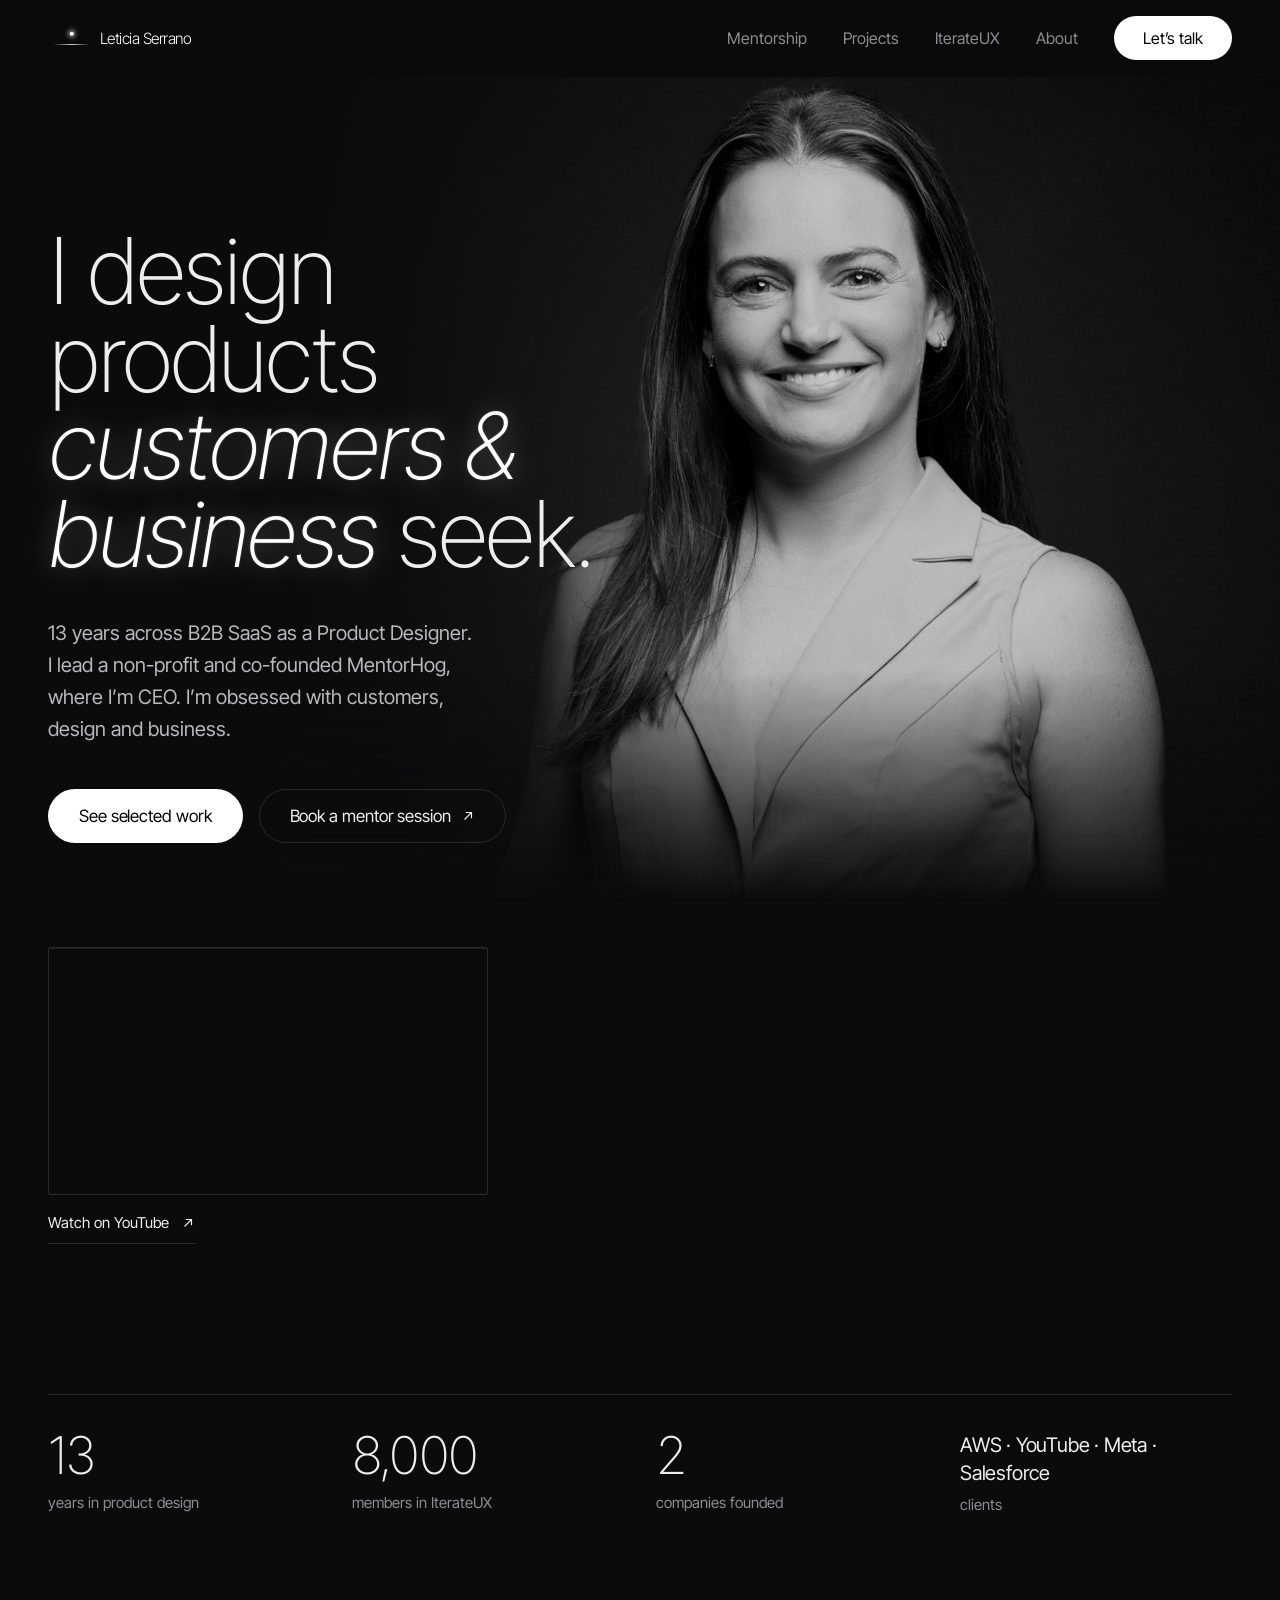
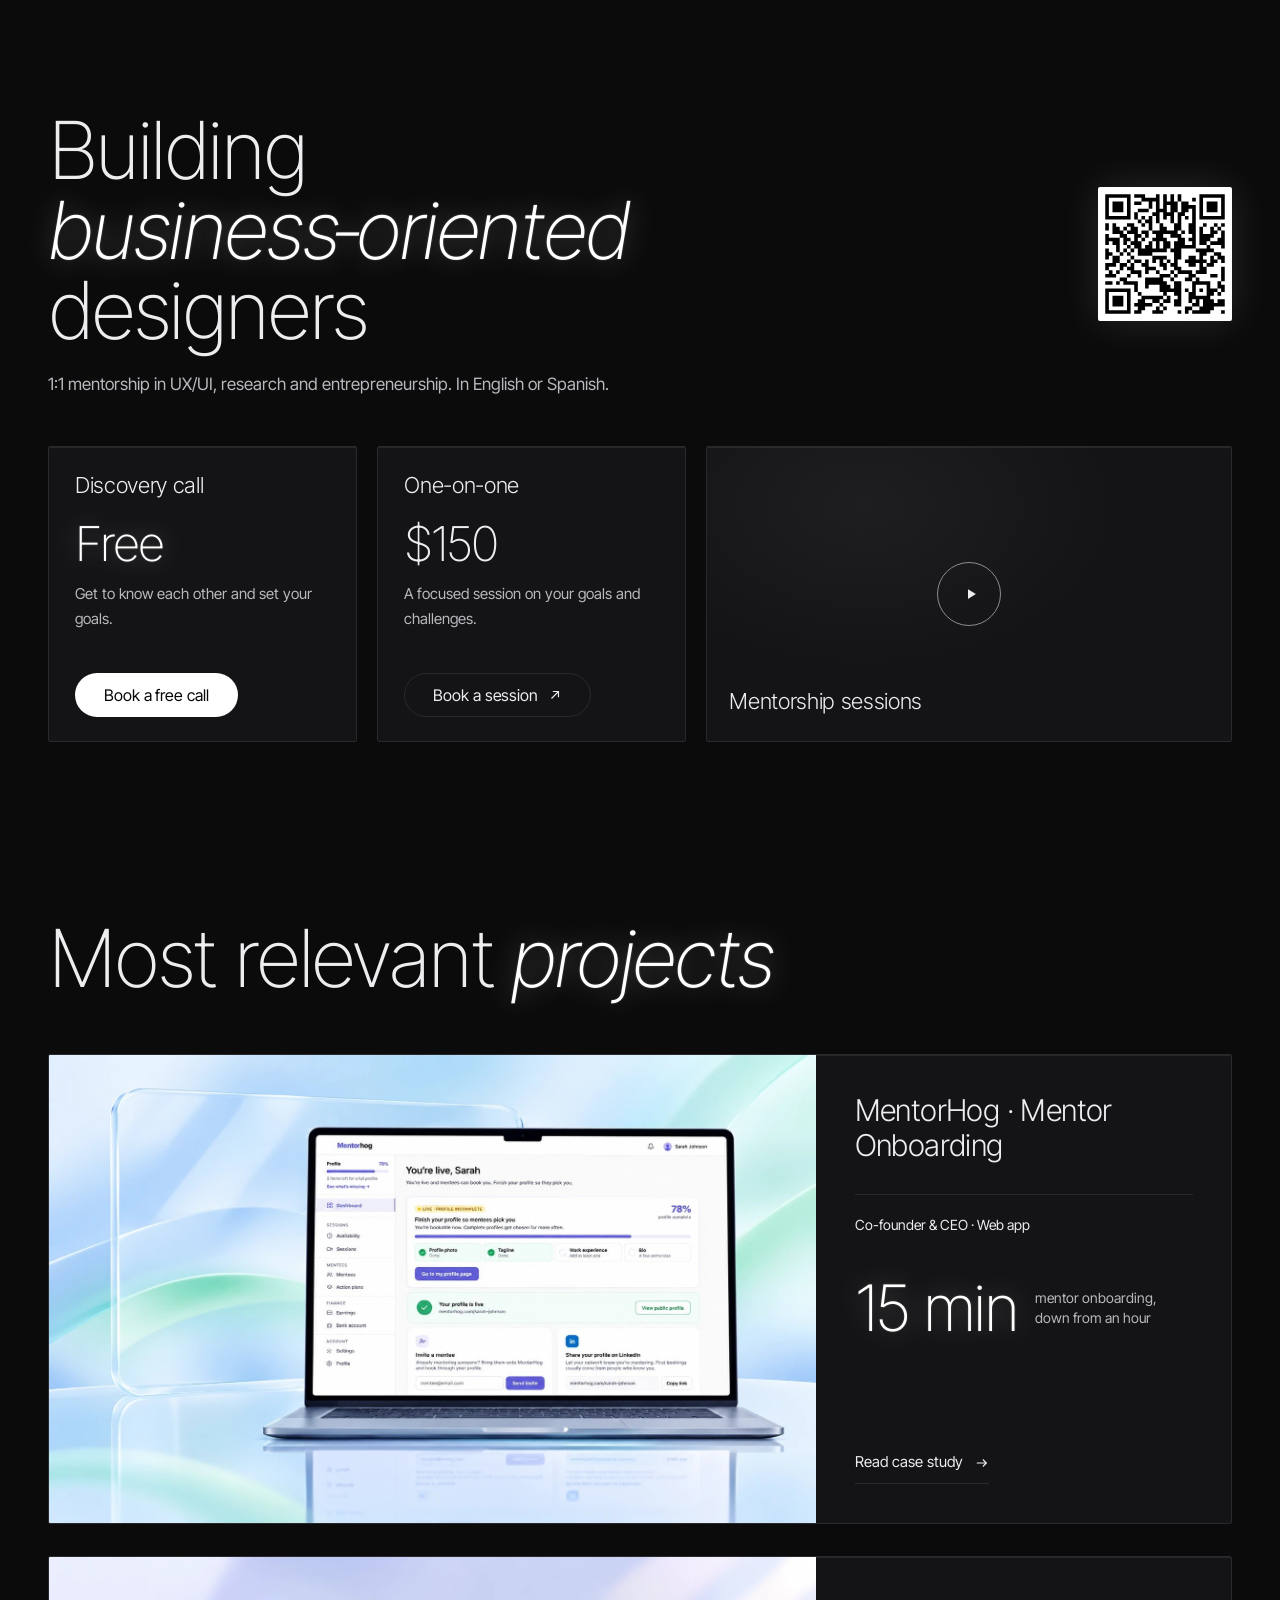
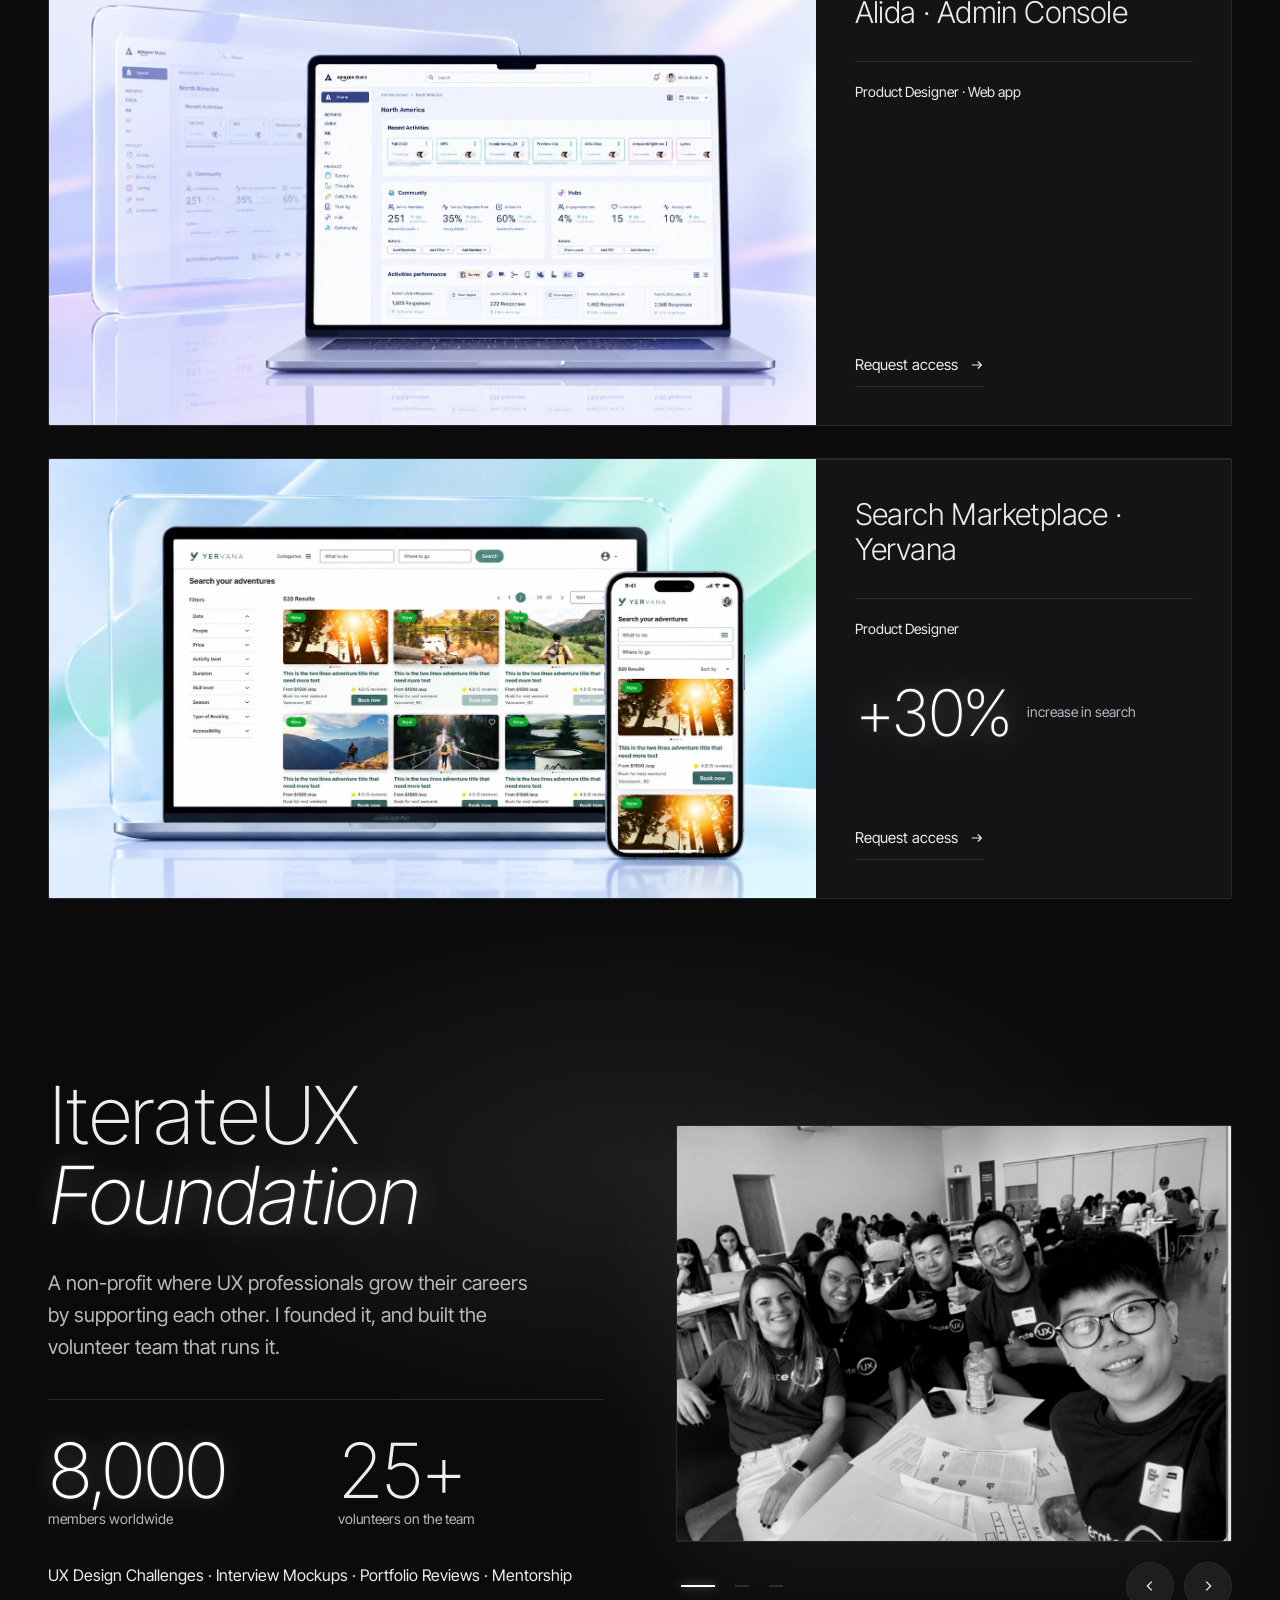
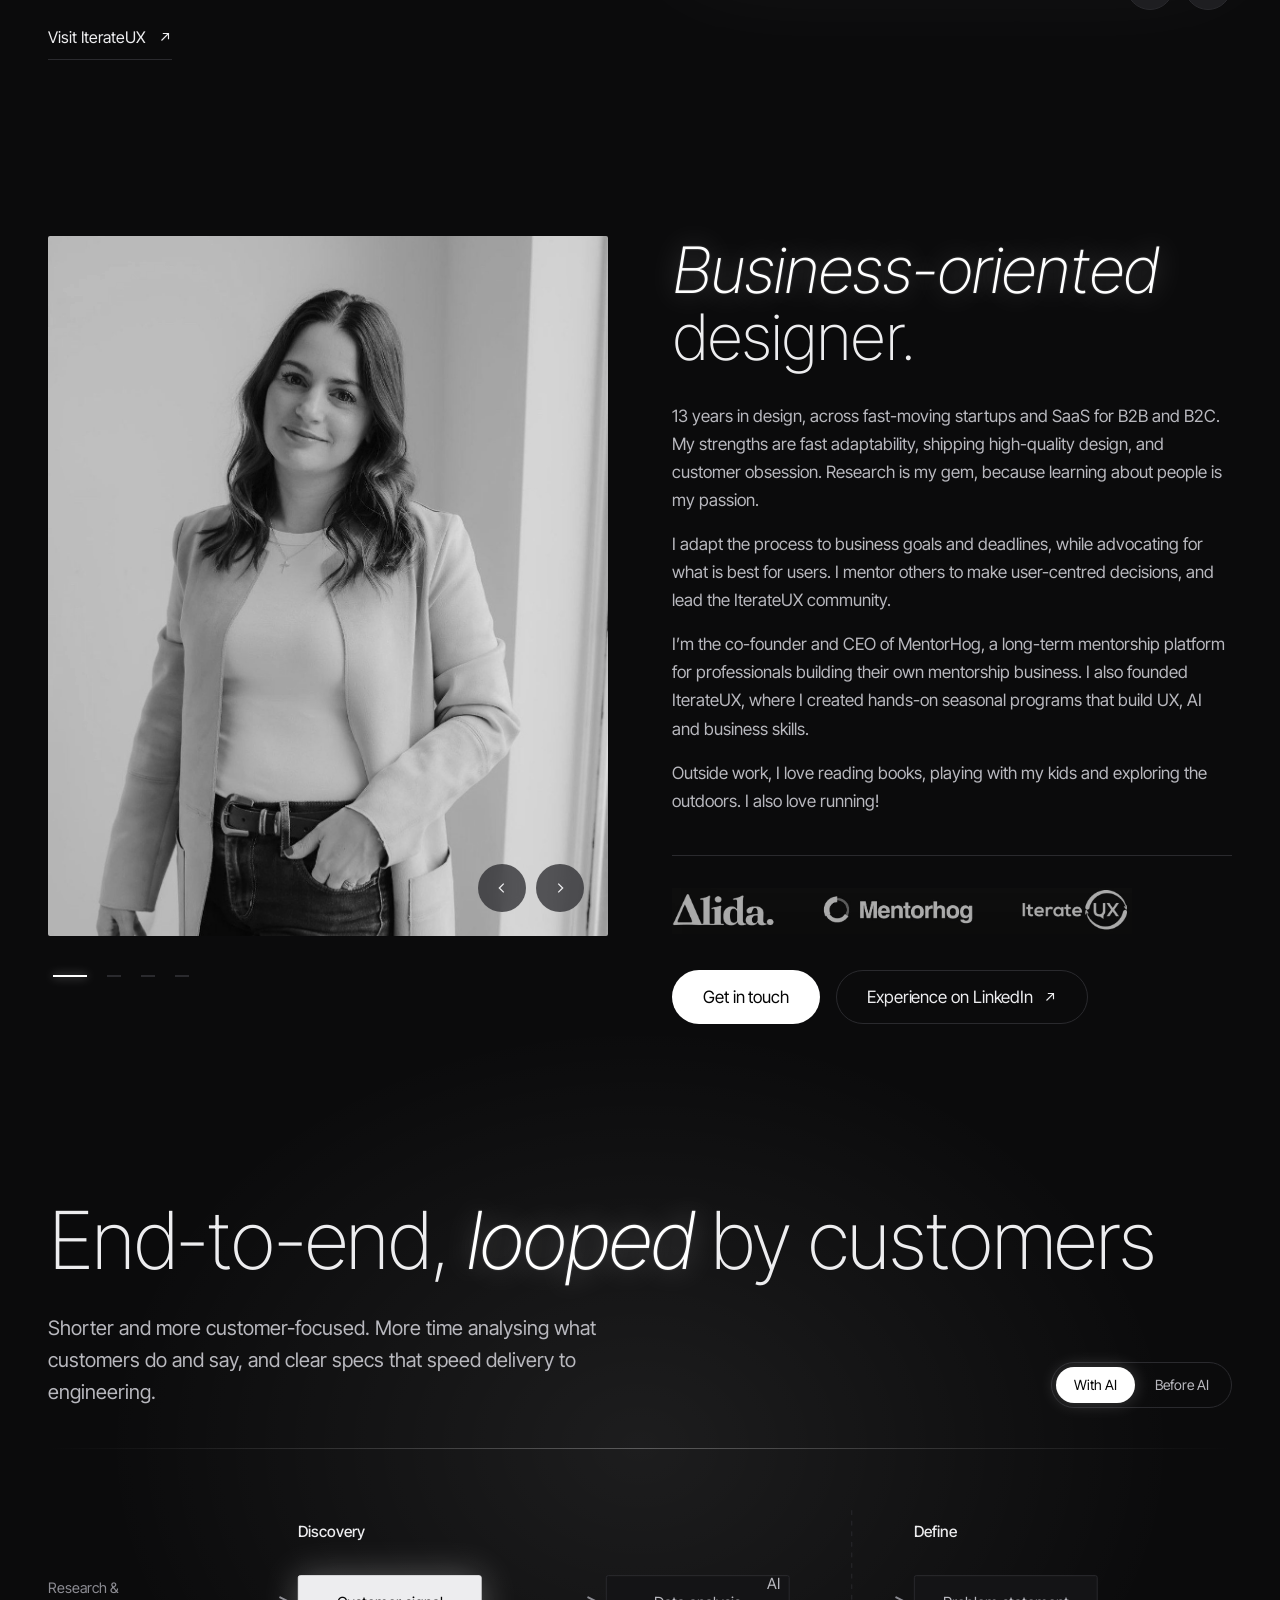
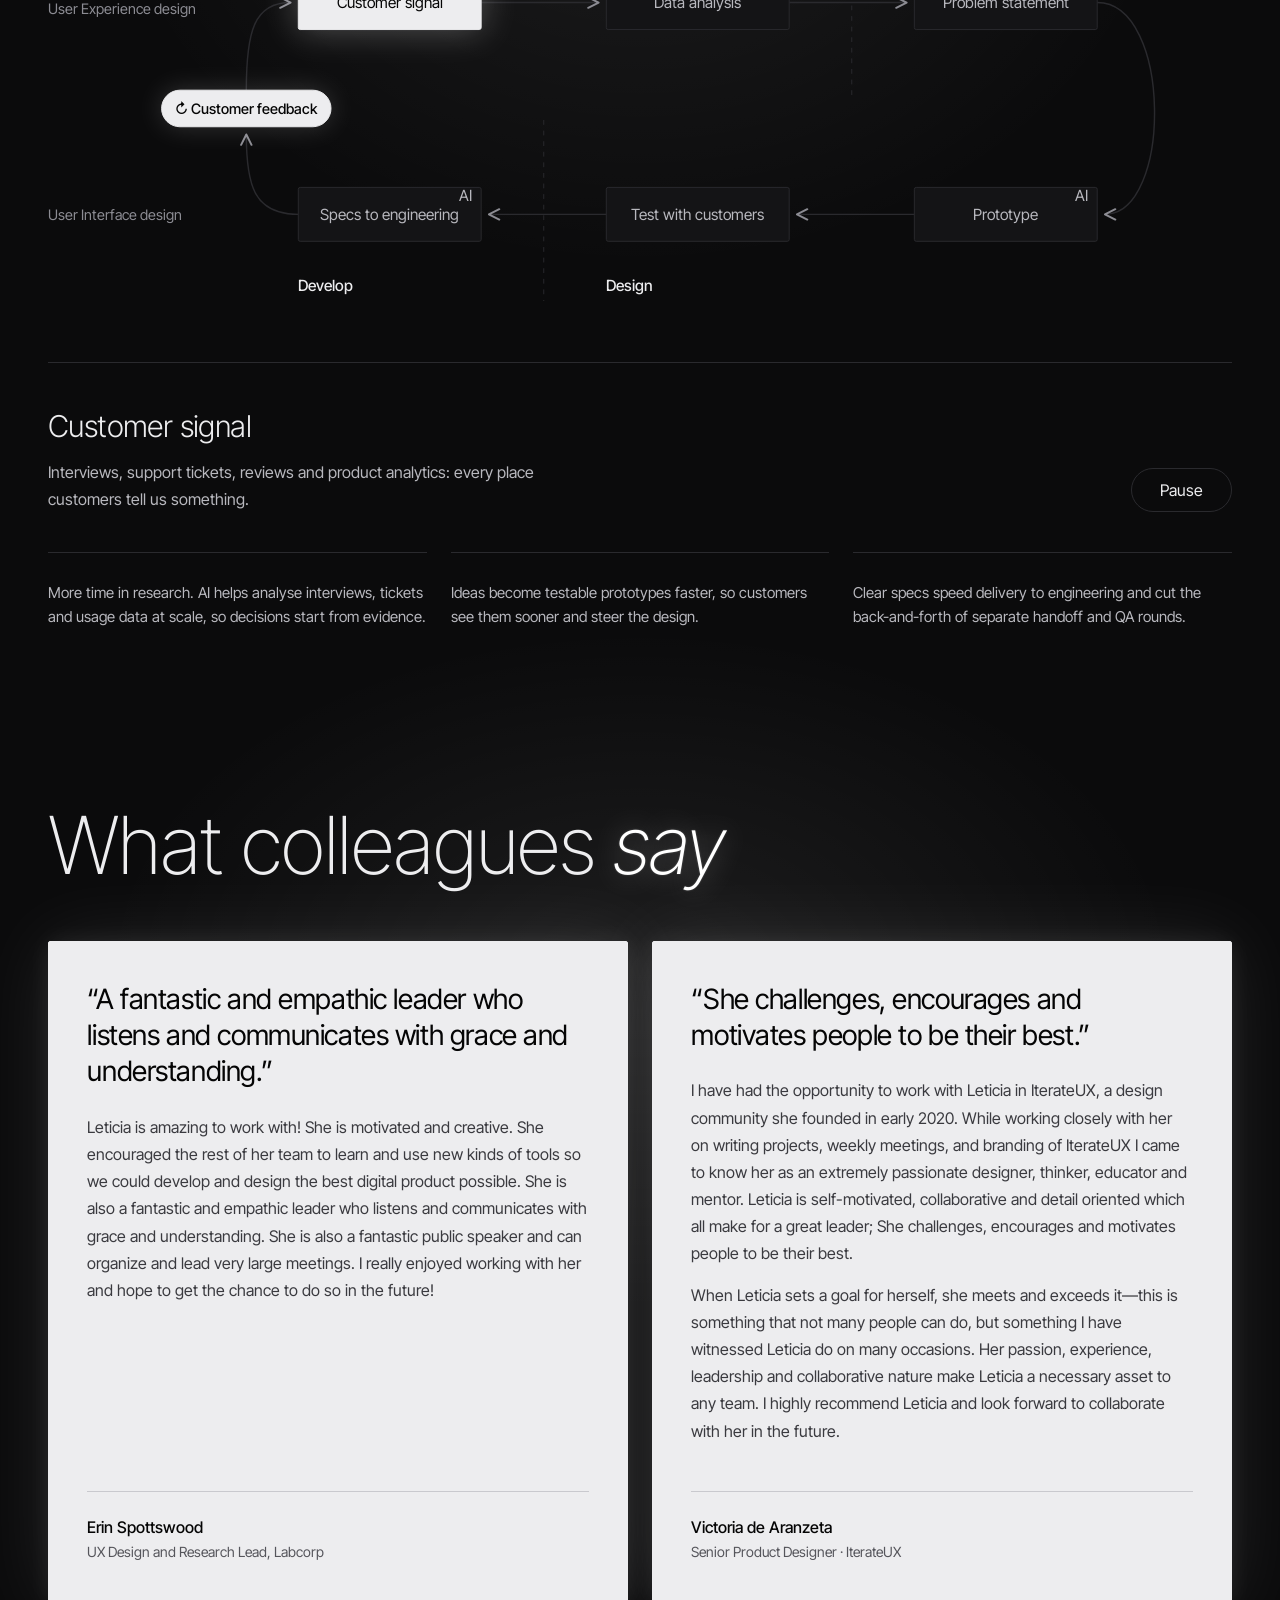
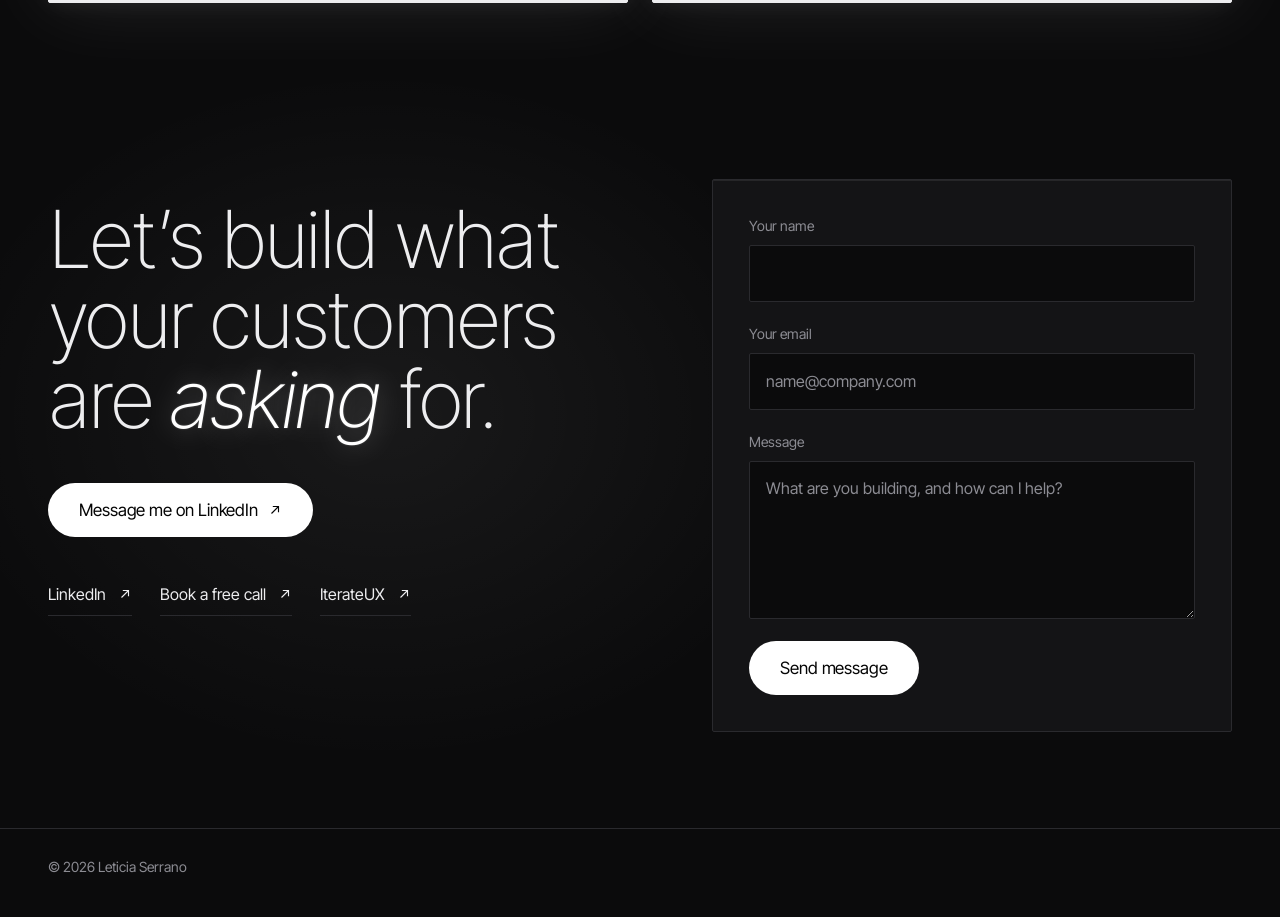
<file: index.html>
<!doctype html>
<html lang="en" class="no-js">
<head>
  <meta charset="utf-8">
  <meta name="viewport" content="width=device-width, initial-scale=1">
  <title>Leticia Serrano</title>
  <meta name="description" content="Product designer with 13 years across B2B SaaS. I lead a non-profit and co-founded MentorHog, where I'm CEO. Obsessed with customers, design and business.">
  <meta name="theme-color" content="#0b0b0c">
  <link rel="icon" href="favicon.ico?v=2" sizes="any">
  <link rel="icon" href="favicon.svg?v=2" type="image/svg+xml">
  <link rel="apple-touch-icon" href="apple-touch-icon.png?v=2">
  <meta property="og:title" content="Leticia Serrano: I design products customers &amp; business seek.">
  <meta property="og:description" content="13 years across B2B SaaS as a product designer. I lead a non-profit and co-founded MentorHog, where I'm CEO.">
  <meta property="og:type" content="website">
  <link rel="preconnect" href="https://fonts.googleapis.com">
  <link rel="preconnect" href="https://fonts.gstatic.com" crossorigin>
  <link rel="stylesheet" href="https://fonts.googleapis.com/css2?family=Inter+Tight:ital,wght@0,200;0,300;0,400;0,500;1,200;1,300&display=swap">
  <link rel="stylesheet" href="assets/styles.css">
</head>
<body>
  <a class="skip" href="#main">Skip to content</a>

  <header class="nav">
    <div class="wrap nav__inner">
      <a class="nav__brand" href="#top"><svg class="nav__logo" focusable="false" xmlns="http://www.w3.org/2000/svg" viewBox="-10 -12 420 58" role="img" aria-label="Leticia Serrano"><defs><linearGradient id="beam2" x1="0" x2="1" y1="0" y2="0"><stop offset="0" stop-color="#FFFFFF" stop-opacity="0"/><stop offset="0.5" stop-color="#FFFFFF"/><stop offset="1" stop-color="#FFFFFF" stop-opacity="0"/></linearGradient><filter id="glow2" x="-100%" y="-100%" width="300%" height="300%"><feGaussianBlur stdDeviation="5"/></filter></defs><g transform="translate(0 4.7) scale(0.8)"><circle cx="45" cy="5" r="10" fill="#FFFFFF" opacity="0.45" filter="url(#glow2)"/><circle cx="45" cy="5" r="5" fill="#FFFFFF"/><rect x="0" y="30" width="90" height="2" fill="url(#beam2)"/></g><text x="90" y="28" font-family="'Inter Tight', Inter, system-ui, sans-serif" font-size="30" font-weight="300" letter-spacing="-1" fill="#FFFFFF">Leticia Serrano</text></svg></a>
      <button class="nav__toggle" type="button" aria-expanded="false" aria-controls="nav-links">Menu</button>
      <ul class="nav__links" id="nav-links">
        <li><a href="#mentoring">Mentorship</a></li>
        <li><a href="#projects">Projects</a></li>
        <li><a href="#iterateux">IterateUX</a></li>
        <li><a href="#about">About</a></li>
        <li><a class="btn btn--primary" href="#contact">Let’s talk</a></li>
      </ul>
    </div>
  </header>

  <main id="main">
    <!-- Hero -->
    <section class="hero hero--photo" id="top" data-spotlight>
      <!-- Full-screen portrait: black and white, with a light that reveals colour under the cursor -->
      <div class="hero__photo">
        <div class="hero__frame">
          <img class="hero__img" src="assets/img/hero-portrait.jpg" alt="Portrait of Leticia Serrano" width="2000" height="1334" fetchpriority="high">
          <img class="hero__img hero__img--color" src="assets/img/hero-portrait.jpg" alt="" aria-hidden="true" width="2000" height="1334">
          <span class="hero__shade" aria-hidden="true"></span>
        </div>
      </div>
      <div class="wrap">
        <h1 class="display-xl hero__title reveal">I design products <span class="lit">customers &amp; business</span> seek.</h1>
        <div class="hero__row">
          <div>
            <p class="body-l hero__lede reveal">13 years across B2B SaaS as a Product Designer. I lead a non-profit and co-founded MentorHog, where I’m CEO. I’m obsessed with customers, design and business.</p>
            <div class="hero__ctas reveal">
              <a class="btn btn--primary btn--lg" href="#projects">See selected work</a>
              <a class="btn btn--ghost btn--lg" href="https://mentorhog.com/mentors/mtr_P4smFbxZ8E8dBrhaFeLAexER" target="_blank" rel="noopener">Book a mentor session <svg class="arrow arrow--ne" viewBox="0 0 16 16" fill="none" stroke="currentColor" stroke-width="1.3" aria-hidden="true"><path d="M4 12L12 4M5.5 4H12v6.5"/></svg></a>
            </div>
          </div>

          <!-- YouTube loads only on click (faster page, no YouTube cookies until someone chooses to watch). -->
          <!-- data-autoplay: starts muted on load (browsers block autoplay with sound). Remove it to go back to click-to-play. -->
          <figure class="video reveal" data-video="9iLDzg0wjt0" data-start="0" data-autoplay>
            <button class="video__play" type="button" aria-label="Play the interview with Jakob Nielsen">
              <!-- Thumbnail comes from YouTube's image server; if it can't load, the dark card shows instead -->
              <img class="video__thumb" src="https://i.ytimg.com/vi/9iLDzg0wjt0/maxresdefault.jpg" alt="" loading="lazy" decoding="async" referrerpolicy="no-referrer">
              <span class="video__icon" aria-hidden="true">
                <svg width="18" height="18" viewBox="0 0 24 24" fill="currentColor"><path d="M8 5.5v13l10.5-6.5z"/></svg>
              </span>
              <span class="video__title">With Jakob Nielsen</span>
            </button>
            <figcaption class="video__cap">
              <!-- TODO: one line on what the interview covers -->
              <a class="link" href="https://www.youtube.com/watch?v=9iLDzg0wjt0" target="_blank" rel="noopener">Watch on YouTube
                <svg class="arrow arrow--ne" viewBox="0 0 16 16" fill="none" stroke="currentColor" stroke-width="1.3" aria-hidden="true"><path d="M4 12L12 4M5.5 4H12v6.5"/></svg>
              </a>
            </figcaption>
          </figure>
        </div>

        <dl class="stats reveal">
          <div><dt class="stat__value">13</dt><dd class="stat__label" style="margin:6px 0 0">years in product design</dd></div>
          <div><dt class="stat__value">8,000</dt><dd class="stat__label" style="margin:6px 0 0">members in IterateUX</dd></div>
          <div><dt class="stat__value">2</dt><dd class="stat__label" style="margin:6px 0 0">companies founded</dd></div>
          <div><dt class="stat__value stat__value--text">AWS · YouTube · Meta · Salesforce</dt><dd class="stat__label" style="margin:6px 0 0">clients</dd></div>
        </dl>
      </div>
    </section>

    <!-- Mentoring -->
    <section class="section" id="mentoring" aria-labelledby="mentoring-title">
      <div class="wrap">
        <div class="mentoring-head reveal">
          <div>
            <h2 class="display" id="mentoring-title" style="max-width:18ch">Building <span class="lit" style="white-space:nowrap">business&#8209;oriented</span> designers</h2>
            <p class="body" style="margin-top:20px;font-size:17px">1:1 mentorship in UX/UI, research and entrepreneurship. In English or Spanish.</p>
          </div>
          <!-- QR encodes the MentorHog profile URL. If that URL changes, regenerate assets/img/qr-mentorhog.svg -->
          <a class="qr" href="https://mentorhog.com/mentors/mtr_P4smFbxZ8E8dBrhaFeLAexER" target="_blank" rel="noopener" aria-label="Book a mentoring session on MentorHog"><img src="assets/img/qr-mentorhog.svg" alt="" width="134" height="134"></a>
        </div>

        <div class="offers">
          <article class="card offer reveal">
            <div class="offer__head"><h3 class="h3 offer__name">Discovery call</h3></div>
            <p class="offer__price glow">Free</p>
            <p class="body">Get to know each other and set your goals.</p>
            <a class="btn btn--primary " href="https://mentorhog.com/mentors/mtr_P4smFbxZ8E8dBrhaFeLAexER" target="_blank" rel="noopener">Book a free call</a>
          </article>
          <article class="card offer reveal">
            <div class="offer__head"><h3 class="h3 offer__name">One-on-one</h3></div>
            <p class="offer__price">$150</p>
            <p class="body">A focused session on your goals and challenges.</p>
            <a class="btn btn--ghost " href="https://mentorhog.com/mentors/mtr_P4smFbxZ8E8dBrhaFeLAexER" target="_blank" rel="noopener">Book a session
              <svg class="arrow" viewBox="0 0 16 16" fill="none" stroke="currentColor" stroke-width="1.3" aria-hidden="true"><path d="M4 12L12 4M5.5 4H12v6.5"/></svg>
            </a>
          </article>
          <div class="offers__video reveal">
            <figure class="video" data-video="arRWCrsRCpI" data-start="0">
              <button class="video__play" type="button" aria-label="Play the video about my mentorship sessions">
                <img class="video__thumb" src="https://i.ytimg.com/vi/arRWCrsRCpI/maxresdefault.jpg" alt="" loading="lazy" decoding="async" referrerpolicy="no-referrer">
                <span class="video__icon" aria-hidden="true">
                  <svg width="18" height="18" viewBox="0 0 24 24" fill="currentColor"><path d="M8 5.5v13l10.5-6.5z"/></svg>
                </span>
                <span class="video__title">Mentorship sessions</span>
              </button>
            </figure>
          </div>
        </div>
      </div>
    </section>

    <!-- Projects -->
    <section class="section" id="projects" aria-labelledby="projects-title">
      <div class="wrap">
        <div class="section-head reveal">
          <h2 class="display" id="projects-title">Most relevant <span class="lit">projects</span></h2>
        </div>

        <div class="projects">
          <article class="project reveal">
            <a class="project__media" href="case-study/mentor-onboarding.html" tabindex="-1" aria-hidden="true"><img src="assets/img/mentorhog-dashboard.jpg" alt="" loading="lazy" width="1606" height="979"></a>
            <div class="project__body">
              <h3 class="project__title">MentorHog · Mentor Onboarding</h3>
              <p class="project__meta">Co-founder &amp; CEO · Web app</p>
              <div class="project__metric">
                <span class="num glow">15 min</span>
                <span class="what">mentor onboarding, down from an hour</span>
              </div>
              <a class="link" href="case-study/mentor-onboarding.html">Read case study
                <svg class="arrow" viewBox="0 0 16 16" fill="none" stroke="currentColor" stroke-width="1.3" aria-hidden="true"><path d="M2 8h11M9 4l4 4-4 4"/></svg>
              </a>
            </div>
          </article>

          <article class="project reveal">
            <div class="project__media"><img src="assets/img/alida-console.jpg" alt="Alida admin console on a laptop: recent activities, community and hub metrics for North America" loading="lazy" width="1605" height="980"></div>
            <div class="project__body">
              <h3 class="project__title">Alida · Admin Console</h3>
              <p class="project__meta">Product Designer · Web app</p>
              <a class="link" href="case-study/alida-admin-console.html">Request access
                <svg class="arrow" viewBox="0 0 16 16" fill="none" stroke="currentColor" stroke-width="1.3" aria-hidden="true"><path d="M2 8h11M9 4l4 4-4 4"/></svg>
              </a>
            </div>
          </article>

          <article class="project reveal">
            <div class="project__media"><img src="assets/img/yervana-marketplace.jpg" alt="Yervana adventure marketplace: search results with filters on a laptop and the same search on a phone" loading="lazy" width="1658" height="949"></div>
            <div class="project__body">
              <h3 class="project__title">Search Marketplace · Yervana</h3>
              <p class="project__meta">Product Designer</p>
              <div class="project__metric">
                <span class="num glow">+30%</span>
                <span class="what">increase in search</span>
              </div>
              <a class="link" href="case-study/yervana-marketplace.html">Request access
                <svg class="arrow" viewBox="0 0 16 16" fill="none" stroke="currentColor" stroke-width="1.3" aria-hidden="true"><path d="M2 8h11M9 4l4 4-4 4"/></svg>
              </a>
            </div>
          </article>
        </div>
      </div>
    </section>

    <!-- IterateUX -->
    <section class="section section--spot" id="iterateux" aria-labelledby="iux-title">
      <div class="wrap split">
        <div class="reveal">
          <h2 class="display" id="iux-title">IterateUX<br><span class="lit">Foundation</span></h2>
          <p class="body-l" style="margin-top:32px;max-width:40ch">A non-profit where UX professionals grow their careers by supporting each other. I founded it, and built the volunteer team that runs it.</p>
          <div class="metrics-2">
            <div><div class="big-num glow">8,000</div><div class="small" style="color:var(--soft)">members worldwide</div></div>
            <div><div class="big-num">25+</div><div class="small" style="color:var(--soft)">volunteers on the team</div></div>
          </div>
          <p style="margin:32px 0 0;color:var(--ink)">UX Design Challenges · Interview Mockups · Portfolio Reviews · Mentorship</p>
          <!-- TODO: confirm the IterateUX URL -->
          <a class="link" href="https://iterateux.com" target="_blank" rel="noopener" style="margin-top:36px">Visit IterateUX
            <svg class="arrow arrow--ne" viewBox="0 0 16 16" fill="none" stroke="currentColor" stroke-width="1.3" aria-hidden="true"><path d="M4 12L12 4M5.5 4H12v6.5"/></svg>
          </a>
        </div>
        <div class="carousel carousel--wide reveal" data-carousel tabindex="0" aria-roledescription="carousel" aria-label="Photos of the IterateUX team">
          <div class="carousel__track">
            <div class="carousel__slide is-active" aria-roledescription="slide" aria-label="1 of 3">
              <img src="assets/img/iterateux-team.jpg" alt="Leticia with IterateUX volunteers at a full in-person community event" loading="lazy" width="1722" height="1284">
            </div>
            <div class="carousel__slide" aria-roledescription="slide" aria-label="2 of 3">
              <img src="assets/img/iterateux-event.jpg" alt="Around forty IterateUX members posing together after an in-person workshop" loading="lazy" width="1600" height="1200">
            </div>
            <div class="carousel__slide carousel__slide--fit" aria-roledescription="slide" aria-label="3 of 3">
              <!-- Other volunteers' names are blurred: get their OK before showing names on a public site -->
              <img src="assets/img/iterateux-call.jpg" alt="Leticia and eight IterateUX volunteers on a holiday video call" loading="lazy" width="1600" height="937">
            </div>
          </div>
          <div class="carousel__foot">
            <div class="carousel__dots">
              <button class="carousel__dot" type="button" aria-label="Show photo 1"></button>
              <button class="carousel__dot" type="button" aria-label="Show photo 2"></button>
              <button class="carousel__dot" type="button" aria-label="Show photo 3"></button>
            </div>
            <div class="carousel__btns">
              <button class="carousel__btn" type="button" data-prev aria-label="Previous photo">
                <svg width="14" height="14" viewBox="0 0 16 16" fill="none" stroke="currentColor" stroke-width="1.5" aria-hidden="true"><path d="M10 3L5 8l5 5"/></svg>
              </button>
              <button class="carousel__btn" type="button" data-next aria-label="Next photo">
                <svg width="14" height="14" viewBox="0 0 16 16" fill="none" stroke="currentColor" stroke-width="1.5" aria-hidden="true"><path d="M6 3l5 5-5 5"/></svg>
              </button>
            </div>
          </div>
        </div>
      </div>
    </section>

    <!-- About -->
    <section class="section" id="about" aria-labelledby="about-title">
      <div class="wrap about">
        <div class="carousel reveal" data-carousel tabindex="0" aria-roledescription="carousel" aria-label="Photos of Leticia">
          <div class="carousel__track">
            <div class="carousel__slide is-active" aria-roledescription="slide" aria-label="1 of 4">
              <img src="assets/img/about-1-portrait.jpg" alt="Leticia Serrano smiling, in a light blazer against a white wall" width="1179" height="1649">
            </div>
            <div class="carousel__slide" aria-roledescription="slide" aria-label="2 of 4">
              <img src="assets/img/about-2-sofa.jpg" alt="Leticia smiling, seated on a sofa in a white shirt" loading="lazy" width="1200" height="1600">
            </div>
            <div class="carousel__slide" aria-roledescription="slide" aria-label="3 of 4">
              <img src="assets/img/about-3-reading.jpg" alt="Leticia reading a book on product design at home" loading="lazy" width="1179" height="1641">
            </div>
            <div class="carousel__slide" aria-roledescription="slide" aria-label="4 of 4">
              <img src="assets/img/about-4-laptop.jpg" alt="Leticia laughing on a sofa with her laptop" loading="lazy" width="1179" height="1646">
            </div>
            <div class="carousel__btns">
              <button class="carousel__btn" type="button" data-prev aria-label="Previous photo">
                <svg width="14" height="14" viewBox="0 0 16 16" fill="none" stroke="currentColor" stroke-width="1.5" aria-hidden="true"><path d="M10 3L5 8l5 5"/></svg>
              </button>
              <button class="carousel__btn" type="button" data-next aria-label="Next photo">
                <svg width="14" height="14" viewBox="0 0 16 16" fill="none" stroke="currentColor" stroke-width="1.5" aria-hidden="true"><path d="M6 3l5 5-5 5"/></svg>
              </button>
            </div>
          </div>
          <div class="carousel__dots">
            <button class="carousel__dot" type="button" aria-label="Show photo 1"></button>
            <button class="carousel__dot" type="button" aria-label="Show photo 2"></button>
            <button class="carousel__dot" type="button" aria-label="Show photo 3"></button>
            <button class="carousel__dot" type="button" aria-label="Show photo 4"></button>
          </div>
        </div>

        <div class="reveal">
          <h2 class="h1" id="about-title" style="font-weight:200;font-size:clamp(40px,5vw,64px)"><span class="lit">Business-oriented</span> designer.</h2>
          <p class="body" style="margin-top:32px;font-size:17px">13 years in design, across fast-moving startups and SaaS for B2B and B2C. My strengths are fast adaptability, shipping high-quality design, and customer obsession. Research is my gem, because learning about people is my passion.</p>
          <p class="body" style="margin-top:16px;font-size:17px">I adapt the process to business goals and deadlines, while advocating for what is best for users. I mentor others to make user-centred decisions, and lead the IterateUX community.</p>
          <p class="body about-personal">I’m the co-founder and CEO of MentorHog, a long-term mentorship platform for professionals building their own mentorship business. I also founded IterateUX, where I created hands-on seasonal programs that build UX, AI and business skills.</p>
          <p class="body about-personal">Outside work, I love reading books, playing with my kids and exploring the outdoors. I also love running!</p>

          <div class="logos">
            <img src="assets/img/logos.jpg" alt="Alida, MentorHog, IterateUX" width="1319" height="133">
          </div>
          <div class="hero__ctas" style="margin-top:36px">
            <a class="btn btn--primary btn--lg" href="#contact">Get in touch</a>
            <a class="btn btn--ghost btn--lg" href="https://www.linkedin.com/in/leticiacserrano/" target="_blank" rel="noopener">Experience on LinkedIn <svg class="arrow arrow--ne" viewBox="0 0 16 16" fill="none" stroke="currentColor" stroke-width="1.3" aria-hidden="true"><path d="M4 12L12 4M5.5 4H12v6.5"/></svg></a>
          </div>
        </div>
      </div>
    </section>

    <!-- Process -->
    <section class="section section--spot" id="process" aria-labelledby="process-title">
      <div class="wrap">
        <h2 class="display reveal" id="process-title">End-to-end, <span class="lit">looped</span> by customers</h2>
        <div class="flow reveal" data-flow>
          <div class="flow-head">
            <p class="body-l flow-intro" data-flow-intro>Shorter and more customer-focused. More time analysing what customers do and say, and clear specs that speed delivery to engineering.</p>
            <div class="flow-switch">
              <div class="seg" role="group" aria-label="Compare processes"><button type="button" data-flow-tab="ai" aria-pressed="true">With AI</button><button type="button" data-flow-tab="old" aria-pressed="false">Before AI</button></div>
            </div>
          </div>
          <hr class="beam" style="margin-top:40px">
          <div class="flow-mode" data-flow-mode="ai">
            <svg class="flow-svg" viewBox="0 0 1230 450" role="group" aria-label="With AI: 6 steps across two tracks, looped by customer feedback">
              <defs><marker id="flow-arrow-ai" viewBox="0 0 10 10" refX="9" refY="5" markerWidth="9" markerHeight="9" orient="auto-start-reverse"><path d="M1 1L9 5L1 9" class="flow-arrowhead"/></marker></defs>
              <line class="flow-divider" x1="835" y1="22" x2="835" y2="216"/>
              <line class="flow-divider" x1="515" y1="240" x2="515" y2="428"/>
              <text class="flow-phase" x="260" y="50">Discovery</text><text class="flow-phase" x="900" y="50">Define</text><text class="flow-phase" x="260" y="418">Develop</text><text class="flow-phase" x="580" y="418">Design</text>
              <text class="flow-track" x="0" y="108">Research &amp;</text>
              <text class="flow-track" x="0" y="130">User Experience design</text>
              <text class="flow-track" x="0" y="338" dominant-baseline="central">User Interface design</text>
              <path class="flow-edge" data-from="signal" d="M450 118 H572" marker-end="url(#flow-arrow-ai)"/><path class="flow-edge" data-from="analysis" d="M770 118 H892" marker-end="url(#flow-arrow-ai)"/><path class="flow-edge" data-from="problem" d="M1090 118 C1168 118 1168 338 1098 338" marker-end="url(#flow-arrow-ai)"/><path class="flow-edge" data-from="prototype" d="M900 338 H778" marker-end="url(#flow-arrow-ai)"/><path class="flow-edge" data-from="test" d="M580 338 H458" marker-end="url(#flow-arrow-ai)"/><path class="flow-edge" data-from="specs" d="M260 338 C214 338 206 308 206 255" marker-end="url(#flow-arrow-ai)"/><path class="flow-edge" data-from="feedback" d="M206 209 C206 148 214 118 252 118" marker-end="url(#flow-arrow-ai)"/>
              <g class="flow-node" data-step="signal" tabindex="0" role="button" aria-pressed="false" aria-label="Customer signal, Discovery"><rect x="260" y="90" width="190" height="56" rx="2"/><text x="355.0" y="118.0" text-anchor="middle" dominant-baseline="central">Customer signal</text></g><g class="flow-node flow-node--ai" data-step="analysis" tabindex="0" role="button" aria-pressed="false" aria-label="Data analysis, Discovery, AI-assisted"><rect x="580" y="90" width="190" height="56" rx="2"/><text x="675.0" y="118.0" text-anchor="middle" dominant-baseline="central">Data analysis</text><text class="flow-ai" x="760" y="104" text-anchor="end">AI</text></g><g class="flow-node" data-step="problem" tabindex="0" role="button" aria-pressed="false" aria-label="Problem statement, Define"><rect x="900" y="90" width="190" height="56" rx="2"/><text x="995.0" y="118.0" text-anchor="middle" dominant-baseline="central">Problem statement</text></g><g class="flow-node flow-node--ai" data-step="prototype" tabindex="0" role="button" aria-pressed="false" aria-label="Prototype, Design, AI-assisted"><rect x="900" y="310" width="190" height="56" rx="2"/><text x="995.0" y="338.0" text-anchor="middle" dominant-baseline="central">Prototype</text><text class="flow-ai" x="1080" y="324" text-anchor="end">AI</text></g><g class="flow-node" data-step="test" tabindex="0" role="button" aria-pressed="false" aria-label="Test with customers, Design"><rect x="580" y="310" width="190" height="56" rx="2"/><text x="675.0" y="338.0" text-anchor="middle" dominant-baseline="central">Test with customers</text></g><g class="flow-node flow-node--ai" data-step="specs" tabindex="0" role="button" aria-pressed="false" aria-label="Specs to engineering, Develop, AI-assisted"><rect x="260" y="310" width="190" height="56" rx="2"/><text x="355.0" y="338.0" text-anchor="middle" dominant-baseline="central">Specs to engineering</text><text class="flow-ai" x="440" y="324" text-anchor="end">AI</text></g>
              <g class="flow-node flow-node--lit" data-step="feedback" tabindex="0" role="button" aria-pressed="false" aria-label="Customer feedback, back to the start"><rect x="118" y="209" width="176" height="38" rx="19"/><text x="206" y="228" text-anchor="middle" dominant-baseline="central">↻ Customer feedback</text></g>
            </svg>
            <ol class="flow-list" aria-label="With AI steps">
              <li><button class="flow-item" type="button" data-step="signal" aria-pressed="false"><span class="flow-item__label">Customer signal</span></button></li>
              <li><button class="flow-item" type="button" data-step="analysis" aria-pressed="false"><span class="flow-item__label">Data analysis</span><span class="flow-item__ai">AI</span></button></li>
              <li><button class="flow-item" type="button" data-step="problem" aria-pressed="false"><span class="flow-item__label">Problem statement</span></button></li>
              <li><button class="flow-item" type="button" data-step="prototype" aria-pressed="false"><span class="flow-item__label">Prototype</span><span class="flow-item__ai">AI</span></button></li>
              <li><button class="flow-item" type="button" data-step="test" aria-pressed="false"><span class="flow-item__label">Test with customers</span></button></li>
              <li><button class="flow-item" type="button" data-step="specs" aria-pressed="false"><span class="flow-item__label">Specs to engineering</span><span class="flow-item__ai">AI</span></button></li>
              <li><button class="flow-item flow-item--lit" type="button" data-step="feedback" aria-pressed="false"><span class="flow-item__label">Customer feedback</span></button></li>
            </ol>
          </div>
          <div class="flow-mode" data-flow-mode="old" hidden>
            <svg class="flow-svg" viewBox="0 0 1230 450" role="group" aria-label="Before AI: 8 steps across two tracks, looped by customer feedback">
              <defs><marker id="flow-arrow-old" viewBox="0 0 10 10" refX="9" refY="5" markerWidth="9" markerHeight="9" orient="auto-start-reverse"><path d="M1 1L9 5L1 9" class="flow-arrowhead"/></marker></defs>
              <line class="flow-divider" x1="675" y1="22" x2="675" y2="216"/>
              <line class="flow-divider" x1="675" y1="240" x2="675" y2="428"/>
              <text class="flow-phase" x="260" y="50">Discovery</text><text class="flow-phase" x="687" y="50">Define</text><text class="flow-phase" x="260" y="418">Develop</text><text class="flow-phase" x="687" y="418">Design</text>
              <text class="flow-track" x="0" y="108">Research &amp;</text>
              <text class="flow-track" x="0" y="130">User Experience design</text>
              <text class="flow-track" x="0" y="338" dominant-baseline="central">User Interface design</text>
              <path class="flow-edge" data-from="req" d="M450 118 H465" marker-end="url(#flow-arrow-old)"/><path class="flow-edge" data-from="research" d="M663 118 H679" marker-end="url(#flow-arrow-old)"/><path class="flow-edge" data-from="problem-old" d="M877 118 H892" marker-end="url(#flow-arrow-old)"/><path class="flow-edge" data-from="solution" d="M1090 118 C1168 118 1168 338 1098 338" marker-end="url(#flow-arrow-old)"/><path class="flow-edge" data-from="design" d="M900 338 H885" marker-end="url(#flow-arrow-old)"/><path class="flow-edge" data-from="testing" d="M687 338 H671" marker-end="url(#flow-arrow-old)"/><path class="flow-edge" data-from="handoffs" d="M473 338 H458" marker-end="url(#flow-arrow-old)"/><path class="flow-edge" data-from="qa" d="M260 338 C214 338 206 308 206 255" marker-end="url(#flow-arrow-old)"/><path class="flow-edge" data-from="feedback" d="M206 209 C206 148 214 118 252 118" marker-end="url(#flow-arrow-old)"/>
              <g class="flow-node" data-step="req" tabindex="0" role="button" aria-pressed="false" aria-label="Requirements, Discovery"><rect x="260" y="90" width="190" height="56" rx="2"/><text x="355.0" y="118.0" text-anchor="middle" dominant-baseline="central">Requirements</text></g><g class="flow-node" data-step="research" tabindex="0" role="button" aria-pressed="false" aria-label="Research, Discovery"><rect x="473" y="90" width="190" height="56" rx="2"/><text x="568.0" y="118.0" text-anchor="middle" dominant-baseline="central">Research</text></g><g class="flow-node" data-step="problem-old" tabindex="0" role="button" aria-pressed="false" aria-label="Problem Statement, Define"><rect x="687" y="90" width="190" height="56" rx="2"/><text x="782.0" y="118.0" text-anchor="middle" dominant-baseline="central">Problem Statement</text></g><g class="flow-node" data-step="solution" tabindex="0" role="button" aria-pressed="false" aria-label="Solution exploration, Define"><rect x="900" y="90" width="190" height="56" rx="2"/><text x="995.0" y="118.0" text-anchor="middle" dominant-baseline="central">Solution exploration</text></g><g class="flow-node" data-step="design" tabindex="0" role="button" aria-pressed="false" aria-label="Design, Design"><rect x="900" y="310" width="190" height="56" rx="2"/><text x="995.0" y="338.0" text-anchor="middle" dominant-baseline="central">Design</text></g><g class="flow-node" data-step="testing" tabindex="0" role="button" aria-pressed="false" aria-label="Testing, Design"><rect x="687" y="310" width="190" height="56" rx="2"/><text x="782.0" y="338.0" text-anchor="middle" dominant-baseline="central">Testing</text></g><g class="flow-node" data-step="handoffs" tabindex="0" role="button" aria-pressed="false" aria-label="Handoffs, Develop"><rect x="473" y="310" width="190" height="56" rx="2"/><text x="568.0" y="338.0" text-anchor="middle" dominant-baseline="central">Handoffs</text></g><g class="flow-node" data-step="qa" tabindex="0" role="button" aria-pressed="false" aria-label="Design QA, Develop"><rect x="260" y="310" width="190" height="56" rx="2"/><text x="355.0" y="338.0" text-anchor="middle" dominant-baseline="central">Design QA</text></g>
              <g class="flow-node flow-node--lit" data-step="feedback" tabindex="0" role="button" aria-pressed="false" aria-label="Customer feedback, back to the start"><rect x="118" y="209" width="176" height="38" rx="19"/><text x="206" y="228" text-anchor="middle" dominant-baseline="central">↻ Customer feedback</text></g>
            </svg>
            <ol class="flow-list" aria-label="Before AI steps">
              <li><button class="flow-item" type="button" data-step="req" aria-pressed="false"><span class="flow-item__label">Requirements</span></button></li>
              <li><button class="flow-item" type="button" data-step="research" aria-pressed="false"><span class="flow-item__label">Research</span></button></li>
              <li><button class="flow-item" type="button" data-step="problem-old" aria-pressed="false"><span class="flow-item__label">Problem Statement</span></button></li>
              <li><button class="flow-item" type="button" data-step="solution" aria-pressed="false"><span class="flow-item__label">Solution exploration</span></button></li>
              <li><button class="flow-item" type="button" data-step="design" aria-pressed="false"><span class="flow-item__label">Design</span></button></li>
              <li><button class="flow-item" type="button" data-step="testing" aria-pressed="false"><span class="flow-item__label">Testing</span></button></li>
              <li><button class="flow-item" type="button" data-step="handoffs" aria-pressed="false"><span class="flow-item__label">Handoffs</span></button></li>
              <li><button class="flow-item" type="button" data-step="qa" aria-pressed="false"><span class="flow-item__label">Design QA</span></button></li>
              <li><button class="flow-item flow-item--lit" type="button" data-step="feedback" aria-pressed="false"><span class="flow-item__label">Customer feedback</span></button></li>
            </ol>
          </div>
          <div class="flow-panel">
            <div class="flow-detail" aria-live="polite">
              <h3 class="flow-detail__title" data-flow-title>Customer signal</h3>
              <p class="body" data-flow-text>Interviews, support tickets, reviews and product analytics: every place customers tell us something.</p>
            </div>
            <div class="flow-controls">
              <button class="btn btn--ghost" type="button" data-flow-play>Play the loop</button>
            </div>
          </div>
          <ul class="flow-changes" data-flow-only="ai">
            <li><p>More time in research. AI helps analyse interviews, tickets and usage data at scale, so decisions start from evidence.</p></li>
            <li><p>Ideas become testable prototypes faster, so customers see them sooner and steer the design.</p></li>
            <li><p>Clear specs speed delivery to engineering and cut the back-and-forth of separate handoff and QA rounds.</p></li>
          </ul>
          <script type="application/json" data-flow-steps>{"ai": {"intro": "Shorter and more customer-focused. More time analysing what customers do and say, and clear specs that speed delivery to engineering.", "steps": [{"id": "signal", "label": "Customer signal", "phase": "Discovery", "track": "Research & UX design", "ai": false, "text": "Interviews, support tickets, reviews and product analytics: every place customers tell us something."}, {"id": "analysis", "label": "Data analysis", "phase": "Discovery", "track": "Research & UX design", "ai": true, "text": "AI helps sort and cluster large volumes of feedback and usage data. I check the patterns against real conversations before acting on them."}, {"id": "problem", "label": "Problem statement", "phase": "Define", "track": "Research & UX design", "ai": false, "text": "A problem backed by evidence, agreed with the team before design starts."}, {"id": "prototype", "label": "Prototype", "phase": "Design", "track": "UI design", "ai": true, "text": "AI speeds up exploring directions and building testable prototypes, so ideas reach customers sooner."}, {"id": "test", "label": "Test with customers", "phase": "Design", "track": "UI design", "ai": false, "text": "Customers try the prototype. What confuses them goes straight back into the design."}, {"id": "specs", "label": "Specs to engineering", "phase": "Develop", "track": "UI design", "ai": true, "text": "Clear specs, states and edge cases handed to engineering, so the build starts without back-and-forth."}, {"id": "feedback", "label": "Customer feedback", "phase": "Every release", "track": "The loop", "ai": false, "text": "After launch, what customers say and do goes straight back into the start of the process."}]}, "old": {"intro": "The full eight-step process, from requirements to design QA, with research and interface design run as separate tracks.", "steps": [{"id": "req", "label": "Requirements", "phase": "Discovery", "track": "Research & UX design", "ai": false, "text": "Business goals, constraints and what customers have already told us, gathered before any solution."}, {"id": "research", "label": "Research", "phase": "Discovery", "track": "Research & UX design", "ai": false, "text": "Interviews, data and sessions with real users to find where they struggle and why."}, {"id": "problem-old", "label": "Problem Statement", "phase": "Define", "track": "Research & UX design", "ai": false, "text": "One clear problem worth solving, agreed with the team before design starts."}, {"id": "solution", "label": "Solution exploration", "phase": "Define", "track": "Research & UX design", "ai": false, "text": "Several directions, weighed against effort and impact before committing to one."}, {"id": "design", "label": "Design", "phase": "Design", "track": "UI design", "ai": false, "text": "Flows and interface for the chosen direction, built on the design system."}, {"id": "testing", "label": "Testing", "phase": "Design", "track": "UI design", "ai": false, "text": "Real users try it before it ships. What confuses them goes back into the design."}, {"id": "handoffs", "label": "Handoffs", "phase": "Develop", "track": "UI design", "ai": false, "text": "Specs, states and edge cases handed to engineering, with the reasoning behind them."}, {"id": "qa", "label": "Design QA", "phase": "Develop", "track": "UI design", "ai": false, "text": "The built product checked against the design before release."}, {"id": "feedback", "label": "Customer feedback", "phase": "Every release", "track": "The loop", "ai": false, "text": "After launch, what customers say and do goes straight back into the start of the process."}]}}</script>
        </div>
      </div>
    </section>

    <!-- Testimonials -->
    <section class="section section--spot" id="feedback" aria-labelledby="feedback-title">
      <div class="wrap">
        <h2 class="display reveal" id="feedback-title">What colleagues <span class="lit">say</span></h2>
        <div class="testimonials">
          <figure class="card card--lit testimonial reveal" style="margin:0">
            <blockquote style="margin:0">
              <p class="quote__text">“A fantastic and empathic leader who listens and communicates with grace and understanding.”</p>
              <div class="testimonial__body">
                <p>Leticia is amazing to work with! She is motivated and creative. She encouraged the rest of her team to learn and use new kinds of tools so we could develop and design the best digital product possible. She is also a fantastic and empathic leader who listens and communicates with grace and understanding. She is also a fantastic public speaker and can organize and lead very large meetings. I really enjoyed working with her and hope to get the chance to do so in the future!</p>
              </div>
            </blockquote>
            <div class="testimonial__spacer"></div>
            <figcaption class="testimonial__who">
              <div class="testimonial__name">Erin Spottswood</div>
              <div class="testimonial__role">UX Design and Research Lead, Labcorp</div>
            </figcaption>
          </figure>
          <figure class="card card--lit testimonial reveal" style="margin:0">
            <blockquote style="margin:0">
              <p class="quote__text">“She challenges, encourages and motivates people to be their best.”</p>
              <div class="testimonial__body">
                <p>I have had the opportunity to work with Leticia in IterateUX, a design community she founded in early 2020. While working closely with her on writing projects, weekly meetings, and branding of IterateUX I came to know her as an extremely passionate designer, thinker, educator and mentor. Leticia is self-motivated, collaborative and detail oriented which all make for a great leader; She challenges, encourages and motivates people to be their best.</p>
                <p>When Leticia sets a goal for herself, she meets and exceeds it—this is something that not many people can do, but something I have witnessed Leticia do on many occasions. Her passion, experience, leadership and collaborative nature make Leticia a necessary asset to any team. I highly recommend Leticia and look forward to collaborate with her in the future.</p>
              </div>
            </blockquote>
            <div class="testimonial__spacer"></div>
            <figcaption class="testimonial__who">
              <div class="testimonial__name">Victoria de Aranzeta</div>
              <div class="testimonial__role">Senior Product Designer · IterateUX</div>
            </figcaption>
          </figure>
        </div>
      </div>
    </section>

    <!-- Contact -->
    <section class="contact" id="contact" aria-labelledby="contact-title">
      <div class="wrap contact__grid">
        <div class="reveal">
          <h2 class="display" id="contact-title" style="margin-top:20px;max-width:14ch">Let’s build what your customers are <span class="lit">asking</span> for.</h2>
          <div class="hero__ctas">
            <a class="btn btn--primary btn--lg" href="https://www.linkedin.com/in/leticiacserrano/" target="_blank" rel="noopener">Message me on LinkedIn <svg class="arrow arrow--ne" viewBox="0 0 16 16" fill="none" stroke="currentColor" stroke-width="1.3" aria-hidden="true"><path d="M4 12L12 4M5.5 4H12v6.5"/></svg></a>
          </div>
          <div class="contact__links">
            <a class="link" href="https://www.linkedin.com/in/leticiacserrano/" target="_blank" rel="noopener">LinkedIn
              <svg class="arrow arrow--ne" viewBox="0 0 16 16" fill="none" stroke="currentColor" stroke-width="1.3" aria-hidden="true"><path d="M4 12L12 4M5.5 4H12v6.5"/></svg>
            </a>
            <a class="link" href="https://mentorhog.com/mentors/mtr_P4smFbxZ8E8dBrhaFeLAexER" target="_blank" rel="noopener">Book a free call
              <svg class="arrow arrow--ne" viewBox="0 0 16 16" fill="none" stroke="currentColor" stroke-width="1.3" aria-hidden="true"><path d="M4 12L12 4M5.5 4H12v6.5"/></svg>
            </a>
            <a class="link" href="https://iterateux.com" target="_blank" rel="noopener">IterateUX
              <svg class="arrow arrow--ne" viewBox="0 0 16 16" fill="none" stroke="currentColor" stroke-width="1.3" aria-hidden="true"><path d="M4 12L12 4M5.5 4H12v6.5"/></svg>
            </a>
          </div>
        </div>

        <!-- Contact form (FormSubmit) sends to the address in data-endpoint. The first message triggers a one-time
             activation email there; nothing arrives until it's clicked. To keep the address out of the page source,
             swap it for the alias FormSubmit offers after activation (see README). An empty endpoint hides the form. -->
        <form class="card contact-form reveal" id="contact-form" data-endpoint="https://formsubmit.co/ajax/serranoleticia@outlook.com" novalidate>
          <div class="field">
            <label class="label" for="cf-name">Your name</label>
            <input class="input" id="cf-name" name="name" type="text" autocomplete="name" required maxlength="120">
          </div>
          <div class="field">
            <label class="label" for="cf-email">Your email</label>
            <input class="input" id="cf-email" name="email" type="email" autocomplete="email" placeholder="name@company.com" required maxlength="200">
          </div>
          <div class="field">
            <label class="label" for="cf-message">Message</label>
            <textarea class="input input--area" id="cf-message" name="message" rows="5" required maxlength="5000" placeholder="What are you building, and how can I help?"></textarea>
          </div>
          <!-- Spam trap: hidden from people, bots fill it in -->
          <div class="hp" aria-hidden="true"><label for="cf-hp">Leave this empty</label><input id="cf-hp" name="_honey" type="text" tabindex="-1" autocomplete="off"></div>
          <div class="contact-form__foot">
            <button class="btn btn--primary btn--lg" type="submit" data-submit>Send message</button>
            <p class="small contact-form__status" role="status" aria-live="polite" data-status></p>
          </div>
        </form>
      </div>
    </section>
  </main>

  <footer class="footer">
    <div class="wrap footer__inner">
      <span class="label">© <span data-year>2026</span> Leticia Serrano</span>
    </div>
  </footer>

  <script src="assets/site.js"></script>
</body>
</html>
</file>
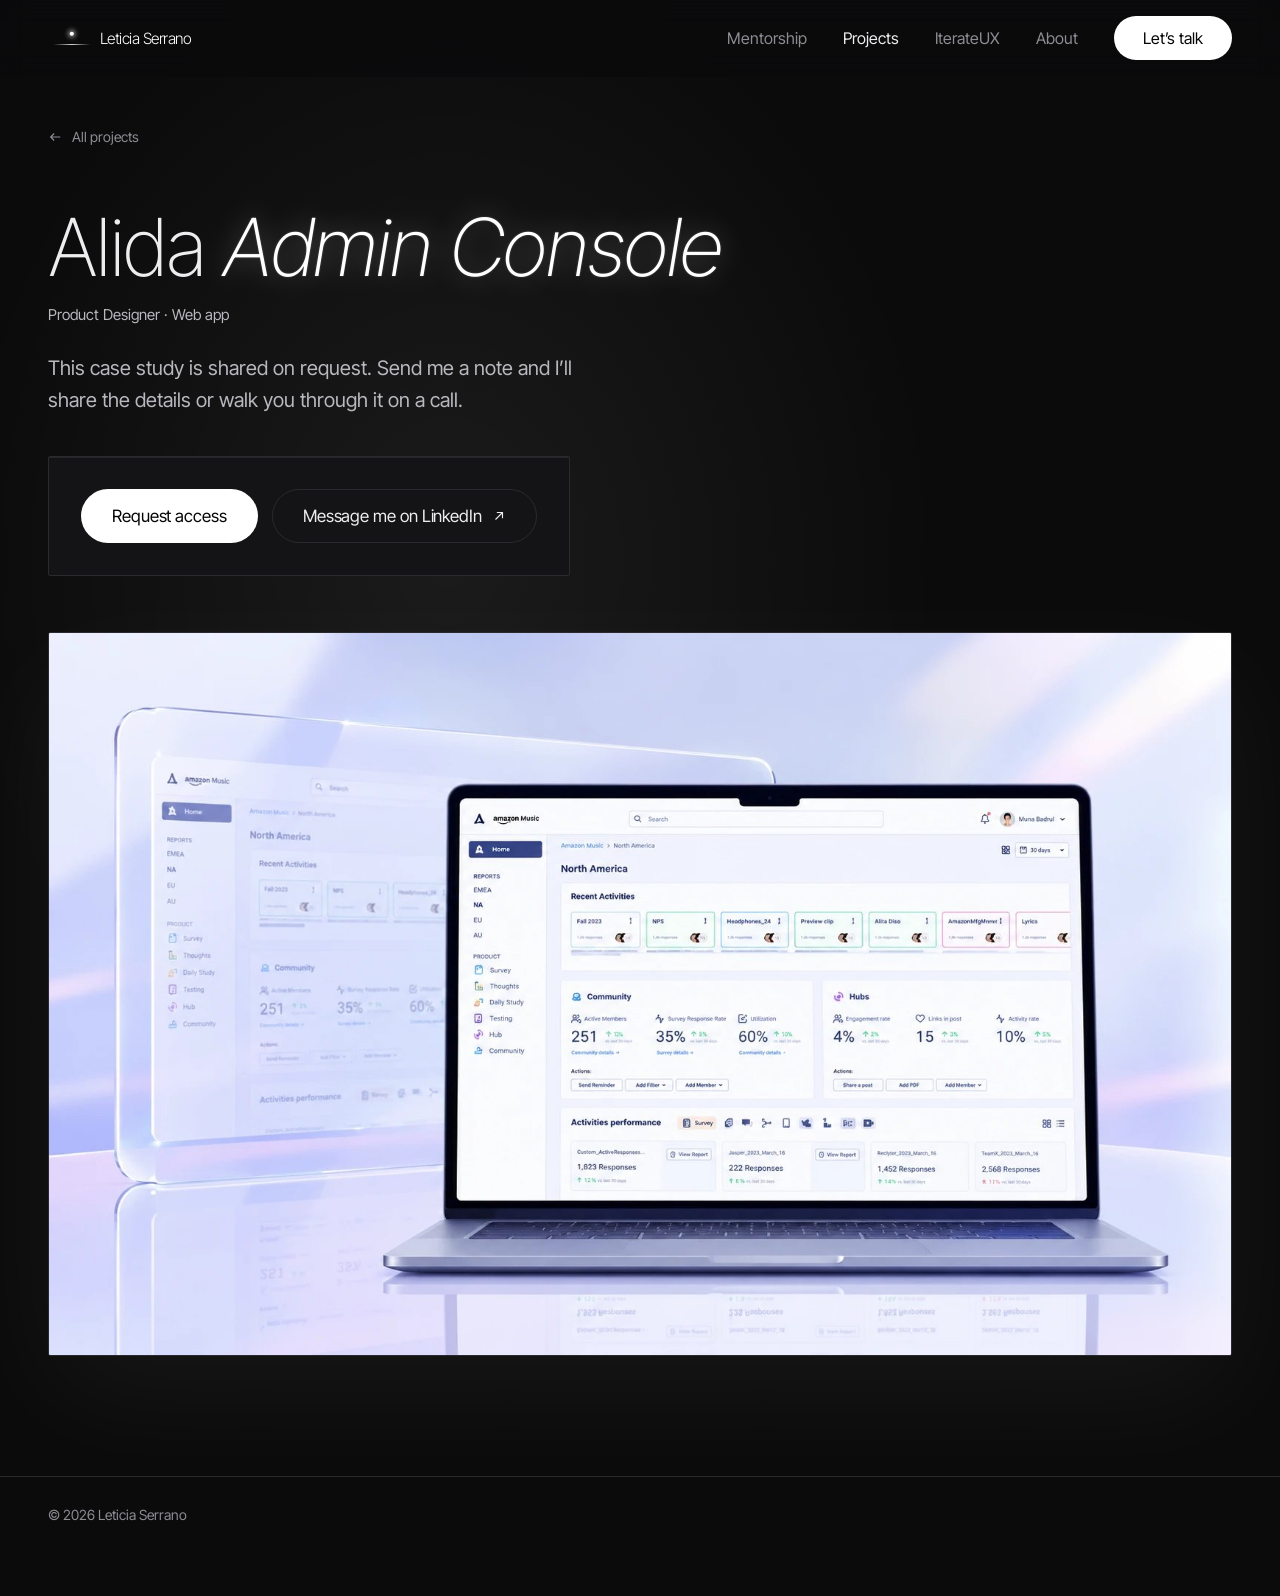
<file: case-study/alida-admin-console.html>
<!doctype html>
<html lang="en" class="no-js">
<head>
  <meta charset="utf-8">
  <meta name="viewport" content="width=device-width, initial-scale=1">
  <title>Alida Admin Console · Leticia Serrano</title>
  <meta name="description" content="Alida Admin Console: case study shared on request.">
  <meta name="theme-color" content="#0b0b0c">
  <link rel="icon" href="../favicon.ico?v=2" sizes="any">
  <link rel="icon" href="../favicon.svg?v=2" type="image/svg+xml">
  <link rel="apple-touch-icon" href="../apple-touch-icon.png?v=2">
  <link rel="preconnect" href="https://fonts.googleapis.com">
  <link rel="preconnect" href="https://fonts.gstatic.com" crossorigin>
  <link rel="stylesheet" href="https://fonts.googleapis.com/css2?family=Inter+Tight:ital,wght@0,200;0,300;0,400;0,500;1,200;1,300&display=swap">
  <link rel="stylesheet" href="../assets/styles.css">
</head>
<body>
  <a class="skip" href="#main">Skip to content</a>
  <header class="nav">
    <div class="wrap nav__inner">
      <a class="nav__brand" href="../index.html"><svg class="nav__logo" focusable="false" xmlns="http://www.w3.org/2000/svg" viewBox="-10 -12 420 58" role="img" aria-label="Leticia Serrano"><defs><linearGradient id="beam2" x1="0" x2="1" y1="0" y2="0"><stop offset="0" stop-color="#FFFFFF" stop-opacity="0"/><stop offset="0.5" stop-color="#FFFFFF"/><stop offset="1" stop-color="#FFFFFF" stop-opacity="0"/></linearGradient><filter id="glow2" x="-100%" y="-100%" width="300%" height="300%"><feGaussianBlur stdDeviation="5"/></filter></defs><g transform="translate(0 4.7) scale(0.8)"><circle cx="45" cy="5" r="10" fill="#FFFFFF" opacity="0.45" filter="url(#glow2)"/><circle cx="45" cy="5" r="5" fill="#FFFFFF"/><rect x="0" y="30" width="90" height="2" fill="url(#beam2)"/></g><text x="90" y="28" font-family="'Inter Tight', Inter, system-ui, sans-serif" font-size="30" font-weight="300" letter-spacing="-1" fill="#FFFFFF">Leticia Serrano</text></svg></a>
      <button class="nav__toggle" type="button" aria-expanded="false" aria-controls="nav-links">Menu</button>
      <ul class="nav__links" id="nav-links">
        <li><a href="../index.html#mentoring">Mentorship</a></li>
        <li><a href="../index.html#projects" aria-current="page">Projects</a></li>
        <li><a href="../index.html#iterateux">IterateUX</a></li>
        <li><a href="../index.html#about">About</a></li>
        <li><a class="btn btn--primary" href="../index.html#contact">Let’s talk</a></li>
      </ul>
    </div>
  </header>
  <main id="main">
    <section class="cs-hero gate">
      <div class="wrap">
        <a class="back" href="../index.html#projects"><svg class="arrow" viewBox="0 0 16 16" fill="none" stroke="currentColor" stroke-width="1.3" aria-hidden="true"><path d="M14 8H3M7 4L3 8l4 4"/></svg> All projects</a>
        <h1 class="display gate__title">Alida <span class="lit">Admin Console</span></h1>
        <p class="meta">Product Designer · Web app</p>
        <p class="body-l gate__lede">This case study is shared on request. Send me a note and I’ll share the details or walk you through it on a call.</p>
        <div class="card gate__form gate__form--request">
          <a class="btn btn--primary btn--lg" href="../index.html#contact">Request access</a>
          <a class="btn btn--ghost btn--lg" href="https://www.linkedin.com/in/leticiacserrano/" target="_blank" rel="noopener">Message me on LinkedIn <svg class="arrow arrow--ne" viewBox="0 0 16 16" fill="none" stroke="currentColor" stroke-width="1.3" aria-hidden="true"><path d="M4 12L12 4M5.5 4H12v6.5"/></svg></a>
        </div>
        <figure class="request__shot"><img src="../assets/img/alida-console.jpg" alt="Alida admin console on a laptop: recent activities, community and hub metrics" width="1605" height="980"></figure>
      </div>
    </section>
  </main>
  <footer class="footer">
    <div class="wrap footer__inner">
      <span class="label">© <span data-year>2026</span> Leticia Serrano</span>
    </div>
  </footer>
  <script src="../assets/site.js"></script>
</body>
</html>
</file>
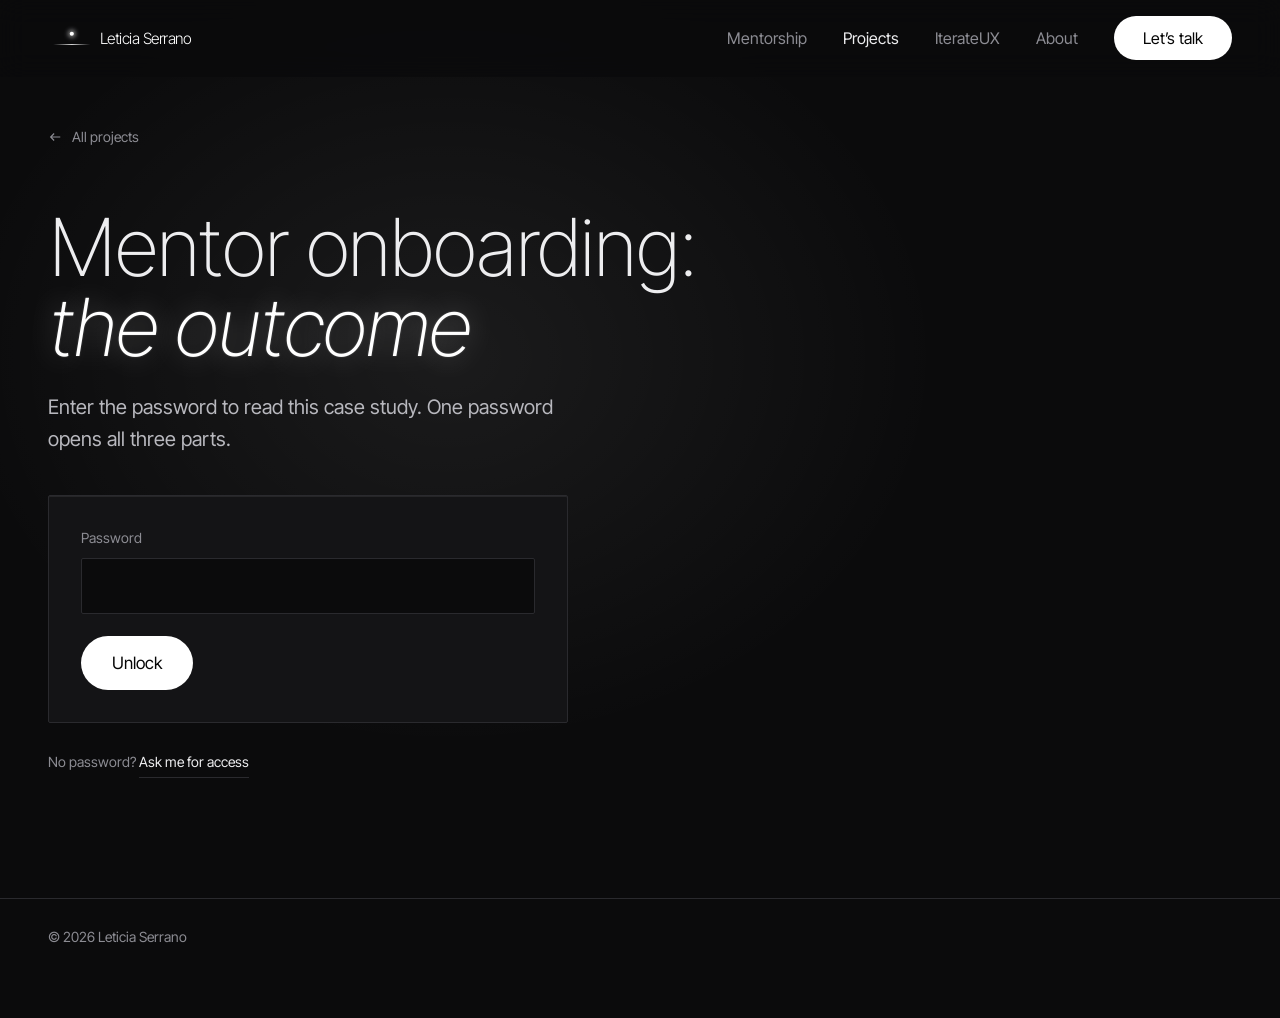
<file: case-study/mentor-onboarding-outcome.html>
<!doctype html>
<html lang="en" class="no-js">
<head>
  <meta charset="utf-8">
  <meta name="viewport" content="width=device-width, initial-scale=1">
  <title>The outcome · Mentor onboarding · Leticia Serrano</title>
  <meta name="description" content="MentorHog case study, part 3: 15 minutes to a shareable mentor profile, down from an hour.">
  <meta name="robots" content="noindex">
  <meta name="theme-color" content="#0b0b0c">
  <link rel="icon" href="../favicon.ico?v=2" sizes="any">
  <link rel="icon" href="../favicon.svg?v=2" type="image/svg+xml">
  <link rel="apple-touch-icon" href="../apple-touch-icon.png?v=2">
  <link rel="preconnect" href="https://fonts.googleapis.com">
  <link rel="preconnect" href="https://fonts.gstatic.com" crossorigin>
  <link rel="stylesheet" href="https://fonts.googleapis.com/css2?family=Inter+Tight:ital,wght@0,200;0,300;0,400;0,500;1,200;1,300&display=swap">
  <link rel="stylesheet" href="../assets/styles.css">
</head>
<body>
  <a class="skip" href="#main">Skip to content</a>
  <header class="nav">
    <div class="wrap nav__inner">
      <a class="nav__brand" href="../index.html"><svg class="nav__logo" focusable="false" xmlns="http://www.w3.org/2000/svg" viewBox="-10 -12 420 58" role="img" aria-label="Leticia Serrano"><defs><linearGradient id="beam2" x1="0" x2="1" y1="0" y2="0"><stop offset="0" stop-color="#FFFFFF" stop-opacity="0"/><stop offset="0.5" stop-color="#FFFFFF"/><stop offset="1" stop-color="#FFFFFF" stop-opacity="0"/></linearGradient><filter id="glow2" x="-100%" y="-100%" width="300%" height="300%"><feGaussianBlur stdDeviation="5"/></filter></defs><g transform="translate(0 4.7) scale(0.8)"><circle cx="45" cy="5" r="10" fill="#FFFFFF" opacity="0.45" filter="url(#glow2)"/><circle cx="45" cy="5" r="5" fill="#FFFFFF"/><rect x="0" y="30" width="90" height="2" fill="url(#beam2)"/></g><text x="90" y="28" font-family="'Inter Tight', Inter, system-ui, sans-serif" font-size="30" font-weight="300" letter-spacing="-1" fill="#FFFFFF">Leticia Serrano</text></svg></a>
      <button class="nav__toggle" type="button" aria-expanded="false" aria-controls="nav-links">Menu</button>
      <ul class="nav__links" id="nav-links">
        <li><a href="../index.html#mentoring">Mentorship</a></li>
        <li><a href="../index.html#projects" aria-current="page">Projects</a></li>
        <li><a href="../index.html#iterateux">IterateUX</a></li>
        <li><a href="../index.html#about">About</a></li>
        <li><a class="btn btn--primary" href="../index.html#contact">Let’s talk</a></li>
      </ul>
    </div>
  </header>
  <main id="main" data-locked data-salt="EFybVaRWiA/R5+mnHwDSTw==" data-iter="600000">
    <section class="cs-hero gate">
      <div class="wrap">
        <a class="back" href="../index.html#projects"><svg class="arrow" viewBox="0 0 16 16" fill="none" stroke="currentColor" stroke-width="1.3" aria-hidden="true"><path d="M14 8H3M7 4L3 8l4 4"/></svg> All projects</a>
        <h1 class="display gate__title">Mentor onboarding: <span class="lit">the outcome</span></h1>
        <p class="body-l gate__lede">Enter the password to read this case study. One password opens all three parts.</p>
        <form class="card gate__form" id="gate-form" novalidate>
          <div class="field">
            <label class="label" for="gate-pw">Password</label>
            <input class="input" id="gate-pw" name="password" type="password" autocomplete="current-password" required>
          </div>
          <div class="gate__foot">
            <button class="btn btn--primary btn--lg" type="submit" data-unlock>Unlock</button>
            <p class="small gate__status" role="status" aria-live="polite" data-gate-status></p>
          </div>
        </form>
        <p class="small gate__ask">No password? <a class="link" href="../index.html#contact">Ask me for access</a></p>
        <noscript><p class="body">Turn on JavaScript to unlock this case study.</p></noscript>
      </div>
    </section>
    <script type="text/plain" id="locked-payload">mdz3QeHc/DBWnN+doCzHVwBduNBcIFp0S+MVXs9hnOl2pXCdwZRXWlpwnjXVQm/8xLvBfV6KZOV3ztxeL0tWFi6ohMWYr7MWTCRfUfN3kc/j6XCfqOZLvQ0tD0T414f5Z0Mhxm0EaOAq3hQSsKOM52LFgDF2EIC2fSYvJJhpa2vj3Kev5GMwVdBXx4LBjgxCoIkocRonIv7P90U/qqng5Y4kZlfFRT3eIpj7YNFXM+i2psB1AwRhrYIcMaSfAdjjZzO2DSjl0tLE7I5VCoWGg2cNC62NlWaYK6KVxFY0CYH/UkpRhWk6qhwRBXRKc4Enm4z/QmVKpezdzaSW6VG/fFB2zUV+kTekawtemferNPf6eCiwneBC+sTxAD09IDAfwfGCiakJsK0dhVwKo0IK/AY+Dzi8uxiZeoBKc2mhSOqrtlZ6ucX3GJ7wnymCpgAfM7e3HtnzQH6k/[base64]/QrZsiO2lw5ToYjagyB+ZgUK4MPSxN9EyN8zMxpBU3jmGd6Dlzkbrk1uMm0qRH5VWhPIsTypq3Iq6FWL6jjZ57KiVG893faMH5KiT8b9nVSBp5TEOvLtbydlcCpSMYGXhgZGX/qIPEKSgCnl7kKJuSsXGBsnvmjKQUw8N/81G2nt5Zbud1xA5UvkaJk+FoC5C9fX730XfAnPHP/pgeVlezW7WloyYw3sOvuWXTFNZbNv9fmjlUkd7DqWzt7WSw0HIjjarvq4vZvfEDdgGmWLZVYWsjvEA5tSICmSkDns9aVXmUYR+PYG4A+08CG2CFxu3CCoeu1lW/acvgdNG9aKX4l7/Gyj3Y5yGbFj5AmSdOMldt6WO8Bm5MNvA0QQNnudVnvI1LYsaKsMR4vqrlFYURD1mL7JTM6FXbf7QdxXUy0KPyWThcIQNMF+TgmKCm7lbGC7ZyYFX/AyIBEcQSPSYXCOEWFW2eDzxILmIgAvCzfUrAdiQrZWXnQBBnGnIN/2XjRgSJRsHZ6HvraLfxQcjkFlp9mpJg09KbQMf08tosSI7az+BhmCvfX7qipSoNZMuvLyYc1DRkzQ+zEVv8z0j/hRaBtWwR3dfapAV+1IDbifTOywb/5piuE237yj7Y6keVsIxG2XJa7z2EkhLSzR6WDLch8dQn4I9RT0IRp8g3wezTc0TQuuPekmGTifafulVDtpeovJwrhY7oi7ywt1+kqFvOHRPvvFCliRAsoa5DXPhN6RK/deiiEg3goKYPW6vAbRAcjaWgQl+b/A+400sm9bjGe2JXGjExyC6w4urlQwdesaibzlZ2uEY3DxNB5o0iylcUj5YQWPji8A8TabJ5D4dunlJ6ysuTSC/W9L9BbzetEZRRpiLB52xhNJ8IZ4c5KcS8Msnb9WY7uzEdKLxLqsMmPkQPnd5HPG+QtMY+BU0YK2E8SX90WIGhFMLv66Qc1ry6tm44uUuMKdyIDuE3g9nIpNtMOASaI3E7v835QpV/oHiQlTui07pCfTrqWwk0RRWEyXQqDXjEKH7Jh9SUETuRXcO93z5tARSZGx+yCN0vZjurbSLLoyunpvfY/zMi0YP6vGc5iS/U9f1L5pLf88Mm8O0jRWhOFlLGq9FNHoNsJzctXN9uBe7zpiLKdw6BmBcyQxT7c/AcsoKXssilU/DNIxqrl1rTBGxkOXhKe5xiALx8Ih0gGp9KDoVgzmERWUc8/EFdX+RBAnKDtZeilPjc1FW9LgGgdprrPWoqGAVkWClc6z2tqenOibCDC/PIfjjkZkFYi548jxsXAQGDqdFuW+tTe6ZBHJF00QpWjnI7vv3+BsDQdDrvjxkIfRnrSqa8IcVKY8ulGb9FwbUOqyfZC1ghVDcH/2OwtuP1kCZrtSZ/+d5FO9XThOzoY50phesuoTzjW790vsfTuWnfDrfmz05cbHJIywna62TWTFjucUlGA8JxVdR0fi1QHZ7cVvT+mlgKBQSdlrwF5cSzozti5ITKkOndfXVHkFAKBHbZ38IbkIIZKS/+kbsiIJo1bdIk5EiQfU7q6/leOUUj7575TZmUNellnXjGNvpElbHwsw8/zpxBdYq+Kr28U7WAjqaK8foeJdC+hOP+D+YMaubtf2WddA+9XotefoCGYvfGYZKtWI7IwOdYjR+rLcqWGw75MvFK0avsdRPJmE3fUW/ivpAdmkZot4cOoQ+OK+EDAhTP8xUtsErKIzgyr03Ek9kmOukNdg1IUJ74RUvv69ZCmDVbyo7Aaakrxka4V0kUK69XuhgdMQI79bFncQH+rktM1bPkYAgv6N75KNUV84/evyIRFOLM56Doxr6JtrENfgKeeRVeeSiCvpbAjuI7az1nLUW2hHf6vTjGPyDqI2XWFwns6+bT+HKnXdCpYXk43uVLvVFYuLDp/e9LOq6htbZOfB6W0G4V3U2I1Z2B9qjBAHyML4sXbylzKMD9V8EjR1QBi5viXqbDV8F9bYfrZ7PBZUfF5FO17IduveZ77+H/1iI/QPaMuuUnfdK4fZDA==</script>
  </main>
  <footer class="footer">
    <div class="wrap footer__inner">
      <span class="label">© <span data-year>2026</span> Leticia Serrano</span>
    </div>
  </footer>
  <script src="../assets/site.js"></script>
  <script src="../assets/gate.js"></script>
</body>
</html>
</file>
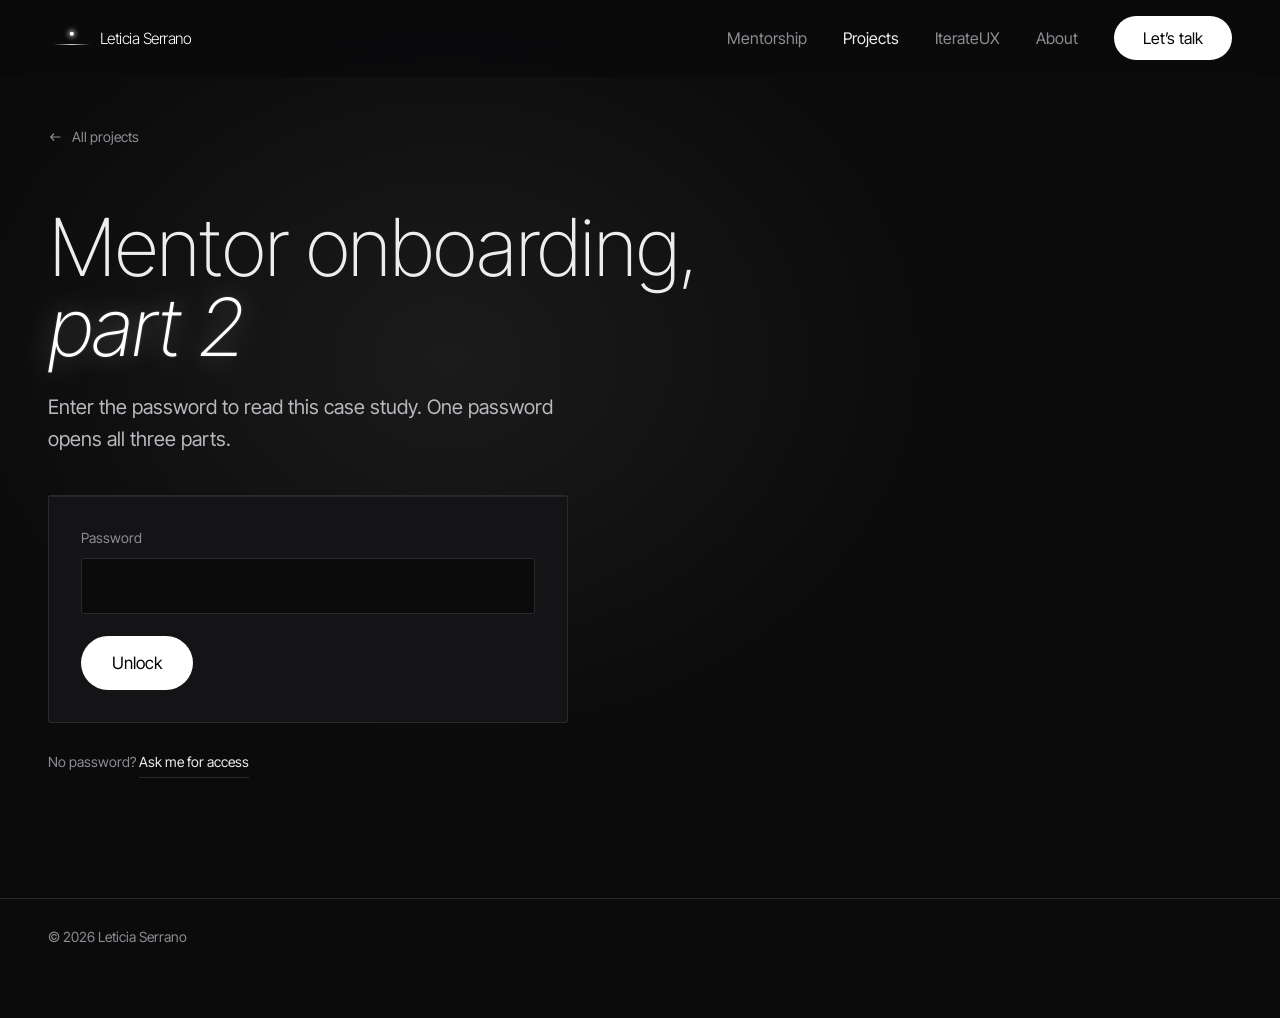
<file: case-study/mentor-onboarding-part-2.html>
<!doctype html>
<html lang="en" class="no-js">
<head>
  <meta charset="utf-8">
  <meta name="viewport" content="width=device-width, initial-scale=1">
  <title>Mentor onboarding, part 2 · Leticia Serrano</title>
  <meta name="description" content="MentorHog case study, part 2: the setup wizard and the profile page.">
  <meta name="robots" content="noindex">
  <meta name="theme-color" content="#0b0b0c">
  <link rel="icon" href="../favicon.ico?v=2" sizes="any">
  <link rel="icon" href="../favicon.svg?v=2" type="image/svg+xml">
  <link rel="apple-touch-icon" href="../apple-touch-icon.png?v=2">
  <link rel="preconnect" href="https://fonts.googleapis.com">
  <link rel="preconnect" href="https://fonts.gstatic.com" crossorigin>
  <link rel="stylesheet" href="https://fonts.googleapis.com/css2?family=Inter+Tight:ital,wght@0,200;0,300;0,400;0,500;1,200;1,300&display=swap">
  <link rel="stylesheet" href="../assets/styles.css">
</head>
<body>
  <a class="skip" href="#main">Skip to content</a>
  <header class="nav">
    <div class="wrap nav__inner">
      <a class="nav__brand" href="../index.html"><svg class="nav__logo" focusable="false" xmlns="http://www.w3.org/2000/svg" viewBox="-10 -12 420 58" role="img" aria-label="Leticia Serrano"><defs><linearGradient id="beam2" x1="0" x2="1" y1="0" y2="0"><stop offset="0" stop-color="#FFFFFF" stop-opacity="0"/><stop offset="0.5" stop-color="#FFFFFF"/><stop offset="1" stop-color="#FFFFFF" stop-opacity="0"/></linearGradient><filter id="glow2" x="-100%" y="-100%" width="300%" height="300%"><feGaussianBlur stdDeviation="5"/></filter></defs><g transform="translate(0 4.7) scale(0.8)"><circle cx="45" cy="5" r="10" fill="#FFFFFF" opacity="0.45" filter="url(#glow2)"/><circle cx="45" cy="5" r="5" fill="#FFFFFF"/><rect x="0" y="30" width="90" height="2" fill="url(#beam2)"/></g><text x="90" y="28" font-family="'Inter Tight', Inter, system-ui, sans-serif" font-size="30" font-weight="300" letter-spacing="-1" fill="#FFFFFF">Leticia Serrano</text></svg></a>
      <button class="nav__toggle" type="button" aria-expanded="false" aria-controls="nav-links">Menu</button>
      <ul class="nav__links" id="nav-links">
        <li><a href="../index.html#mentoring">Mentorship</a></li>
        <li><a href="../index.html#projects" aria-current="page">Projects</a></li>
        <li><a href="../index.html#iterateux">IterateUX</a></li>
        <li><a href="../index.html#about">About</a></li>
        <li><a class="btn btn--primary" href="../index.html#contact">Let’s talk</a></li>
      </ul>
    </div>
  </header>
  <main id="main" data-locked data-salt="EFybVaRWiA/R5+mnHwDSTw==" data-iter="600000">
    <section class="cs-hero gate">
      <div class="wrap">
        <a class="back" href="../index.html#projects"><svg class="arrow" viewBox="0 0 16 16" fill="none" stroke="currentColor" stroke-width="1.3" aria-hidden="true"><path d="M14 8H3M7 4L3 8l4 4"/></svg> All projects</a>
        <h1 class="display gate__title">Mentor onboarding, <span class="lit">part 2</span></h1>
        <p class="body-l gate__lede">Enter the password to read this case study. One password opens all three parts.</p>
        <form class="card gate__form" id="gate-form" novalidate>
          <div class="field">
            <label class="label" for="gate-pw">Password</label>
            <input class="input" id="gate-pw" name="password" type="password" autocomplete="current-password" required>
          </div>
          <div class="gate__foot">
            <button class="btn btn--primary btn--lg" type="submit" data-unlock>Unlock</button>
            <p class="small gate__status" role="status" aria-live="polite" data-gate-status></p>
          </div>
        </form>
        <p class="small gate__ask">No password? <a class="link" href="../index.html#contact">Ask me for access</a></p>
        <noscript><p class="body">Turn on JavaScript to unlock this case study.</p></noscript>
      </div>
    </section>
    <script type="text/plain" id="locked-payload">e8Eh9uPtAqJCAFRVEAqpAiLwek0hbTr4JFHg49JLV/74/VnlJJh9zb0W87CWE+HONlS2pUxCa5zdxGfieldKhSBGX3ZsknoyHJTYRSn2AnCg86VIGUGhwyvL1NePp/smf0cJ3bwAk3WRwHS3Bo7KmyzdtHS7svLjs+rd8UAKNfFN4Ff/qDhimQRQpU2D4SE8QDXT8km9Evf2bg3+kJxmPgqo9t311uEMim/hymV2+fmDOrhp/QX+B5w9J5ybwixuINHWFF8DD8anhaq57bhwrESq+HG0YWd7qemqiLY3IV3FA2mIDZS+rptTcE5lzfDBNnPP8BdFOi4P9bHg+N9wsbSORNj3Wq3pz1IF8dtcY77nctazEx+SG6gqMmXg8N+av24/JXZ8Wht/2Wk54zDezPxl6S6Z95/C9LGt/K+Dc34NXOsyWYimxRvjDAVlpW73IGS6B3XBIIz6Ukh2UZms2LyixXQf+d4n/VnSJxJikvPl/30ObP5UsfJa5JVSAjFxqiJQEOKtDtgk1kQOqptXUFkBxrxjSlb8hhcmQcdNe5JqCxNOi37KLR0O87LGKSePvoWPSsm6ta5hR3IMc4woHkhlDd/UK0o09TJ8CN65hRKRcj7veUwN9TVLf1KTvMFdZQYNnM+E9IM/6o5cjwWpL5YrljXRoPc9OcqE+956B82npLWxfKvr+bkhgYciFIJLVcdE7D1eOacsY06dR5O13AUFG9SsAXxBKHZYhgnaR+iEIb7ZMUd31RuwPPcMz/LvB32s2aRQdnq1gGO8B35s02hCuIpw+diay/L48xJAd+C3EwCTRrRZhwC22lDvhk/KWZ2uaqiS9PXnyUu4Mpu+7hXrAV4Sw3MTy78ImMIVOmODPepE0/xFYU/aSFI1Ed4dofZyRSRxPXigjYHDG021kj0yiBVHYaIrs5qpk/WN3Z2/QvY3APVR7QdHoMVbVwU0yQ6vbkSSs2fqzk3lUT/eoy9vAIv5+4+2R7lcoeyMylWJ6qv+hgaGbWEIcnMzfEmbyg6+vPoXuwSIFKoC2gCkBHdjDDfZP1KIZb3I/+5GAvzXScbEeDXlpYvmNBp1X/LCeLE2ltVhO9zH8IWYyDCcAAB7CxdS1e+LZ674a3H+hTJqw1H5ckE//ZqYkrrpi9aulu2ZrjwMnhIKR9n+DERptjVK0TgasQCr2bROpPMI6OPdKTGbLFsm1CWDsvrGVvyVmynk3gQFbUKdTBH+TkBOuwOclbU7KlemYyaxYY3DxQj/L/JRBuEJUTKQmqeVbyt5a1eq1vnPj9kUqbCUrn5+wC165+S9ijd45ySqjYoO1hcZnuoJce9BervikZqMlFpe/fxflpSldK3MNYrBcPT3Vchrc69ft8ZK5Lfd0h8VNtjAj3PlSGnPNhxyAo++VdiW1TuJ3cC/6x+l47DzPhiXXa9htVRhpZs4l+KrDYyG0wGOoQkcNvMDKBFNR/J2obLTyOV8hyCO/J+dvDLUahsEBmv6V75GEc0zV6btuGQiL20/v4/rQ1q+oUPtPsSsDAxMP3DBOvD1mSYrFagIzgsM7SZohcbxHqAOxTLrHPYFgcGVmERyQ78WDTXh0IQEsRwlalBFrsoDD/mS/[base64]/rdV8M85DeB/GK0DOdU56gYw3iHwKD86/wx5KjKb1W2RDJgJuibJSOu+6jWaVVy5JdTNWoWVqbirYDWMpEnxya30CQoQ3ccUa6I6NaoimfBVchQmCtNma/BD8AuPa9vTVxR+Ct1VxinFCXFciHFX6CuHrL1ooU0RMdVsWdL1x+b0uJIRQqXvv6MNSsSoruvL8hWsWZQoc/xNX8TiSA1+8Qwcy4nQ+QhJE8s6mil+F2mbHET8t2QT22Q9q/Tbsjs0tcRHChkyKcro4Qsf8gxCBf1akfr/KYBsp9oMHnGgbR9LlRLG0XcukQK21nFcNPgSP/OqVUN7gZakGDLC/DwoP/uBOfjFZTT/0QvU6oOdd0CM9Bgx2D1xVL4xH1rVI17vA6X/jODMuVXMK86dvPNNo8z57ejtaYGGP3fiVN+GnVn7NgHMMzbTxV1XV/MXNxLN39tfVZe7bRnV3S2moyWOfo7ge6Gbaq5DjuoG8PiMDNZMsQdavFWiLBciTwEX+h6wK/GTOrxcwc4iaaZLdq99xZKAlBGL98JA4IIC+DPSg29PBvUQXevDE6ukKITNUVIvxRE5Vf0aMacBJgmQ0SBUHj2mG0ldbb8c5XYBQcPLKX7TB1t8GiGHacr5leEaLCU2zFXtQ7JUG3NWOgWBST+YVTDxjlxoC1/4tAo4S28Mfex/aV3asZHQCbeAVsv/X5EgEiswxrdgo/SkH0JNNroSUH88QChG88u/hkjJEtGCRDfC/YzgW2hfez6deL6d9Upt7K1LDFC/pVMnjh8xnlmbyHK8Vtx8Db8XDRX0t6VgKNuPR6txRGtRJiuhkV4tZWWd/8jYlJrJ0dw1PQXbOzJtglRXcjQ57dxerY5cYYxtNgbvGmeN3Nh/dj1WFthyJrumlHyKp1PApwbBiNH7X+C7hC2USkMlfgcxmhIZ94HcvDhmb01WlOhEMqKKk/A+4XuudHehrXxu9vt3s2Ju7gF9o0yU5e+7lU0W3r6HbLwHcUCIKTZCG2slueLUhbilyzPj+FmJEXrI6UzALwAk+3xQiOcKF+yerweIkTLDaCsRz80x/P80aMvTkRgAXbMKuMQgGudJ74oCLpi2QLqfcj1i4cmENn6oFTf0Sf3bdcuCdDgwB2AC9fJfb0QbsRnRiSspKEeyIGXmMPRh001h3LGzubLu7IT0ZwnETJtCspN3pWj1PjNoRSuIaz0k600+cxJWoK6D+7HurCPHWIR79S4HinPK6/Wp1zHR0LqR7Ft9VsjCwjuCTtX174h9C2lbaMmTmdDzlVbr1Fmx4S1BNhJfll6c8/0sUZFYdriiONbo9sDVnMcE2Vr06Tc/nRyyhmbye29kBgvObhEsFCAydTjJ/Iym++rgB2ubG/hl5ujspZJWN0T+qTkeRzSoVsjFQTaWwyrPeZSpYg6ypVbVqj0Pacifp23IGL7jlpaEueifGdOMtccZD/pPS5LGAbV+wH6BAOe8Xw0TG03YEzx7fzj4t/uTGCxFpLh6sulDJDFtsb1QdZuPqZLDWvPJhO8hL/PL3bs36YplARKeQ19gXcOql9/BlOx7C5S07IT829FSjdhuHotu3CoEYXq7SzAXxjYZuJ9keT7WsU2p2WVzSiX+ZXK0W9XJug6kKe4xo8REuzmNuwdebk1qBoO+UXGFWgNQGT5FMlRqZ3CgJjuQ+DZ55oz0oxd7VMk76KQXP4yXjaxDMvIi4xT8KGVx8a2UKnUrSY6u/IlmKNsg6fVShvcRfSPCGtvQ6cxYiDLp7AEbdnFgrqjlxSIfwKtleKfSEgnNmQ4DSbSQN7RjqK8Z0LUc+bvqDWfQVBIa8EqqJLILtE6h5ylEf6ow3Wq56aae8uBwRx8kTPzBj3sHT+GYpgKUSUqiOSr8REkitwX9uN/Tx2+KGErYAv0yo01/igl+KSg9J/kylt7zbrZEwy1r7v7D80zpizY1JqnmasO28bZX2cS5AtktdMPu6CkAWmUA7LZQQsAoyD5eyGaEuImFZhxO2YylY6m8uK/iM9UEh9EiXHZUnYe9gEhdVY6rF2GheXoDY5tfbMc8huxuJasp1RGyMGFvnY6thqkXLIDgzJDL5XUETexk183caYo1TdHLVK7ev5n0wabobkSMVWTcQAa51A46fQbyl16K8ZGbSj0vtNt8bViy2NwVIdqaWyopcZHoG6enE8Ftu5Nw/iBEaK1FmzOvXHfzAD2VOLeN70DE9FdyCkPqyh1/i/UCaPKRFx5xUJFYL7gPx57EBk7JYscNYROCGdagv4FOm5ayZgfFnLYcX+fFXxwbLyzDqkNgMgMedlzJz3GLg+xHnRpLGu/[base64]/ZPpBAykKsbeaZuVXPSZpjg8gJ4MNPJqE37/cpcTSHAn+kbcJccW/[base64]/tB2DKM9nkYHIsrlk+wBYCS9D6/OMe2lgIYmY8NFqnE39ISWaSS22Bm6KrxMRHl4w9ZRQHhADWdvOgf34dLle+mdt9TDRt96mACXemsEGekBaqkTS+gthYUPOuf5+QO8egD0lvNzn4nfjWLW3dhG5GuUuofoAFzONr2M/U0CSXT2TcGpNbZ0I+qTpIw97l4CtoQUpus7Y/pnk6WWSVl0MvnhATnfTLIAtNmH0i9LuNw811Wz/aojvcFxfH3GoDagJ1sP0Phr7GS5zYsoJ6mImeRHB6iWgXllWE0ozrC/UTtvHcEUi8vY4lfuGYLG9vnCr1GgEP/PFq2h7FuG1chmoaFBzyu+bRH0Sk5atxLmQM9EUYfY5dAbAHnER+PQ9CMZkoFo1/vnmjUMFnGtJf0d3/oSsFsMokvhwUz1zGf9y6RzTh005AR0m0PKoD5QjcpSvPpO2HBQrlJS5Rh15Y/[base64]/JVId5GfhXPmvJVEe0EWNMFfzl8V3p+9o7ic2rtEtt1OKmmpTIFaLC5+otza8N3/z5Owq1nSiVGLprS75fz/eupGvjPJl86bYiHAIxgTG0wwqcC/D0nSWQABP3XcyPwHD1sGqlpHIwpjLRgORTVc4W7qBqBEkq3lLRkCbRifAabPcu8gxSS9uXm1bpYVKmAVvOsJQO2Fe0lzgWgTamQGeBQkCaMttzr4/+gChmLCA5QT8l2J0G/s0vskNdiBlfD+OBT7pGvMgaYl2OPSLvVd8fw0+AvkJz0wXUIfpPC2h/zMJWBYrdZkQ6Y7Rdl2jcBz6j6nkqnFp9mLPy2qyjapakoD5bsG7Q9DvcGrNUR9dJYwRIKBCPjEp3cmLXH/[base64]/6J1uvsI7DgwqclJ9q/fJUcgPJCsVYPtN60VEaRLDU+Qu8BV6dlbsZs3jJA3CusO0Pwl7cwRjSpxNEChFgcRV7RbiEZtUPp/[base64]/iAqXIsXSXFYfQLyEbkmay0M8VBO+QD/F4lI1PLvb274gkoeHVgUDWvQ+D7eeuV2RID7wzKk6shBc3pQksLDejRuwGA5nAcqupw7uNUxCTYIW3nb023ZmZODOk75x9TwCSb99gr+dR+6/dbrbIyizJ55zQY2MRunMcIz1QsoUGtGiXTjvQqn2MyPwRl9R7Aty4kgLIV/[base64]/m2qDWhVjSWyEGi5lkMkydnok/vm9vaN8/YNbB04o7nJbn2rVV8IojSWKGW3bpMgBkgSDY0YPVmG1J3i6vLbYAiX3vGY8FwuautNnjUxxqb0NXSkQ0Uxrpw690VBZqK3htYV6Vdc0G5OzN+FaT3QFI0IHjoY5d/mgrIEK3aF/Y1LmfN2VhMPAjMl5PzO1wiutwXvVVgD4Nm15P8B7rnjrFJ2zq3zRZu0QWSMCX+f33Stag/i/mR66/H7u771Ly0I4vJ/XQqHlpRqKRMtm+SRPY4OF/+ybGybWnMFL+aarOvsy6nGkzrd2QIE39e6m4vF+lF8/oz0ES25x5mi8VupM4t757zQRooXGHBJMB+S96f2LTdyX3HnHxdgy9miOX9sLUBG7IbC6rWc3PoRe2Div3tXv5PSlyyCTRHwUD9yWao8G3zpRio/mtSUcREFEnUbRpv8IX/g9WLA2ZoymGan/cMPt0N8FFxEmbPWjHX8urkT3rKBiVma3eRDi7wgsG0KxUDvba2ylobUXRuA8SCILskbcSxsmnxtl2aw0Xt/[base64]/drjDEObKTF4S1H/MDJjiOI32aVF4NOpoz9HkEJSli/Fc2BcsI4lJjR7uTvq/Q3ygo8XiY2EZOu+WdtDNrncfNonrrnM7zcv2k6uD/AQzkm0K23OBkVkk76SMBxSrTPQdcRDmEte3VCo4ZpSSZXEQLJl9879OEwyWvoI/MFNtnT47NParo6vuNwufnFO4fRHcMzp9zswaXQl6NtvQNuaYEJ2nP0gn9kJsdEcFyPw48LJQ0nDRFH6ZbA0zTAd/OuSAWsn6WK4nh1du+0KAM3ZY90YbN+fL8ma6ScjbVx6GMwVReSZo0zf/1Vp+REZLocgPU3BzLbVtzUlEin7j64/rYUoXJNS9js4HDuYSz7r5H4shEpOpfRZEEYEr00G+3GsvPMVPlzKod/uO5yCjiCZdmo/e66XGl8R9lNue/zEmOrO0X7h8Y4y1eX92pzYGFIw21zsDeZkMSjJSobVd7jwoeyZe/Y1ZE0N0InaZSh9cMpzjgrX62J+r/0gEJxOxjeF0UY7P0S9/+kHJJIdY+ICQbyrXbUsxZ73duJ2lxCvbpcwntQORqML/z5jpj0zckxVZQyje2pFt/CjR8msAbqlJFYkgaqy6wLPCTdO8AI8k4iO4wRK3wSWNG8sSuclluXesaji0JMaU08ZWWwK7bpbp2ey5L8+NU0gzi5pYUouL5QX/Ntmw4jgu+8KX34fDKF4Rl5ya8Yo8jFZMGCFW9xvqTdDryF0onVkfz4anGFarErVmwm68F+yA5zwyvbKiXXwcpb97xDo4ACGnx+RIb/tmk4U6z16qZry7VDRUdj2ata2/SRILN8zRAT4BXbScJLGh+yqkXlEk6RklfCBxBEdy4+NWwKNR1YY4M7SSuKrK6OVMeCgfV9Yv0JnTnWoW3ut1PlUqmBf8nzosmdkWbFbhKDKfA/jEKbCqb3tJ2pGilQa2glpPCki8J+UDS7V97YYbxSw6lmeZhdYuSSRhfrAS74zfgRN+/0AhKYYzpPJSn+iKueRpiICay4yuPr3QULN2v9USvPnfeM3oHNwlmbUTmJzu5ksRDANJJz6qMxE9BjASxg0/ZvRRiE55UqVvAntFsbQYGwzMarbYzePZL6zGifRn1w6RHJiYs9NRlJZSMdvdajO2c5DBSIwYkfsu3RKtuCUjj0Bq7ljJzg2g2f23B1BKxz5So4w2rRwAtdp5Cf6g1E+dt87wGXoTDe9Mr7T0egt5fLlFY+crpCwc/ki2PX/SrD24/MK3P3TQ99oY9KP6cHvi4Qjk0Ilq32uHp7L6v/wKm67sEH1gU8WurLhV6tCt9yIovvPFNardkY9mnsTi1HUqEPpABIOL3rpB/0XiH/IUEzuH46lU6OAfMouL5cSRZDsNAJ33v6+O46lxWJgfgSIGoGGghKH5v9tj8UWoiggSDQDQ5FkOEP0EkbBlcDgng/[base64]/EKobWhhtCBlnh4abqaiZnCfI1U0zT6lsKBrQncWtTNzLDDNdkHdbPpT4w2Z4lAzPl1t2Z8vVVbAnffiX4sY/P5WcyZnF+lX2</script>
  </main>
  <footer class="footer">
    <div class="wrap footer__inner">
      <span class="label">© <span data-year>2026</span> Leticia Serrano</span>
    </div>
  </footer>
  <script src="../assets/site.js"></script>
  <script src="../assets/gate.js"></script>
</body>
</html>
</file>
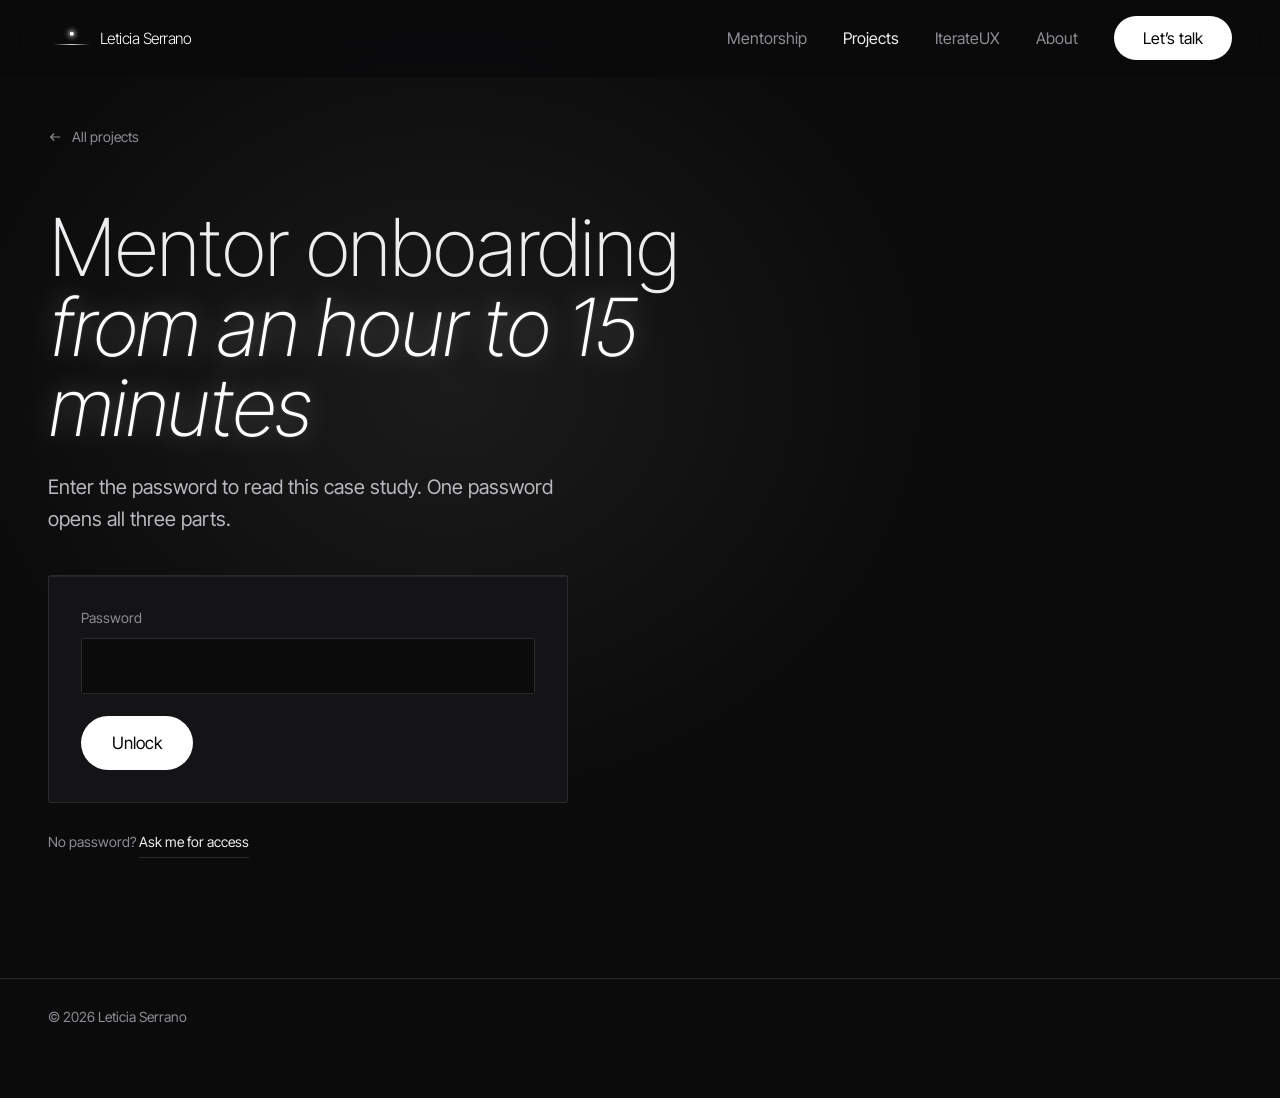
<file: case-study/mentor-onboarding.html>
<!doctype html>
<html lang="en" class="no-js">
<head>
  <meta charset="utf-8">
  <meta name="viewport" content="width=device-width, initial-scale=1">
  <title>Mentor onboarding · Leticia Serrano</title>
  <meta name="description" content="MentorHog case study: cutting mentor onboarding from an hour to 15 minutes.">
  <meta name="robots" content="noindex">
  <meta name="theme-color" content="#0b0b0c">
  <link rel="icon" href="../favicon.ico?v=2" sizes="any">
  <link rel="icon" href="../favicon.svg?v=2" type="image/svg+xml">
  <link rel="apple-touch-icon" href="../apple-touch-icon.png?v=2">
  <link rel="preconnect" href="https://fonts.googleapis.com">
  <link rel="preconnect" href="https://fonts.gstatic.com" crossorigin>
  <link rel="stylesheet" href="https://fonts.googleapis.com/css2?family=Inter+Tight:ital,wght@0,200;0,300;0,400;0,500;1,200;1,300&display=swap">
  <link rel="stylesheet" href="../assets/styles.css">
</head>
<body>
  <a class="skip" href="#main">Skip to content</a>
  <header class="nav">
    <div class="wrap nav__inner">
      <a class="nav__brand" href="../index.html"><svg class="nav__logo" focusable="false" xmlns="http://www.w3.org/2000/svg" viewBox="-10 -12 420 58" role="img" aria-label="Leticia Serrano"><defs><linearGradient id="beam2" x1="0" x2="1" y1="0" y2="0"><stop offset="0" stop-color="#FFFFFF" stop-opacity="0"/><stop offset="0.5" stop-color="#FFFFFF"/><stop offset="1" stop-color="#FFFFFF" stop-opacity="0"/></linearGradient><filter id="glow2" x="-100%" y="-100%" width="300%" height="300%"><feGaussianBlur stdDeviation="5"/></filter></defs><g transform="translate(0 4.7) scale(0.8)"><circle cx="45" cy="5" r="10" fill="#FFFFFF" opacity="0.45" filter="url(#glow2)"/><circle cx="45" cy="5" r="5" fill="#FFFFFF"/><rect x="0" y="30" width="90" height="2" fill="url(#beam2)"/></g><text x="90" y="28" font-family="'Inter Tight', Inter, system-ui, sans-serif" font-size="30" font-weight="300" letter-spacing="-1" fill="#FFFFFF">Leticia Serrano</text></svg></a>
      <button class="nav__toggle" type="button" aria-expanded="false" aria-controls="nav-links">Menu</button>
      <ul class="nav__links" id="nav-links">
        <li><a href="../index.html#mentoring">Mentorship</a></li>
        <li><a href="../index.html#projects" aria-current="page">Projects</a></li>
        <li><a href="../index.html#iterateux">IterateUX</a></li>
        <li><a href="../index.html#about">About</a></li>
        <li><a class="btn btn--primary" href="../index.html#contact">Let’s talk</a></li>
      </ul>
    </div>
  </header>
  <main id="main" data-locked data-salt="EFybVaRWiA/R5+mnHwDSTw==" data-iter="600000">
    <section class="cs-hero gate">
      <div class="wrap">
        <a class="back" href="../index.html#projects"><svg class="arrow" viewBox="0 0 16 16" fill="none" stroke="currentColor" stroke-width="1.3" aria-hidden="true"><path d="M14 8H3M7 4L3 8l4 4"/></svg> All projects</a>
        <h1 class="display gate__title">Mentor onboarding <span class="lit">from an hour to 15 minutes</span></h1>
        <p class="body-l gate__lede">Enter the password to read this case study. One password opens all three parts.</p>
        <form class="card gate__form" id="gate-form" novalidate>
          <div class="field">
            <label class="label" for="gate-pw">Password</label>
            <input class="input" id="gate-pw" name="password" type="password" autocomplete="current-password" required>
          </div>
          <div class="gate__foot">
            <button class="btn btn--primary btn--lg" type="submit" data-unlock>Unlock</button>
            <p class="small gate__status" role="status" aria-live="polite" data-gate-status></p>
          </div>
        </form>
        <p class="small gate__ask">No password? <a class="link" href="../index.html#contact">Ask me for access</a></p>
        <noscript><p class="body">Turn on JavaScript to unlock this case study.</p></noscript>
      </div>
    </section>
    <script type="text/plain" id="locked-payload">LBQeLPwKGQ4o2Vk6VUE/KCmjaxAdQfuSOEqZB8Ow7+YyEOWG/TO5V7NuDRk5D9YpetmsQlOBYZMWXJakt6maMHQ3+lGAbSgcB5MIUEuViHF/cxBET3iEiwGGtjnNVNRmdlcLrTRB2DyMcXlS+oCEUhbxHA4KhVX8ITA2u65cSKfSnnHGJ1rrmhg+1uTekKgZWTKkP014sy/1OS1VglrFGBpbJwxiy9SYMKnJeooP7afJ+fOHoozAOxzoH1UFmytAMrvoNw+H9MSZY6KTWJRg9sEze1HNGMGURuYjZg/[base64]/Y1yTm/inFzO5ng9zuTccvHDxVtwQBXPZ+Mcofjp+lIggQG2g3M+uoogMZHynpnZQf66hbvTpKFtD8lgGsUUre17eaDngvW0fjn9t7HhGuCs+O3+THjYN1VzA7mbZApk4gRFLb2kUEjVLxeJIqQ29CJAm071CudQ+aB34Cdt/QfG8o1YGfz2xiHzq94svoFxTJNLWevEPOKeVYXawWnHneOYTPdqtJyv71L6443TJ3yLnNG6wY+tFiRdLT7/WWiy5WgjAJTaDMwNRnjywKtJuKjsVl7YIQTA8+FDE9cj8eVpRqH8nrhWgrRE52xfWXco9jGgKQ5EtPK5Kt+hZmRStbXY4zWTaSS8TCgW6nbBoBF0jK7rRjFc1sIHN3SD8pfJmIohBOryU8MBbZgZsLIma0b2F0TzjbBjBlMPq3nRQLImrYVgQJgHg95Bz/W5WRljVz1ZPmUL+bgFtIB3/n3I/AXt7O4V+agJF5wiw+jZgg7lbcFmBjGeF7X16t2KB9XHUnTqOnahy6gugPNOOxOIdKA5GzhRIWQavu1tvJLoILcQoAXA4J9j9TN5uC4iGxH9OvkSRS4rX3w7V92QB6M/znaWx7ihoQtWvjYuctclGkoqYr00yoaOL5xQ//9gWQTAHmuD8iyY2kSezPnLOkaKDJJtLC2W8WVe/GzRd3TZdhIbH0eaFe7D0PDrvlznKkJlmVvs2cqlsL9OOLo/2BsNbJ+6d8gv7xJBwY29OXtDra1PbotL4AgvlAI4XU7YFq+nJ24B2wY0QmbYA4mZueTRbBHIStY5Vl8kXIHnu4d8pwAZlF8wwjRO96S/yo3Ykjym8xxcA20l6WU22Hp2uks7exzGWbvbuvRRh7gZZAI7DMAcBnIEBQdeLOmCsDmO7KPTMh4RvcIOrhUQ99d1PbVHTvgpkwLbCA364lQJtullWzemWspGLb6dpJVRdI/DX2dZ7JwORz5MkPihvSDQBDsmsr7D3ojLLmDQ1d+Y3kIsecyUACZG7MxsrqcOcT6PaxSyjzXNwpsSoE6axbzj9GGs7vuE00EDjAMCbRUBpOxWtfQs7L6CIRRlBwx9LP3yXTNXj2S51PyodrgkABvECa/tZ8jT48jg2rVdLgxERRvmM98+8qNExDqdMHiUn+MTvxJNoVcgZyCNUAhyPpOq5X8dy3D6b16GqCAZU08rVHrAAjHfsloSmbhEmNOI5+XpLXT2fH+gXfs/9HIBRQZDhC/uvbEpikycUFwOravzVPmEjUQmc51abKo4JlidyMM8LOYFSC3vws3jUC4GwUbPw+YcTttTFcIDqFBN8M8N+bOTJYAOoerq9HXPDu25keF0lAwOWlIwy/xzcm9QSkjn1oTsHlbNQtfvBo9c9e0R8oZfi/GxTpsp0r2aDEVCooyab5FBujcbW+LBRAV82+heGPoW65E5UIAsep3kcYP2V8osZKfeFDGsQqvGF9lmtRckL5ezf+2z0d7/r21WrQmQNcCjKlBcvzEcRhXKd5C47RSj4wQjaqr91hcRejrsOSJ8OUkU7ttwm5ahB7nIlHGrBu1GbZgMX7mIGxkwJv+9z00lifQzCk6ZiIKcNB9FHRGC4JfTv8D5RH8/ah9F6Ru5KF8rx6g522Vh7iEKUxTufDIjU5FTIFo7pl78MCVjfUsBPdjhG7CZmeG6kvbKpbZ+KCm1KX4BE8tnSkjvJvQGyK/AYsWvlzIE/trL5Ohwzm6fFi+x4Kqp0Neo6+NN50/FY49DCdRqP966LhA23y4ruoEfYmaq3Zjq5vszWCZdVfHM/8ogyq1yP0KS6aFceqRU7TRrU2vPvqWREs9aohF9V8Lf4DlmaWbx3CChDl/[base64]/axYkf1MnlCEnvCl34VH5tU4QnkOxPQs4B37HO9A5QAhuynEdRupiv5knu0+EfuoX7zCJl2QBdC0KzAMTeD8Pm96bgnSHfhBWnpI7XqB1/LWDzNua9ajKZHj3zsDF6ylEvkfK6MqH27jAH330D51SNho5MdO4u+7kcmHjRyv0N6f0Q/A6FiAi4rFsceJSaTG8zUolNnb8yURfHJC+M4XiNPwA2sGYX6LEHK6/lvIEovmIUJXE1ZZeqAAj0lK9m/hfnfjqZHOdaKAXKG9GeHcW1TP62Qr/k1DlP+0Vhnpi3u/LfBBTu9S66VuW3fa3QQt4ZYx1Ir1qte8KGlpDey8zYOCdGrQI1ScsXG3QzJLcd/zlSPq0WFEGh++edCQtExF8uTScwXBQKvOWEd3xqz7/gi0B47cpFVzscgyyQrfPVgVVnMP9jh2AMRNq8IhaWqHCWvCEsDcSRR6qXzU1UIEHGNPvrrzYYZ3frfmugFeKKx10Ve/J9ovJrBqitmbMmNJuktt1DI8kBduhFN29a2/[base64]/OMjQtYwL3OtxjK6+LPjB+2YWkemN1p6/vHyX20GWVLMif1WVoVXcg4Z+UuyqhjFJjEkh1V9jmK36ayU4exkDrtRjHDwVQUIgd20OS1wdO18JGazNsjXlQ5nz6KKgXu8hAsfp3J1bC8DGVt0pxza8QYa8lsUI804bMkWXZR2y6PlM2VAQ0fMwfLf1eI9Zv/Wc3dhkcJGShxWF/QavrybINCsmNFbz7LuMJHOfIG4pEg0KiZWkQRXffyoA5hDC2Ed/[base64]/KTlgAS3OjQ8rovwQiHEr2fQqYSrEvYBtYQsMumIv6DokTfoO9lV80VkVyRCiPKOcpkCmn/XljcacExPwC1EEGDtQVOxCHxsxbfu1Sp0Qv3T/OOTk9/3wGbAcnwZ11mchB+DiBXYX5iupCAF+9HWvzVtZPzQryrNE5u96x56bQflrPPn/shCFIWnSoOgYAwh1Cke5shSdCBJ0atZSHQaM2S8swUgT037/h1s4wwBQa0INaTO3wXAYcoFJHy776Seb5MhP31dNiHQpgjon8ikmZ9FMdZF6QfvjXQ5RVaqhA99ArOyi11F2eJjT5YGcOd6pB8FqN2HDvOATuQyFQNtDGiHR/XB+RQejZu7WWw7Ko86V04JA2IcN7qEOj/fumCuyYhGhuT2/[base64]/njdI7/+n7NXhUq668j9IuyhUVL6KRTmremJpt5kDxvCAXrxE8RZBbmMAsUXtQqH/oTVG0OmcuboWkHp3c/dj5plnuvrDNbGVWSi6Vk4LGOnOaOwhphG0wYlL1bzL07kX4u2xec7OV2XgoTVH9QFCgQb1qkpHESsVZnFCEv+XN37SwPYhoyH8PNJB1IWR9VBQ6aST2FNAnSPF8Qi4IExN+WmvABYD4BwOGFrTzSx2j1EETLGimDVdNew3Z/W9EtuyzXDThp60UXA/80Xg5WWkQdQm/NJHqEEHtttOC2Pxs7FipFbGC/XtEZkXBLKRq9kxMSEu4DUDKMgwfDl5M190eDIDQxyzLGe4+/45omTe6xrEQ30VVrG4plOIrzF7zeLi4f9uhFZFIimk4GlEOWoa0+qOHfjMLUmPwBu5Jai++ytNeADVZFCDwBhdYr+HB5MfyxEe7vnqU0ULlImrk9POnHnX80yyNCws6jgvBRUt8U9RlBwa/o+nbLnlcgI4SRuluipZPywBzH6YCZLDvut0rOGhkrv/ZujYTBPb4dBta4xhp9yxj0xqk4zq0jmbaaMnPln1XT+p/Inu/LNLBP3ypPrVOVnVqj8R3nVFdIld74IF7TvKto2thOhJUGTtU0GfGwJYF7FBTZxDH/vqzjWYWE4Q6MYsWvRwXjYzGy12wIGdMx9q+unwT2fdKgAazcc6fOtxLDybzopUOzycOmSO8L+/JhnOPztxXaYmUQWmopVOSJRCM2CbbC7C265WuiH7PmyzzkCpPvgbkkUXqQzM4c1JmEyuE2bzZpu2IsGF5GYytqA9jpjZH3FFq6g0IBLCMlX3qSv1ST076Q0ELv7BlK8iDZ5vwR0EtEe6eN2z3rhKTTv0uEcBaj0ITqI4BgTMHiYh+AxHiv3DzCHnZMNd/sgcrOdoDvIaQk2VE0SKzSksHLEFgqlQepgQQJbLhjb2+YjLSOiKlgzjrOYrYBwLx39kMozw3pA8Pm3ybIvEhQkz8+CiT5KEElxfwteocLIvapBc0ohJzUEHLwCk8XI19L+30LzRFyLaMJRK6pzgYaje58yio5h0arDvv2e4e/[base64]/[base64]/es1dI2TlMbD9s3yYuzt46ZwoTTvUjNCEGS1dHF4XCrX4FYuM3Hdsauuzb1kg4hfoOruoX/992T+VRSyHNnEBvvOzgVzl6yfVcYPjVxgruMS/Hv9forEwGMrlZDUVjl1AmkgBHei8768O4KScP/VScCstpue8NlIevNSQHE+quDjifS1GSg4f5UYofS7DTR5Kg4Kk5LS2bQ0hi6kA667yhBs2W4vjdTs546mZ9be1JfLVlcyjeeFBKHU10TdjTJHRh4Hy/PTN75mq5IesIunU7aTVLzFSMaPtDRgnnee7qfUF0fCXDytmJywSVWlslMdrDCfiOPq3AijhYF1xikjR8JyuzYSUBrYUad52GDOVeRsZjy1ebg2IPgrwUvsTj0hWxysXMPCcOQoxjacsDxhWisjlrcoLH3++H8qBoUpQouRcAThTk15yZKhEvVcQBTZxCCOmvv/qghVjyAKylx96ZjSH7aDlnwvp/vxQNz/xAMUG64/Q5j9pcyN53bAwCgD0WU3l8iA9l0Wg1RXvb/8pft8df2Sk1cSgIsEcQk8RusrF48ldQQob88dbR8vrro3FLAAIi7C2mxtTtAsoMbjv0cEJ5WHgGvUbED7xXBMtzt7MRvKUWu3BJTBlL/cOu8VI1QD/3ezXUdnnaXwa74T7PO6XfgIMWtivjO7+kSXuvrVDBcUDWJXMlbZbS+6931Hzqi2EcNY6XXjyIO50jRVviqN9WHQBRFvFORqNniXv1JPasda8XKq/Euj3eBj909nL27mV5C2ztwGcwGfQ2gAK4VfHDo1Tgl10T3l1gGZK5buPXkhAMo7Crxd74C7aKixZ2YVh5YphZHJwtC5paOvG3vytih+1YMLviX98r7viIe4CITGLu/QchQq295pksts6TAmi8qmJXG7P4u8o2s3FwmAJF5icD7QxmTfbS07JAVLhBpi8tgVUhFtEnt+ZV2hnOMaXJSDhAMolt9q/7AAnla+G3Qxt+wCCi2wW+9lww/DgUjyTPA6lyjCzGQreUCfgY1S/d4Z51YrRi++jdkMmHFBHqsWMyzpy0ZWPdpavt17lC3jfYAaLDMZtTP6XawqrolbZi6DdHyenctsPgQTbhvn7hgnhw4AMM1Yjmeo2Gp55/caglyqJzqSw31SSnFuNQ7XHmdv6FSIuyh+48f5hzDlkz2xHZAwCioEZKRHCApNEfy59nST9WBctfG3WyGxTuyBTSo80dpRRNcd8NRCTD3sanRknjdxoC/u/NrCAhMGF1Y53xBAMkVvDRqESmvPC0PzegfIeUbjUpS+BikSvqmP05UTuEGtmevqAbu3wR3yV/l3uvnhyIEStHSH58fcL0w9YRMWaqvbcd0sBBiFkqhOtwij2PdHss8WP3F2WZ/j7EJOm3S3sm9ZPclHRVJWiiThLr8fdx23c7o8UFGBAYrogMyK+AgfHLZqCIXW+RAXdyUoI0tSW8IOJe1cOAtaSUNzmWvttYE9UvWXfrufxnf3AfGnl7FYqe/lHg7iPgitoy/m+rpHEFzgC4wJW6yoh9uB06kcFmCggiWwVZJm7XJu+qtjB9dxv7Z8VIwtjupz9aLydg3ruSSBxDWCMPp2cyD9usu7+yMWZ1Zyj/Mz+V0MEtVwQJM9b/mY9rLXk5aR9YRM70z5FbGZM+FhQhNM+xff23bshHYPuoGqYOalnM3ZkmM1Z0yh/y3F9MY578s1fD2L3aHVQjUwbOTyyubMPP89u+3uhOB+dpMGyYpT1kmuTKdcz0KrKJMnn8E0cagoX3fr/wHzQduuPo+UioP5WnHNGqGQNUXHNiwATWDmdl/JyeUXlaHHqfVHwZNeCXXz2gwHy/Cfo5SRZ2ebWmU/uiE4uglL3YSE7gOCFEzsGO15lL65PDNlnYSmyZ/[base64]/U/M4QPis7bpV9zlN9PC0oRWv4V+dpU1t36xHCSGkgg9NrcPoTxw9+8UaS/7hcInreCvGN89B1qx8sBhep8PQIUuh5c7CSaCF3n0oFLpJLWWkdtz0Mjnezba6lpZa8mhfRftjy04hVAvSaiv7sXrx+l4oOmD0j3DNB9L/y1KtttR6XkTKX27mGMh/AtBpiIrhWNQ4bvGuu4UWzP6kQhB113oct8j5JZVyD3DdjKOGG8oLiOlYrhdDCqjZOY0ZIALDiMgjBm6EuHbHc/ladrAgek5n+y9otUSuGccX/JYQhLuZ7BZLoO0zZ8qiyMyDBUJqTApGVBdCLUcrlFpmlxs9de/ILBOZdvbaUj4RIYJHgJ3wTeN4JLq+Bj4qthZWtXCR0Alnoj28JtKL+oce1TaNva2lVL0FdtwzBF4PNau3k1CsXd/kX9S7LBuPuURH8E6ixVgzz8M/QuzLajEl761BAsfgoyQj1529ScnpzVCQrRaGYspcxvPQQ/arQvEkofPXnXfFwfXvlwdKRy+Xzd5u/EM/chrEoQy2Y3c+1dKCgG5B/9iFic5eDTRhQFlXuyA56gEaMKDG15uN/iH0wMBo1Lg4jWGanRXY95TWfqd08bIiglC1NiPcTee/gV2hfjan5hdadMI8nf9Mf/1WXXOx4XjUbmUP9b/u4xdheGVSRUaSINUA1waCg73POpLXTQbZ8JO19+4eSJzBuSF7m6JogdUapTsZHVBqj6SCZp/7jFmc8qvXdaYETieFtt3xbX5sLulOYibDGbe/orVMDmUcjpbM6a+s2XyOUtfIh6AiqiPRNQRJ3+yo8WPOevXQwppg/CFnAntArnt/gAf7w2LoHLS7YwjoeOUZmE7VtcfjpMYVZ3y2Cwo1s10c/BBSkS0Vy/fIPxJiObitfLN2BclV2OWcQtbbZvqX1otWVjImBmeSkK5Jhjcs2IRpR1Me3T3NOf3b/hxKHOqcq5yi3PSh8P781+uauFCG0F+T7toUCWG3veriTTngPCWRBQe6m/H6HTpmqT/pCXX9mQv+7Q1Q7kkmRIoqrfH+n86HoTqf5ijRvzozO7SQjyLjBnasWz0uPa8wMN0qFrREAPoZ8j7KLXtqa853emoXgsnmEu1xTjgUdSTa1qlRd7RzU4A7k2OJdinWLFzIlCPBvrMSTg6aiwtmf260Y86JYpkPbUPdoJt/Ylfes7TpL696V3dH0rYVPqlTE5AcPZgOoaAKCu6qZ770KaCLg4qTePpblBl/CPn61Zlohms/4DbSdCn9G0Xt6rnaXbiAlYSXjSylCv6ROlX0650PndjPewC4XfB8giy44hI8E175t6Qi21V37wUZr1e5s+q46Rzugkco7r76eKNT8v3qm3GVpY/ofxohewqKxRd/tPqfNSB3vI9UfZUNBacZJ8R5q5m3Y0yXjgeGVHiii2bdFSTJYtggL0d8/nKnCMkmXvjM7RvadMkyq9WCk51ko/r26qCJ9vG7gZAAb9kcrHgFIVKiWHgg5xozQ81fuGiIzstk6jiNMMtxLNUW/2CgNxKBr29On98LfMo1bZvweRPe2zZsLLJdzlG32FJuLBX3+Q1rF1BrIl6jXezrer8KnJG749m5XxiLuBBebG/sluHydTVr3y6TMhgCetUgCf15rfM9QnjP2ryRZKlrUwH6d0gL6uQKEAKRyQ26cFLwsco4wUuCy8AoBmZhKjKP6e8B56EEf5yH2qq5w5OGmyckKOyls9rSx3kRPRhAp91nI/iLjMZR39Awsr2Se/[base64]/mBkMnzKIrLC2OhmqCAhfErDSDqn0N4S+YD5LqsYRUUQRYSyzbMKAwqlkatRWjVxniu3So3inHn6LMDymIKzwANm0ec+BdlVqUMA7O22sKSsCE1SUxuSp5P2sIhmppNTnPP4C3YY+pvKxHU8Qr6MIcnRy4DV88sSVI/2q+UIIsWoBjeDi9uyyotpGSWMOSNchU9a7xEqK70n482Um8QN0pyDkUlJWV4Km0rpScj4noK5QLHLqPhPTs2a/6IkZ3Mf8nRUCsUXBPe3pLgQI8bL3mk/0Rh98qpu2U/djh2a/LV+YnCbd3pTKgYZGKxF9qMRCJeOTdHIUJavQ0Sd1/ot4NNtXZxBeF/KXzJz78WO73t8aNhQpxSaufEUwgGUVeBreGnsgiB06VTJMw1Pf9Y54Zi0YCyUAtCRDQ5KjZE7B+7Dar5hfOq3Y7S5QYyM7Wo20CI/AgKb0S+Qk6HZhbvu+AVGaZkNYNnDC0WDjkalWaDeUiNnOc5V2DoXvDSph3BGKyjcM8HGQzjVPOX+fbB/5kuB28HFNnpEMRSXIRMORLNeQpYoGyjhqocb7Pm6YwygxCiA1FSVe73VfDXzfGmXuiVvIP4HXI211n5Ug0UB+7YoJH7o2OyDsXbhQFia9UtbUWRaOwt53/KJR81nJz6DguJ6Ng4fRyBckLfpohZui37lt7Jo4RqVVPbwj59FDNk+gPSuD8rEQsDlShj9SMYIN0GRZYcLpKkMm1StiJK9E/wzZw/ETqhO7UUPfdKdHM/+XCfK3DycmwC97Y9FBYqmG5dHJ48O3RdT4X3LPn0hs04rixtx1UDFUWberr+eT4Aqz+DovtATOmrJzSK7KXQhcscUjb8FgnFD9dQ3zAQj8NWk3vFbf/zN5jqY9MaXH+0vwco0V1Vx5Yo0/oqatdckg3VOoEPmku8ErySSM3QJpC0872DSY75ZTGBBRhY0vS6J1vWCFcAj27so/ELV4B90ConJPbA632DZA95KutAANSQU6KrJqSQSvxDkl4plGTj81UHTF2juVX2khCGLLfIV9+Id5laBZkYyuQrV21JseGKXb20mzCUPiELGDuXIPyy04vmPE2kZPt9sNhePwzlIyudgKx4Mt+Z5+kJ5Y8biZIoCmRcMGr1XOETUWSvogcVnX8TSoTlIrVts/wAS+/540KYF04NQShy3hy/xl1/Olatf2WAHmm3MMTeNEb4BUVMwBo3GO3QS2Thj0xTMjJSLgW7Jzy1Gbwr15e8LrXfyclRI/172I7nReRvfxL9WzgfiqFGt1qfMlMxnPuNNUCYQn5v6gT5Zz/7zLwQTLrUIr+tY5iiIx4dIRq2YLbeArfTmSQvrAzoJdzHxJr5EcWIYZLJLkLJ2TLn6AFk08b4wtBisQ4HNzUdyjJsERZDXBj2BGJV4e2FmV0A2xOQ==</script>
  </main>
  <footer class="footer">
    <div class="wrap footer__inner">
      <span class="label">© <span data-year>2026</span> Leticia Serrano</span>
    </div>
  </footer>
  <script src="../assets/site.js"></script>
  <script src="../assets/gate.js"></script>
</body>
</html>
</file>
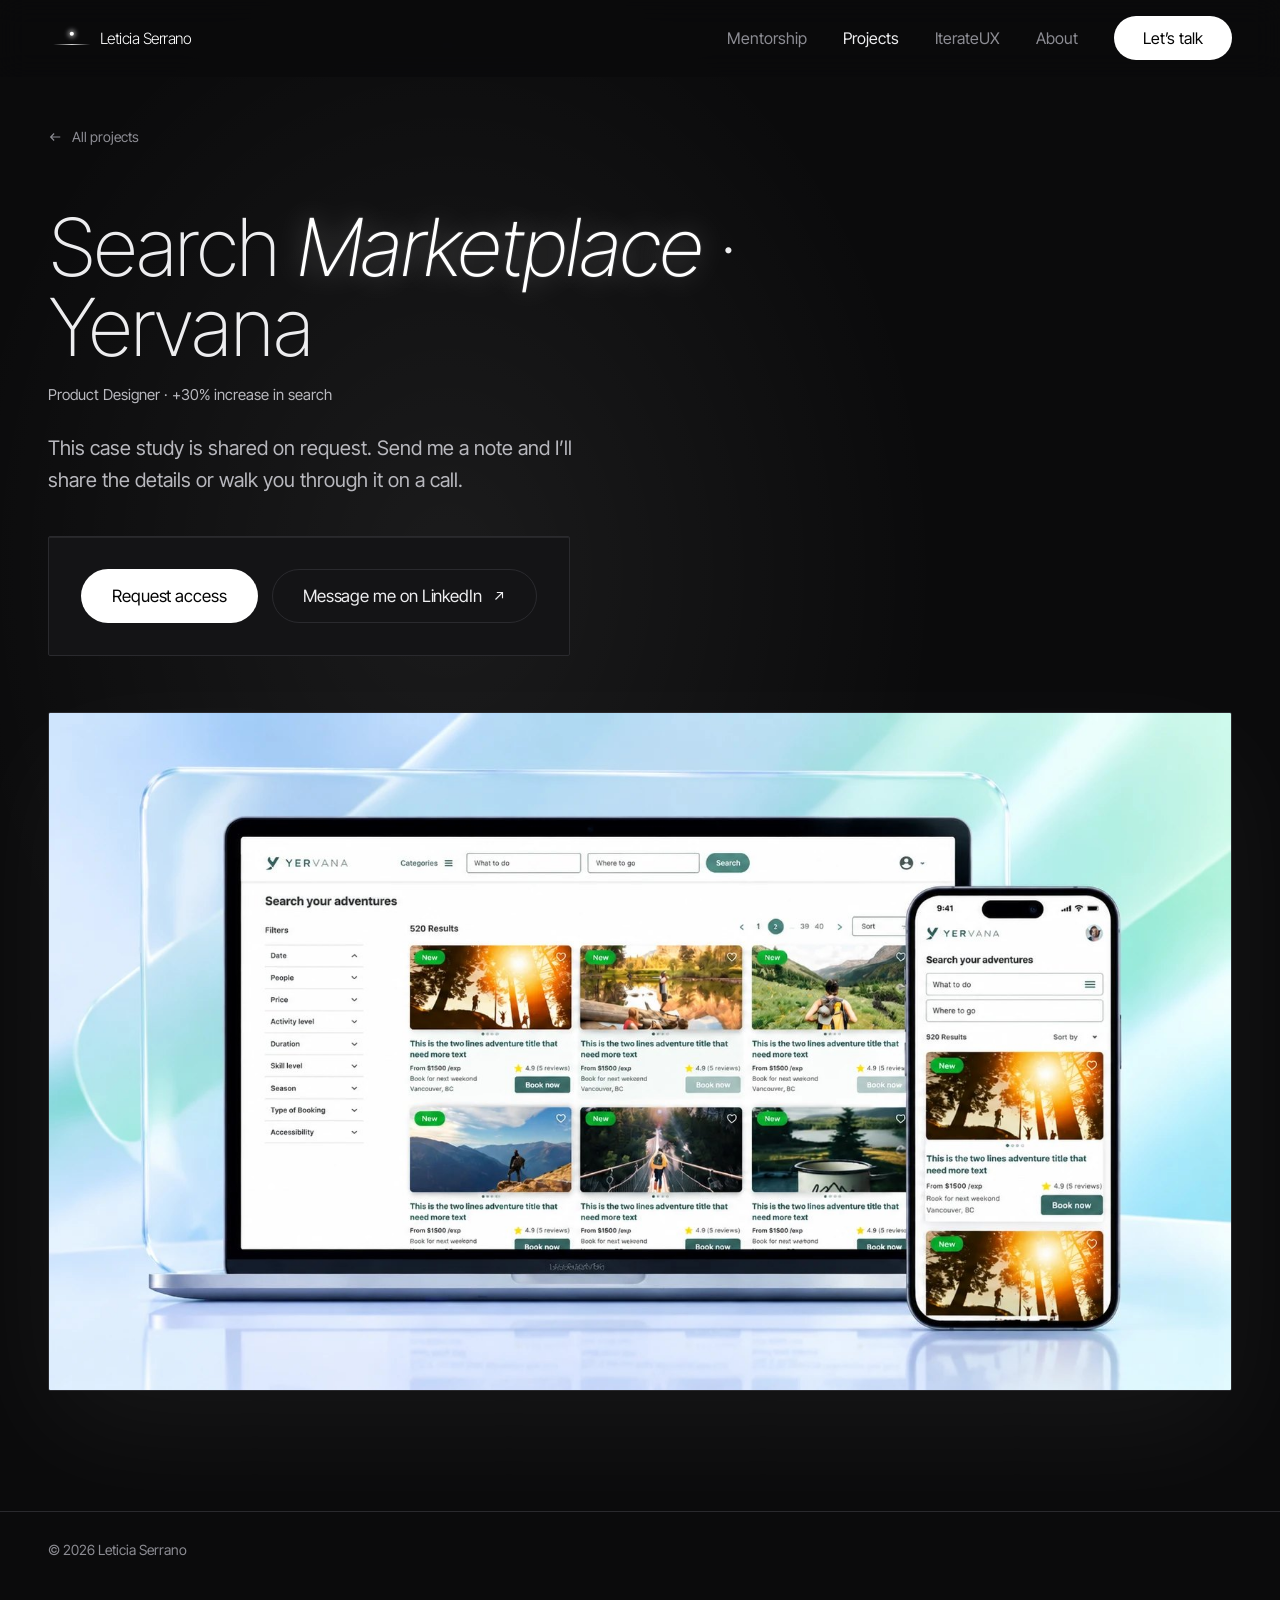
<file: case-study/yervana-marketplace.html>
<!doctype html>
<html lang="en" class="no-js">
<head>
  <meta charset="utf-8">
  <meta name="viewport" content="width=device-width, initial-scale=1">
  <title>Search Marketplace · Yervana · Leticia Serrano</title>
  <meta name="description" content="Search Marketplace for Yervana: case study shared on request.">
  <meta name="theme-color" content="#0b0b0c">
  <link rel="icon" href="../favicon.ico?v=2" sizes="any">
  <link rel="icon" href="../favicon.svg?v=2" type="image/svg+xml">
  <link rel="apple-touch-icon" href="../apple-touch-icon.png?v=2">
  <link rel="preconnect" href="https://fonts.googleapis.com">
  <link rel="preconnect" href="https://fonts.gstatic.com" crossorigin>
  <link rel="stylesheet" href="https://fonts.googleapis.com/css2?family=Inter+Tight:ital,wght@0,200;0,300;0,400;0,500;1,200;1,300&display=swap">
  <link rel="stylesheet" href="../assets/styles.css">
</head>
<body>
  <a class="skip" href="#main">Skip to content</a>
  <header class="nav">
    <div class="wrap nav__inner">
      <a class="nav__brand" href="../index.html"><svg class="nav__logo" focusable="false" xmlns="http://www.w3.org/2000/svg" viewBox="-10 -12 420 58" role="img" aria-label="Leticia Serrano"><defs><linearGradient id="beam2" x1="0" x2="1" y1="0" y2="0"><stop offset="0" stop-color="#FFFFFF" stop-opacity="0"/><stop offset="0.5" stop-color="#FFFFFF"/><stop offset="1" stop-color="#FFFFFF" stop-opacity="0"/></linearGradient><filter id="glow2" x="-100%" y="-100%" width="300%" height="300%"><feGaussianBlur stdDeviation="5"/></filter></defs><g transform="translate(0 4.7) scale(0.8)"><circle cx="45" cy="5" r="10" fill="#FFFFFF" opacity="0.45" filter="url(#glow2)"/><circle cx="45" cy="5" r="5" fill="#FFFFFF"/><rect x="0" y="30" width="90" height="2" fill="url(#beam2)"/></g><text x="90" y="28" font-family="'Inter Tight', Inter, system-ui, sans-serif" font-size="30" font-weight="300" letter-spacing="-1" fill="#FFFFFF">Leticia Serrano</text></svg></a>
      <button class="nav__toggle" type="button" aria-expanded="false" aria-controls="nav-links">Menu</button>
      <ul class="nav__links" id="nav-links">
        <li><a href="../index.html#mentoring">Mentorship</a></li>
        <li><a href="../index.html#projects" aria-current="page">Projects</a></li>
        <li><a href="../index.html#iterateux">IterateUX</a></li>
        <li><a href="../index.html#about">About</a></li>
        <li><a class="btn btn--primary" href="../index.html#contact">Let’s talk</a></li>
      </ul>
    </div>
  </header>
  <main id="main">
    <section class="cs-hero gate">
      <div class="wrap">
        <a class="back" href="../index.html#projects"><svg class="arrow" viewBox="0 0 16 16" fill="none" stroke="currentColor" stroke-width="1.3" aria-hidden="true"><path d="M14 8H3M7 4L3 8l4 4"/></svg> All projects</a>
        <h1 class="display gate__title">Search <span class="lit">Marketplace</span> · Yervana</h1>
        <p class="meta">Product Designer · +30% increase in search</p>
        <p class="body-l gate__lede">This case study is shared on request. Send me a note and I’ll share the details or walk you through it on a call.</p>
        <div class="card gate__form gate__form--request">
          <a class="btn btn--primary btn--lg" href="../index.html#contact">Request access</a>
          <a class="btn btn--ghost btn--lg" href="https://www.linkedin.com/in/leticiacserrano/" target="_blank" rel="noopener">Message me on LinkedIn <svg class="arrow arrow--ne" viewBox="0 0 16 16" fill="none" stroke="currentColor" stroke-width="1.3" aria-hidden="true"><path d="M4 12L12 4M5.5 4H12v6.5"/></svg></a>
        </div>
        <figure class="request__shot"><img src="../assets/img/yervana-marketplace.jpg" alt="Yervana adventure marketplace on a laptop and a phone" width="1658" height="949"></figure>
      </div>
    </section>
  </main>
  <footer class="footer">
    <div class="wrap footer__inner">
      <span class="label">© <span data-year>2026</span> Leticia Serrano</span>
    </div>
  </footer>
  <script src="../assets/site.js"></script>
</body>
</html>
</file>
<file: assets/styles.css>
/* ==========================================================================
   Leticia Serrano — Portfolio Design System
   "Dark room. Light on the proof."
   Monochrome. Light is the only accent, and it lands on evidence.
   ========================================================================== */

:root {
  /* Ink scale — no hue. Text tokens are >= 4.5:1 on --room. */
  --void: #050505;
  --room: #0b0b0c;      /* bg */
  --surface: #141416;
  --raised: #1e1e21;
  --line: #2a2a2e;      /* 1px */
  --muted: #8c8c93;     /* 5.9:1 */
  --soft: #b8b8be;      /* body */
  --ink: #ededef;       /* text */
  --light: #ffffff;     /* highlight only */

  /* Light tokens */
  --spot: radial-gradient(ellipse 60% 50% at 50% 35%, rgba(255,255,255,.075), transparent 70%);
  --rim: inset 0 1px 0 rgba(255,255,255,.08);
  --glow-text: 0 0 28px rgba(255,255,255,.35), 0 0 2px rgba(255,255,255,.25);
  --glow-lit: 0 0 80px rgba(255,255,255,.10), 0 0 24px rgba(255,255,255,.08);
  --beam: linear-gradient(90deg, transparent, rgba(255,255,255,.55), transparent);

  /* Type */
  --sans: "Inter Tight", system-ui, -apple-system, "Segoe UI", sans-serif;

  /* Layout */
  --max: 1268px;
  --gutter: clamp(16px, 5vw, 48px);
  --section: clamp(96px, 14vw, 176px);
  --radius: 2px;
  --ease: cubic-bezier(.2,.7,.2,1);
}

*,
*::before,
*::after { box-sizing: border-box; }

html { -webkit-text-size-adjust: 100%; scroll-behavior: smooth; }
@media (prefers-reduced-motion: reduce) {
  html { scroll-behavior: auto; }
  *, *::before, *::after { transition: none !important; animation: none !important; }
}

body {
  margin: 0;
  background: var(--room);
  color: var(--ink);
  font-family: var(--sans);
  font-size: 16px;
  line-height: 1.65;
  font-weight: 400;
  -webkit-font-smoothing: antialiased;
  -moz-osx-font-smoothing: grayscale;
  overflow-x: hidden;
}

img { display: block; max-width: 100%; height: auto; }
[hidden] { display: none !important; }
a { color: inherit; text-decoration: none; }
button { font: inherit; color: inherit; }
::selection { background: var(--light); color: var(--void); }

:focus-visible {
  outline: 1px solid var(--light);
  outline-offset: 4px;
  border-radius: 2px;
}

.skip {
  position: absolute; left: 16px; top: -60px; z-index: 100;
  background: var(--light); color: var(--void); padding: 10px 16px; border-radius: 999px;
}
.skip:focus { top: 16px; }

.wrap { width: 100%; max-width: calc(var(--max) + var(--gutter) * 2); margin: 0 auto; padding: 0 var(--gutter); }
.section { padding: var(--section) 0 0; position: relative; }
.section--spot::before {
  content: ""; position: absolute; inset: 0; background: var(--spot); pointer-events: none; z-index: -1;
}

/* ---------- Typography scale (weight rises as size falls) ---------- */
.display-xl { font-size: clamp(56px, 10vw, 128px); line-height: .95; font-weight: 200; letter-spacing: -.045em; margin: 0; }
.display    { font-size: clamp(44px, 7vw, 80px);   line-height: 1;   font-weight: 200; letter-spacing: -.04em;  margin: 0; }
.h1         { font-size: clamp(36px, 5vw, 56px);   line-height: 1.05; font-weight: 300; letter-spacing: -.03em; margin: 0; }
.h2         { font-size: clamp(28px, 3.4vw, 36px); line-height: 1.15; font-weight: 300; letter-spacing: -.02em; margin: 0; }
.h3         { font-size: 24px; line-height: 1.3; font-weight: 400; letter-spacing: -.01em; margin: 0; }
.body-l     { font-size: clamp(18px, 1.6vw, 20px); line-height: 1.6; font-weight: 400; color: var(--soft); margin: 0; }
.body       { font-size: 16px; line-height: 1.65; color: var(--soft); margin: 0; }
.small      { font-size: 14px; line-height: 1.55; color: var(--muted); margin: 0; }
/* Small labels: Inter, normal case (the system no longer uses a monospace face) */
.label {
  font-family: var(--sans); font-size: 14px; line-height: 1.4; font-weight: 400;
  letter-spacing: 0; color: var(--muted); margin: 0;
}

/* The accent: lit, slanted, 1–3 words per headline. */
.lit {
  font-style: italic; font-weight: 200; color: var(--light); text-shadow: var(--glow-text);
}
.glow { color: var(--light); text-shadow: var(--glow-text); }
.placeholder { color: var(--muted); font-style: normal; }

/* ---------- Navigation ---------- */
.nav {
  position: sticky; top: 0; z-index: 50;
  background: rgba(11,11,12,.72);
  backdrop-filter: saturate(140%) blur(14px);
  -webkit-backdrop-filter: saturate(140%) blur(14px);
  border-bottom: 1px solid transparent;
  transition: border-color .3s var(--ease);
}
.nav.is-scrolled { border-bottom-color: var(--line); }
.nav__inner { display: flex; align-items: center; justify-content: space-between; gap: 24px; height: 76px; }
.nav__brand { display: inline-flex; align-items: center; color: var(--ink); white-space: nowrap; }
.nav__logo { display: block; height: 30px; width: auto; max-width: 62vw; }
.nav__links { display: flex; align-items: center; gap: 36px; list-style: none; margin: 0; padding: 0; }
.nav__links a:not(.btn) { color: var(--muted); font-size: 16px; transition: color .2s; }
.nav__links a:not(.btn):hover, .nav__links a[aria-current="page"] { color: var(--ink); }
.nav__toggle {
  display: none; background: none; border: 1px solid var(--line); border-radius: 999px;
  height: 44px; padding: 0 18px; cursor: pointer; font-size: 15px;
}
@media (max-width: 820px) {
  .nav__toggle { display: inline-flex; align-items: center; }
  .nav__links {
    position: absolute; top: 76px; left: 0; right: 0;
    flex-direction: column; align-items: stretch; gap: 0;
    background: var(--room); border-bottom: 1px solid var(--line);
    padding: 8px var(--gutter) 24px;
    display: none;
  }
  .nav.is-open .nav__links { display: flex; }
  .nav__links li a:not(.btn) { display: block; padding: 14px 0; border-bottom: 1px solid var(--line); font-size: 18px; }
  .nav__links li:last-child { margin-top: 20px; }
  .nav__links .btn { width: 100%; }
}

/* ---------- Buttons ---------- */
.btn {
  display: inline-flex; align-items: center; justify-content: center; gap: 10px;
  min-height: 44px; padding: 0 28px; border-radius: 999px;
  font-size: 16px; font-weight: 400; letter-spacing: -.005em; white-space: nowrap;
  border: 1px solid transparent; cursor: pointer;
  transition: box-shadow .25s var(--ease), border-color .25s var(--ease), background .25s var(--ease);
}
.btn--lg { min-height: 54px; padding: 0 30px; font-size: 17px; }
/* Primary = the only white fill on a screen; hover adds light, never colour. */
.btn--primary { background: var(--light); color: var(--void); }
.btn--primary:hover { box-shadow: 0 0 0 4px rgba(255,255,255,.08), 0 0 32px rgba(255,255,255,.28); }
.btn--ghost { background: transparent; color: var(--ink); border-color: var(--line); }
.btn--ghost:hover { border-color: var(--muted); box-shadow: 0 0 24px rgba(255,255,255,.06); }

.link {
  display: inline-flex; align-items: center; gap: 12px;
  color: var(--ink); padding-bottom: 8px; border-bottom: 1px solid var(--line);
  transition: border-color .25s var(--ease), color .25s;
}
.link:hover { border-color: var(--ink); color: var(--light); }
.link .arrow { transition: transform .25s var(--ease); }
.link:hover .arrow { transform: translateX(3px); }
.link:hover .arrow--ne { transform: translate(2px,-2px); }
.back { display: inline-flex; align-items: center; gap: 10px; color: var(--muted); font-size: 14px; }
.back:hover { color: var(--ink); }

.arrow { width: 14px; height: 14px; flex: none; }

/* ---------- Tags ---------- */
.tags { display: flex; flex-wrap: wrap; gap: 8px; list-style: none; margin: 0; padding: 0; }
.tag {
  font-family: var(--sans); font-size: 13px;
  padding: 5px 13px; border: 1px solid var(--line); border-radius: 999px; color: var(--soft);
}

/* ---------- Cards ---------- */
.card {
  background: var(--surface); border: 1px solid var(--line); border-radius: var(--radius);
  box-shadow: var(--rim);
}
/* The inverted (lit) card: brightest object in the system, reserved for what customers said. */
.card--lit {
  background: var(--ink); color: var(--void); border-color: var(--ink);
  box-shadow: var(--glow-lit);
}
.card--lit .label { color: #55555b; }
.card--lit .body, .card--lit .small { color: #3a3a3f; }

/* ---------- Hairline / beam ---------- */
.rule { height: 1px; background: var(--line); border: 0; margin: 0; }
.beam { height: 1px; background: var(--beam); border: 0; margin: 0; opacity: .5; }

/* ---------- Reveal on scroll ---------- */
.reveal { opacity: 0; transform: translateY(16px); transition: opacity .9s var(--ease), transform .9s var(--ease); }
.reveal.is-in { opacity: 1; transform: none; }
.no-js .reveal { opacity: 1; transform: none; }

/* ==========================================================================
   Home
   ========================================================================== */

.hero { position: relative; padding: clamp(96px, 16vw, 176px) 0 0; isolation: isolate; }
.hero::before {
  content: ""; position: absolute; inset: -76px 0 0; z-index: -1; pointer-events: none;
  background: radial-gradient(ellipse 55% 60% at 40% 30%, rgba(255,255,255,.07), transparent 70%);
}
.hero__title { max-width: 16ch; }
.hero__lede { max-width: 36ch; margin: 40px 0 0; }
.hero__ctas { display: flex; flex-wrap: wrap; gap: 16px; margin-top: 44px; }

/* Hero second row: lede + CTAs, with the interview beside them */
.hero__row { display: grid; grid-template-columns: minmax(0, 1fr) minmax(0, 520px); gap: clamp(32px, 5vw, 72px); align-items: start; }
.hero__row > * { min-width: 0; }

/* Full-screen photo hero. The portrait sits right and fades into the room behind the text;
   a soft light follows the cursor and reveals the original colour (pointer devices only). */
.hero--photo { min-height: calc(100vh - 76px); padding-top: clamp(80px, 12vw, 150px); }
.hero--photo::before { display: none; }
.hero__photo { position: absolute; inset: 0; z-index: -1; overflow: hidden; background: var(--room); }
/* The frame is one screen tall, so a taller hero never zooms the face; it fades out at the bottom */
.hero__frame {
  position: absolute; top: 0; right: 0; width: min(78%, 1400px); height: calc(100vh - 76px); max-height: 100%;
  -webkit-mask-image: linear-gradient(to bottom, #000 72%, transparent 100%); mask-image: linear-gradient(to bottom, #000 72%, transparent 100%);
}
.hero__img {
  position: absolute; inset: 0; width: 100%; height: 100%;
  object-fit: cover; object-position: 50% 22%; filter: grayscale(1) contrast(1.05) brightness(.9);
}
.hero__img--color {
  filter: none; opacity: 0; transition: opacity .6s var(--ease);
  -webkit-mask-image: radial-gradient(circle var(--r, 260px) at var(--mx, 50%) var(--my, 40%), #000 0%, #000 30%, transparent 72%);
          mask-image: radial-gradient(circle var(--r, 260px) at var(--mx, 50%) var(--my, 40%), #000 0%, #000 30%, transparent 72%);
}
.hero__photo.is-lit .hero__img--color { opacity: 1; }
.hero__shade {
  position: absolute; inset: 0; pointer-events: none;
  background:
    linear-gradient(90deg, var(--room) 0%, rgba(11,11,12,.85) 10%, rgba(11,11,12,.35) 30%, transparent 48%);
}
.hero--photo .hero__title { max-width: 11ch; font-size: clamp(52px, 7.2vw, 104px); }
.hero--photo .hero__row { grid-template-columns: minmax(0, 560px); }
.hero--photo .video { max-width: 440px; }
@media (max-width: 760px) {
  /* Phones: the portrait becomes a banner above the text instead of sitting behind it */
  .hero--photo { min-height: 0; padding-top: 0; }
  .hero__photo { position: relative; inset: auto; height: min(62vh, 520px); z-index: 0; margin-bottom: 8px; }
  .hero__frame { width: 100%; height: 100%; max-height: none; -webkit-mask-image: none; mask-image: none; }
  .hero__img { object-position: 54% 18%; }
  .hero__shade { background: linear-gradient(to top, var(--room) 0%, rgba(11,11,12,.4) 22%, transparent 45%); }
}
@media (max-width: 900px) { .hero__row { grid-template-columns: 1fr; } }

/* Video card: a quiet facade until clicked. Not lit: the headline keeps the light. */
.video { margin: 40px 0 0; }
.video__play, .video iframe {
  display: block; width: 100%; max-width: 100%; aspect-ratio: 16 / 9; border-radius: var(--radius);
  border: 1px solid var(--line); box-shadow: var(--rim);
}
.video__play {
  position: relative; cursor: pointer; text-align: left; padding: 22px;
  background: radial-gradient(ellipse 70% 80% at 30% 20%, var(--raised), var(--surface) 70%);
  display: flex; flex-direction: column; justify-content: flex-end; gap: 6px;
  transition: border-color .25s var(--ease), box-shadow .25s var(--ease);
}
.video__play:hover { border-color: var(--muted); box-shadow: var(--rim), 0 0 40px rgba(255,255,255,.06); }
.video__play { overflow: hidden; isolation: isolate; }
.video__thumb {
  position: absolute; inset: 0; width: 100%; height: 100%; object-fit: cover; z-index: -2;
  filter: grayscale(1) contrast(1.05) brightness(.82); transition: filter .4s var(--ease), transform 1.2s var(--ease);
}
/* Fade behind the label so it stays readable over any frame */
.video__play.has-thumb::before {
  content: ""; position: absolute; inset: 0; z-index: -1; pointer-events: none;
  background: linear-gradient(to top, rgba(5,5,5,.88) 0%, rgba(5,5,5,.35) 45%, rgba(5,5,5,.1) 100%);
}
/* Hover reveals the original colour (pointer devices only, so a tap never leaves it stuck in colour) */
@media (hover: hover) { .video__play:hover .video__thumb { filter: grayscale(0) contrast(1) brightness(.9); transform: scale(1.015); } }
.video__play.has-thumb .video__icon { background: rgba(11,11,12,.55); backdrop-filter: blur(6px); -webkit-backdrop-filter: blur(6px); }
.video__icon {
  position: absolute; top: 50%; left: 50%; transform: translate(-50%, -50%);
  width: 64px; height: 64px; border-radius: 50%; display: grid; place-items: center;
  border: 1px solid var(--muted); color: var(--ink); padding-left: 3px;
  transition: border-color .25s, color .25s;
}
.video__play:hover .video__icon { border-color: var(--light); color: var(--light); }
@media (max-width: 520px) { .video__icon { top: 20px; left: 20px; transform: none; width: 48px; height: 48px; } }
.video__title { font-size: 22px; font-weight: 300; letter-spacing: -.015em; color: var(--ink); }
.video__cap { margin-top: 16px; font-size: 15px; }

.stats {
  display: grid; grid-template-columns: repeat(4, minmax(0,1fr)); gap: 32px;
  margin-top: clamp(96px, 12vw, 150px); padding-top: 32px; border-top: 1px solid var(--line);
}
.stat__value { font-size: clamp(40px, 4.4vw, 52px); line-height: 1.1; font-weight: 200; letter-spacing: -.035em; color: var(--ink); }
.stat__value--text { font-size: 20px; font-weight: 400; letter-spacing: -.01em; line-height: 1.4; padding-top: 4px; }
.stat__label { color: var(--muted); font-size: 15px; margin-top: 6px; }
@media (max-width: 900px) { .stats { grid-template-columns: repeat(2, minmax(0,1fr)); row-gap: 40px; } }

.section-head { display: flex; justify-content: space-between; align-items: end; gap: 24px; flex-wrap: wrap; margin-bottom: 56px; }

/* Projects */
.projects { display: grid; gap: 32px; }
.project {
  display: grid; grid-template-columns: minmax(0, 1.85fr) minmax(0, 1fr);
  background: var(--surface); border: 1px solid var(--line); border-radius: var(--radius);
  overflow: hidden; box-shadow: var(--rim);
  transition: border-color .3s var(--ease);
}
.project:hover { border-color: #3a3a3f; }
.project__media { background: #f2f2f3; display: grid; place-items: center; overflow: hidden; min-height: 280px; }
.project__media img { width: 100%; height: 100%; object-fit: cover; transition: transform 1.2s var(--ease); }
.project:hover .project__media img { transform: scale(1.015); }
.project__media--empty {
  background: radial-gradient(ellipse at 40% 30%, #2a2a2e, var(--surface) 75%);
  color: var(--muted); font-family: var(--sans); font-size: 12px;
}
.project__body { padding: clamp(24px, 3vw, 40px); display: flex; flex-direction: column; gap: 18px; }
.project__title { font-size: clamp(24px, 2.4vw, 30px); line-height: 1.15; font-weight: 300; letter-spacing: -.02em; margin: 0; }
.project__meta { font-size: 14px; color: var(--ink); padding-top: 18px; border-top: 1px solid var(--line); }
.project__metric { display: flex; align-items: center; gap: 18px; margin: 8px 0; }
.project__metric .num { font-size: clamp(48px, 5vw, 64px); font-weight: 200; letter-spacing: -.04em; line-height: 1; white-space: nowrap; }
.project__metric .what { font-size: 14px; color: var(--soft); line-height: 1.45; max-width: 18ch; }
.project__body .link { align-self: flex-start; margin-top: auto; font-size: 15px; }
@media (max-width: 900px) {
  .project { grid-template-columns: 1fr; }
  .project__media { min-height: 220px; aspect-ratio: 16/10; }
}

/* IterateUX */
.split { display: grid; grid-template-columns: minmax(0,1fr) minmax(0,1fr); gap: clamp(40px, 6vw, 72px); align-items: center; }
@media (max-width: 900px) { .split { grid-template-columns: 1fr; } }
.metrics-2 { display: grid; grid-template-columns: 1fr 1fr; gap: 24px; padding-top: 32px; margin-top: 36px; border-top: 1px solid var(--line); }
.big-num { font-size: clamp(52px, 6vw, 76px); line-height: 1; font-weight: 200; letter-spacing: -.045em; }
.photo { position: relative; border-radius: var(--radius); overflow: hidden; border: 1px solid var(--line); }
.photo::after { content: ""; position: absolute; inset: 0; box-shadow: inset 0 0 120px rgba(0,0,0,.25); pointer-events: none; }
.photo--glow { box-shadow: 0 30px 120px rgba(255,255,255,.06); }

/* About */
.about { display: grid; grid-template-columns: minmax(0, 1fr) minmax(0, 1fr); gap: clamp(40px, 5vw, 76px); align-items: start; }
@media (max-width: 980px) { .about { grid-template-columns: 1fr; } }
.carousel { position: relative; }
.carousel__track { position: relative; aspect-ratio: 4 / 5; max-width: 100%; overflow: hidden; background: var(--surface); border-radius: var(--radius); }
.carousel__slide { position: absolute; inset: 0; opacity: 0; transition: opacity .7s var(--ease); }
.carousel__slide.is-active { opacity: 1; }
/* Photos display in grayscale: the system is monochrome. Remove the filter to show them in colour. */
.carousel__slide img { width: 100%; height: 100%; object-fit: cover; object-position: 50% 30%; filter: grayscale(1) contrast(1.04); transition: filter .6s var(--ease); }
/* Hover reveals the original colour (pointer devices only) */
@media (hover: hover) { .carousel__track:hover .carousel__slide img { filter: grayscale(0) contrast(1); } }
/* Wide variant (IterateUX team): 4:3 group photos, with the section's glow */
.carousel--wide .carousel__track { aspect-ratio: 4 / 3; box-shadow: 0 30px 120px rgba(255,255,255,.06); border: 1px solid var(--line); }
.carousel--wide .carousel__slide img { object-position: 50% 50%; }
/* Controls sit below the photo so they never cover a face */
.carousel__foot { display: flex; justify-content: space-between; align-items: center; gap: 16px; margin-top: 20px; }
.carousel__foot .carousel__dots { margin-top: 0; }
.carousel__foot .carousel__btns { position: static; }
.carousel__foot .carousel__btn { background: var(--raised); border: 1px solid var(--line); }
/* A wider-than-frame shot (video call grid) is shown whole, not cropped */
.carousel__slide--fit { display: grid; place-items: center; background: var(--void); }
.carousel__slide--fit img { height: auto; object-fit: contain; }
.carousel__slide--empty { display: grid; place-items: center; font-family: var(--sans); font-size: 12px; color: var(--muted); background: radial-gradient(ellipse at 40% 30%, #26262a, var(--surface) 75%); }
.carousel__btns { position: absolute; right: 24px; bottom: 24px; display: flex; gap: 10px; }
.carousel__btn {
  width: 48px; height: 48px; border-radius: 50%; border: 0; cursor: pointer;
  background: rgba(40,40,44,.75); color: var(--ink); display: grid; place-items: center;
  backdrop-filter: blur(8px); -webkit-backdrop-filter: blur(8px); transition: background .2s;
}
.carousel__btn:hover { background: rgba(60,60,66,.9); }
.carousel__dots { display: flex; gap: 10px; margin-top: 28px; }
.carousel__dot { width: 24px; height: 24px; border: 0; background: none; padding: 0; cursor: pointer; display: grid; place-items: center; }
.carousel__dot::before { content: ""; width: 14px; height: 2px; background: var(--line); transition: width .3s var(--ease), background .3s; }
.carousel__dot[aria-current="true"] { width: 44px; }
.carousel__dot[aria-current="true"]::before { width: 34px; background: var(--light); box-shadow: 0 0 10px rgba(255,255,255,.5); }

.quote { padding: clamp(24px, 3vw, 34px); }
.quote__text { font-size: clamp(22px, 2.2vw, 28px); line-height: 1.3; font-weight: 400; letter-spacing: -.015em; margin: 0; color: var(--void); }
.quote__cite { display: block; margin-top: 20px; font-size: 14px; font-style: normal; color: #4a4a50; }
.logos { margin-top: 40px; padding-top: 32px; border-top: 1px solid var(--line); }
.about-personal { margin-top: 16px; font-size: 17px; }
.logos img { width: min(100%, 460px); mix-blend-mode: lighten; filter: grayscale(1) brightness(1.05); }

/* Process: interactive two-track flow, closed by the customer-feedback loop */
.flow { margin-top: 0; }
.flow-svg { display: block; width: 100%; max-width: 100%; height: auto; overflow: visible; font-family: var(--sans); }
.flow-divider { stroke: var(--line); stroke-width: 1; stroke-dasharray: 5 6; }
.flow-phase { fill: var(--ink); font-size: 16px; font-weight: 500; letter-spacing: -.005em; }
.flow-track { fill: var(--muted); font-size: 15px; }
.flow-edge { fill: none; stroke: var(--line); stroke-width: 1.5; transition: stroke .5s var(--ease); }
.flow-edge.is-done { stroke: var(--soft); }
.flow-arrowhead { fill: none; stroke: var(--muted); stroke-width: 1.5; stroke-linecap: round; stroke-linejoin: round; }
.flow-node { cursor: pointer; outline: none; }
.flow-node rect { fill: var(--surface); stroke: var(--line); stroke-width: 1; transition: fill .35s var(--ease), stroke .35s var(--ease); }
.flow-node text { fill: var(--soft); font-size: 16px; pointer-events: none; transition: fill .35s var(--ease); }
.flow-node:hover rect { stroke: var(--muted); }
.flow-node:hover text { fill: var(--ink); }
.flow-node:focus-visible rect { stroke: var(--light); stroke-width: 1.5; }
.flow-node.is-active rect { fill: var(--ink); stroke: var(--ink); }
.flow-node.is-active text { fill: var(--void); }
.flow-node.is-active { filter: drop-shadow(0 0 18px rgba(255,255,255,.28)); }
/* The loop is the lit element of this section */
.flow-node--lit rect { fill: var(--ink); stroke: var(--ink); }
.flow-node--lit text { fill: var(--void); font-weight: 500; font-size: 15px; }
.flow-node--lit { filter: drop-shadow(0 0 14px rgba(255,255,255,.16)); }
.flow-node--lit:hover rect { stroke: var(--light); }
.flow-node--lit:hover text { fill: var(--void); }
.flow-node--lit.is-active { filter: drop-shadow(0 0 26px rgba(255,255,255,.45)); }

.flow-ai { fill: var(--soft); font-family: var(--sans); font-size: 11px; pointer-events: none; }
.flow-node--ai rect { stroke-dasharray: none; }
.flow-node.is-active .flow-ai { fill: #55555b; }
.flow-head { display: flex; justify-content: space-between; align-items: flex-end; gap: 24px 40px; flex-wrap: wrap; margin-top: 32px; }
.flow-intro { max-width: 52ch; margin: 0; }
.flow-switch { display: flex; align-items: center; gap: 16px; flex-wrap: wrap; }
.flow-switch .seg { margin-top: 0; }
.flow-mode { margin-top: 40px; }
.flow-item__ai { margin-top: 6px; padding: 1px 8px; border: 1px solid var(--line); border-radius: 999px; font-family: var(--sans); font-size: 11px; color: var(--muted); }
.flow-item.is-active .flow-item__ai { color: #55555b; border-color: #c9c9ce; }
.flow-changes { list-style: none; margin: 40px 0 0; padding: 0; display: grid; grid-template-columns: repeat(3, minmax(0, 1fr)); gap: 24px; }
.flow-changes li { border-top: 1px solid var(--line); padding-top: 18px; min-width: 0; }
.flow-changes p { margin: 10px 0 0; color: var(--soft); font-size: 15px; line-height: 1.6; }
@media (max-width: 760px) { .flow-changes { grid-template-columns: 1fr; } }
.flow-list { display: none; list-style: none; margin: 0; padding: 0; }
.flow-item {
  width: 100%; display: flex; flex-direction: column; align-items: flex-start; gap: 2px; text-align: left;
  min-height: 56px; padding: 12px 16px; background: var(--surface); border: 1px solid var(--line); border-radius: var(--radius);
  cursor: pointer; transition: background .3s var(--ease), border-color .3s;
}
.flow-list li + li { margin-top: 22px; position: relative; }
.flow-list li + li::before { content: ""; position: absolute; left: 24px; top: -22px; height: 22px; width: 1px; background: var(--line); }
.flow-item__phase { font-family: var(--sans); font-size: 11px; color: var(--muted); }
.flow-item__label { font-size: 17px; color: var(--ink); }
.flow-item.is-active { background: var(--ink); border-color: var(--ink); box-shadow: 0 0 24px rgba(255,255,255,.18); }
.flow-item.is-active .flow-item__label { color: var(--void); }
.flow-item.is-active .flow-item__phase { color: #55555b; }
.flow-item--lit { border-style: dashed; border-color: var(--muted); }

.flow-panel {
  display: flex; justify-content: space-between; align-items: flex-end; gap: 24px; flex-wrap: wrap;
  margin-top: 40px; padding-top: 28px; border-top: 1px solid var(--line); min-height: 150px;
}
.flow-detail { max-width: 58ch; min-width: 0; }
.flow-detail__title { font-size: clamp(24px, 2.4vw, 30px); font-weight: 300; letter-spacing: -.02em; margin: 10px 0 8px; }
.flow-controls { display: flex; align-items: center; gap: 18px; }
@media (max-width: 760px) {
  .flow-svg { display: none; }
  .flow-list { display: block; }
}

/* Mentoring */
/* Two session cards + the mentorship video in one row */
.offers { display: grid; grid-template-columns: minmax(0, 1fr) minmax(0, 1fr) minmax(0, 1.7fr); gap: 20px; margin-top: 48px; align-items: stretch; }
.offers__video { display: grid; gap: 14px; min-width: 0; }
.offers__video .video { margin: 0; }
@media (max-width: 1100px) { .offers { grid-template-columns: minmax(0, 1fr) minmax(0, 1fr); } .offers__video { grid-column: 1 / -1; } }
@media (max-width: 640px) { .offers { grid-template-columns: 1fr; } }
.offer { padding: 24px 26px; display: flex; flex-direction: column; }
.offer__name { font-size: 22px; font-weight: 300; letter-spacing: -.015em; margin: 0; }
.offer .body { font-size: 15px; }
.offer__head { display: flex; justify-content: space-between; align-items: baseline; gap: 12px; }
.offer__price { font-size: clamp(40px, 4vw, 48px); font-weight: 200; letter-spacing: -.04em; line-height: 1; margin: 20px 0 14px; }
.offer .btn { align-self: flex-start; margin-top: auto; }
.offer .body { margin-bottom: 22px; }
.qr { width: 134px; padding: 0; background: #fff; border-radius: 2px; box-shadow: 0 0 40px rgba(255,255,255,.12); flex: none; }
.qr { display: block; transition: box-shadow .25s var(--ease); }
.qr:hover { box-shadow: 0 0 0 4px rgba(255,255,255,.08), 0 0 48px rgba(255,255,255,.22); }
.qr img { width: 100%; height: auto; }
.mentoring-head { display: flex; justify-content: space-between; align-items: center; gap: 32px; }
@media (max-width: 720px) { .qr { display: none; } }

/* Testimonials */
.testimonials { display: grid; grid-template-columns: 1fr 1fr; gap: 24px; margin-top: 56px; }
@media (max-width: 900px) { .testimonials { grid-template-columns: 1fr; } }
.testimonial { padding: clamp(28px, 3vw, 42px); display: flex; flex-direction: column; }
.testimonial--dark .quote__text { color: var(--ink); }
.testimonial--dark .testimonial__body { color: var(--soft); }
.testimonial--dark .testimonial__who { border-top-color: var(--line); }
.testimonial--dark .testimonial__name { color: var(--ink); }
.testimonial--dark .testimonial__role { color: var(--muted); }
.testimonial__body { margin: 24px 0 0; font-size: 16px; line-height: 1.7; color: #3a3a3f; }
.testimonial__body p { margin: 0 0 14px; }
.testimonial__who { margin-top: auto; padding-top: 22px; border-top: 1px solid #c9c9ce; }
.testimonial__name { font-weight: 500; color: var(--void); font-size: 16px; }
.testimonial__role { font-size: 14px; color: #55555b; }
.testimonial__spacer { flex: 1; min-height: 32px; }

/* Contact / footer */
.contact { padding: var(--section) 0 clamp(64px, 8vw, 96px); position: relative; isolation: isolate; }
.contact::before {
  content: ""; position: absolute; inset: 0; z-index: -1; pointer-events: none;
  background: radial-gradient(ellipse 50% 60% at 30% 50%, rgba(255,255,255,.06), transparent 70%);
}
.contact__links { display: flex; flex-wrap: wrap; gap: 28px; margin-top: 44px; }
.contact__grid { display: grid; grid-template-columns: minmax(0, 1fr) minmax(0, 520px); gap: clamp(40px, 6vw, 88px); align-items: start; }
@media (max-width: 900px) { .contact__grid { grid-template-columns: 1fr; } }
.contact__email { display: flex; align-items: baseline; flex-wrap: wrap; gap: 8px 16px; margin-top: 40px; }
.contact__address { font-size: 18px; color: var(--ink); user-select: all; overflow-wrap: anywhere; }
.contact__copy {
  background: none; border: 1px solid var(--line); border-radius: 999px; color: var(--soft);
  font-family: var(--sans); font-size: 12px; min-height: 32px; padding: 0 14px; cursor: pointer;
}
.contact__copy:hover { border-color: var(--muted); color: var(--ink); }

/* Form: input style from the components page (surface fill, hairline, mono label) */
.contact-form { padding: clamp(24px, 3vw, 36px); display: grid; gap: 22px; }
.field { display: grid; gap: 10px; }
.input {
  width: 100%; min-height: 52px; padding: 14px 16px; font: inherit; font-size: 16px; color: var(--ink);
  background: var(--room); border: 1px solid var(--line); border-radius: var(--radius);
  transition: border-color .2s var(--ease), box-shadow .2s var(--ease);
}
.input::placeholder { color: var(--muted); }
.input:hover { border-color: #3a3a3f; }
.input:focus { outline: none; border-color: var(--soft); box-shadow: 0 0 0 3px rgba(255,255,255,.06); }
.input[aria-invalid="true"] { border-color: var(--soft); }
.input--area { resize: vertical; min-height: 140px; line-height: 1.6; }
.hp { position: absolute; left: -9999px; width: 1px; height: 1px; overflow: hidden; }
.contact-form__foot { display: flex; align-items: center; flex-wrap: wrap; gap: 16px 20px; }
.contact-form__status { margin: 0; flex: 1 1 200px; min-width: 0; }
.contact-form__status.is-ok { color: var(--ink); }
.contact-form__status.is-error { color: var(--ink); }
.btn[disabled] { opacity: .6; cursor: progress; }

.footer { border-top: 1px solid var(--line); padding: 28px 0 40px; }
.footer__inner { display: flex; justify-content: space-between; gap: 16px; flex-wrap: wrap; }

/* ==========================================================================
   Case study
   ========================================================================== */
.cs-hero { padding: 48px 0 0; position: relative; isolation: isolate; }
.cs-hero::before {
  content: ""; position: absolute; inset: -76px 0 -120px; z-index: -1; pointer-events: none;
  background: radial-gradient(ellipse 55% 55% at 35% 35%, rgba(255,255,255,.065), transparent 70%);
}
.cs-hero .display { margin-top: 56px; max-width: 16ch; }
.cs-hero .meta { margin-top: 24px; color: var(--soft); font-size: 15px; }
.cs-metrics { display: grid; grid-template-columns: repeat(3, minmax(0,1fr)); gap: 32px; margin-top: 56px; padding-top: 40px; border-top: 1px solid var(--line); }
.cs-metrics .num { font-size: clamp(44px, 5vw, 64px); font-weight: 200; letter-spacing: -.04em; line-height: 1; }
.cs-metrics .what { margin-top: 10px; font-size: 14px; color: var(--soft); }
@media (max-width: 640px) { .cs-metrics { grid-template-columns: 1fr; gap: 28px; } }

.cs-row { display: grid; grid-template-columns: minmax(0, 1fr) minmax(0, 1.55fr); gap: clamp(32px, 5vw, 72px); }
@media (max-width: 820px) { .cs-row { grid-template-columns: 1fr; gap: 20px; } }
.cs-row .lead { font-size: clamp(18px, 1.6vw, 20px); color: var(--ink); line-height: 1.55; margin: 0 0 18px; }

.steps { display: grid; grid-template-columns: repeat(4, minmax(0,1fr)); gap: 24px; margin-top: 48px; list-style: none; padding: 0; counter-reset: s; }
.steps li { border-top: 1px solid var(--line); padding-top: 20px; }
.steps .n { font-family: var(--sans); font-size: 12px; color: var(--muted); }
.steps h3 { font-size: 20px; font-weight: 400; letter-spacing: -.01em; margin: 10px 0 10px; }
@media (max-width: 900px) { .steps { grid-template-columns: 1fr 1fr; } }
@media (max-width: 520px) { .steps { grid-template-columns: 1fr; } }

.insight { padding: clamp(28px, 4vw, 48px); margin-top: var(--section); }
.insight__title { font-size: clamp(24px, 2.6vw, 32px); font-weight: 300; letter-spacing: -.02em; line-height: 1.2; margin: 0; color: var(--void); max-width: 30ch; }
.insight__grid { display: grid; grid-template-columns: repeat(3, minmax(0,1fr)); gap: 24px; margin-top: 28px; padding-top: 24px; border-top: 1px solid #c9c9ce; }
.insight__grid h4 { margin: 0 0 6px; font-size: 16px; font-weight: 500; color: var(--void); }
.insight__foot { margin: 28px 0 0; color: var(--void); font-size: 16px; }
@media (max-width: 720px) { .insight__grid { grid-template-columns: 1fr; } }

.moments { display: grid; grid-template-columns: repeat(3, minmax(0,1fr)); gap: 20px; margin-top: 28px; }
.moments figure { margin: 0; }
.moments img { border-radius: var(--radius); border: 1px solid var(--line); }
.moments figcaption { margin-top: 12px; font-size: 15px; color: var(--ink); }
.parts { display: grid; grid-template-columns: repeat(3, minmax(0,1fr)); gap: 20px; margin-top: 48px; }
.parts .card { padding: 22px 24px; display: block; transition: border-color .25s; }
.parts a.card:hover { border-color: #3a3a3f; }
.parts .n { font-family: var(--sans); font-size: 12px; color: var(--muted); }
.parts h3 { font-size: 22px; font-weight: 300; letter-spacing: -.015em; margin: 8px 0 4px; }
@media (max-width: 720px) { .moments, .parts { grid-template-columns: 1fr; } }

.chapter { display: flex; justify-content: space-between; align-items: baseline; gap: 24px; flex-wrap: wrap; padding-bottom: 24px; border-bottom: 1px solid var(--line); }
.chapter .small { color: var(--soft); }

.shot { margin-top: 72px; }
.shot__head { display: flex; align-items: center; gap: 14px; }
.shot__title { font-size: clamp(22px, 2.2vw, 26px); font-weight: 300; letter-spacing: -.015em; margin: 0; }
.note-btn {
  width: 36px; height: 36px; border-radius: 50%; border: 1px solid var(--line); background: transparent;
  display: grid; place-items: center; cursor: pointer; color: var(--ink); box-shadow: 0 0 18px rgba(255,255,255,.08);
  transition: border-color .2s;
}
.note-btn:hover, .note-btn[aria-expanded="true"] { border-color: var(--muted); }
.note { margin: 14px 0 0; max-width: 64ch; color: var(--soft); }
.note[hidden] { display: none; }
.seg {
  display: inline-flex; margin-top: 20px; padding: 4px; border: 1px solid var(--line); border-radius: 999px; gap: 2px;
}
.seg button {
  min-height: 36px; padding: 0 18px; border: 0; border-radius: 999px; background: transparent; color: var(--soft);
  cursor: pointer; font-size: 14px; transition: background .2s, color .2s, box-shadow .2s;
}
.seg button[aria-pressed="true"] { background: var(--light); color: var(--void); box-shadow: 0 0 18px rgba(255,255,255,.2); }
.shot__rule { margin-top: 20px; }
.shot__frame { margin-top: 28px; position: relative; box-shadow: 0 40px 120px rgba(255,255,255,.05); }
.shot__frame img { width: 100%; border-radius: var(--radius); }
.shot__frame [data-view] { display: none; }
.shot__frame [data-view].is-shown { display: block; }
.shot__empty {
  aspect-ratio: 16 / 10; display: grid; place-items: center; text-align: center; padding: 24px;
  background: var(--surface); border: 1px dashed var(--line); border-radius: var(--radius);
  font-family: var(--sans); font-size: 12px; color: var(--muted);
}

.continue { display: flex; justify-content: space-between; align-items: center; gap: 24px; padding: 26px clamp(20px, 3vw, 28px); margin-top: var(--section); transition: border-color .25s; }
.continue:hover { border-color: #3a3a3f; }
.continue:hover .arrow { transform: translateX(3px); }
.continue .arrow { transition: transform .25s var(--ease); }
.continue h2 { font-size: clamp(22px, 2.4vw, 28px); font-weight: 300; letter-spacing: -.02em; margin: 4px 0 0; }

/* Password gate on protected case studies */
.gate { padding-bottom: clamp(64px, 10vw, 120px); }
.gate__eyebrow { margin-top: 56px; }
.gate .gate__title { margin-top: 56px; }
.gate__lede { margin-top: 24px; max-width: 44ch; }
.gate__form { margin-top: 40px; max-width: 520px; padding: clamp(22px, 3vw, 32px); display: grid; gap: 22px; }
.gate__foot { display: flex; align-items: center; flex-wrap: wrap; gap: 14px 20px; }
.gate__status { margin: 0; flex: 1 1 200px; min-width: 0; }
.gate__status.is-error { color: var(--ink); }
.gate .meta { margin-top: 16px; color: var(--soft); font-size: 15px; }
.gate__form--request { display: flex; flex-wrap: wrap; gap: 14px; align-items: center; width: fit-content; max-width: 100%; }
.request__shot { margin: 56px 0 0; border: 1px solid var(--line); border-radius: var(--radius); overflow: hidden; box-shadow: 0 40px 120px rgba(255,255,255,.05); }
.request__shot img { width: 100%; }
.gate__ask { margin-top: 28px; }
.gate__ask .link { padding-bottom: 4px; }

.outcome-num { display: flex; align-items: flex-end; flex-wrap: wrap; gap: 8px 24px; margin-top: clamp(64px, 9vw, 110px); }
.outcome-num .num { font-size: clamp(96px, 18vw, 220px); font-weight: 200; letter-spacing: -.055em; line-height: .85; }
.outcome-num .what { font-size: clamp(16px, 1.6vw, 20px); color: var(--soft); padding-bottom: 12px; }
</file>
